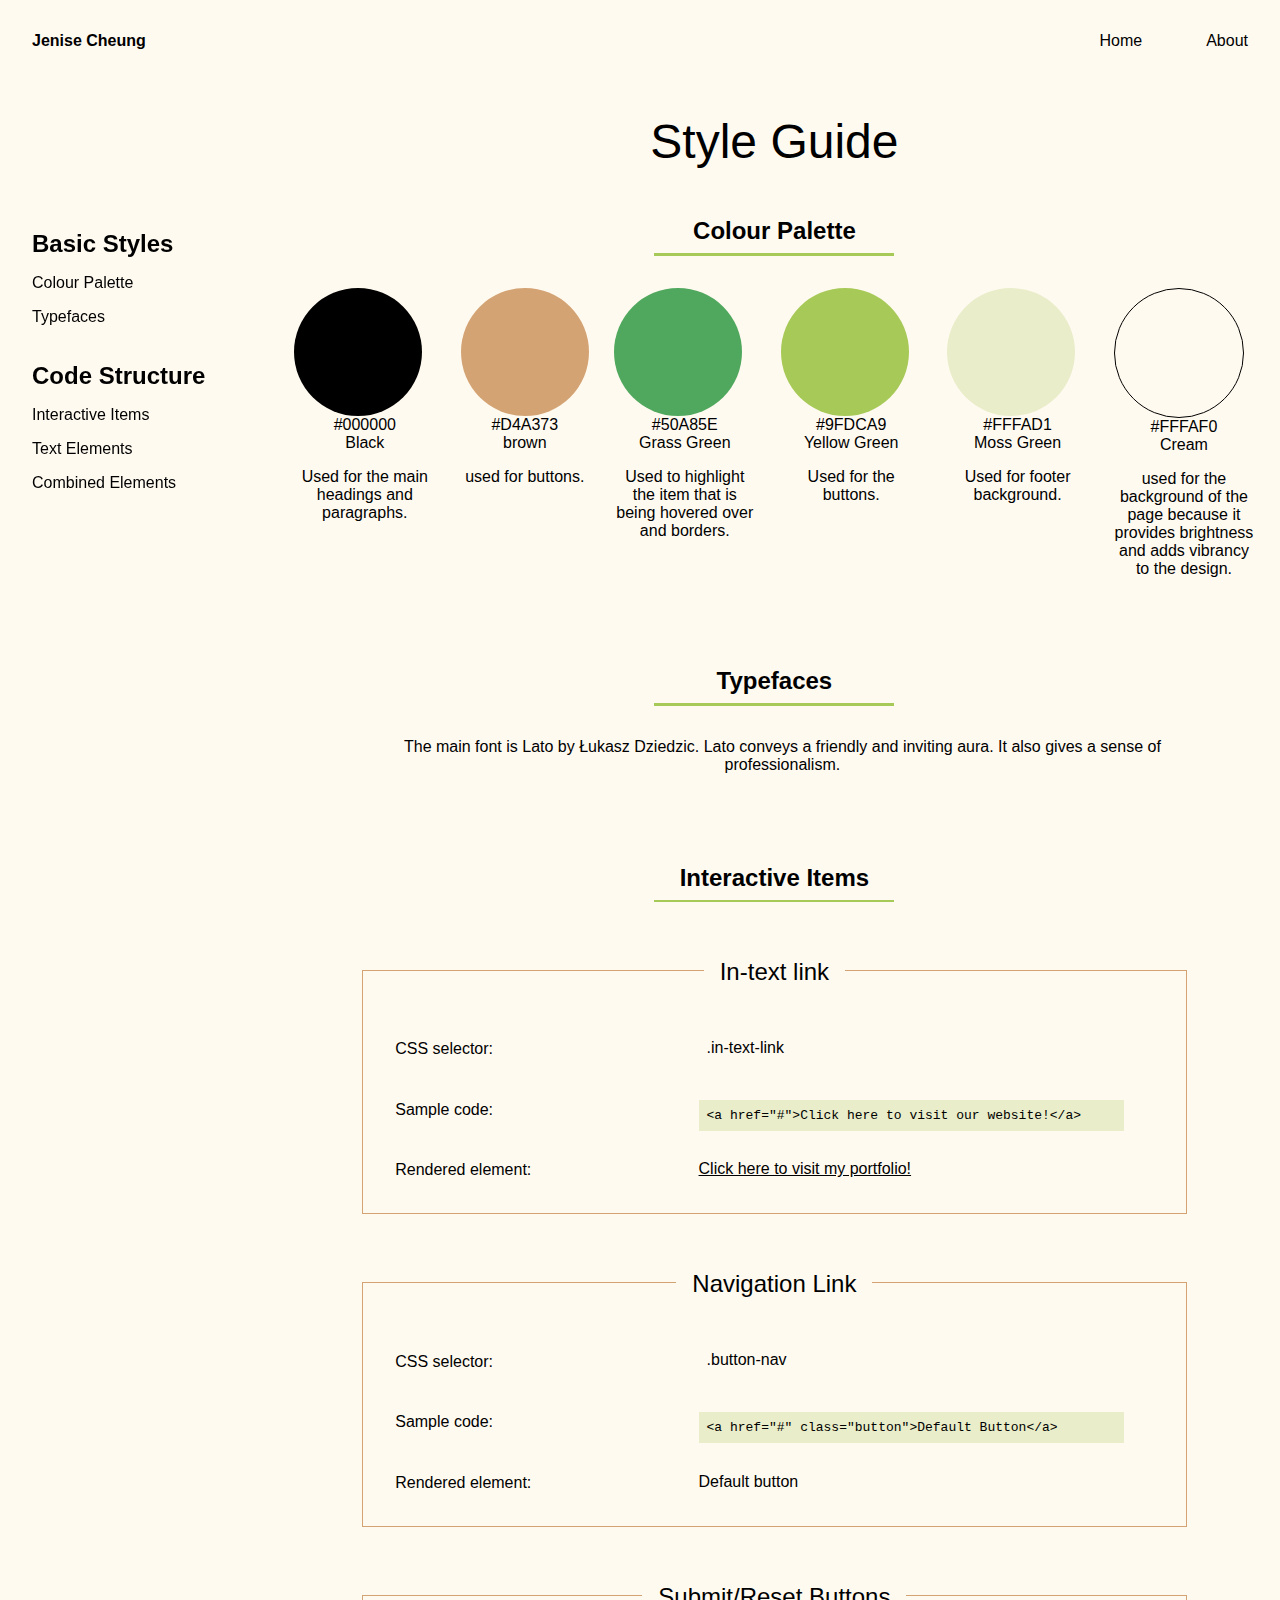
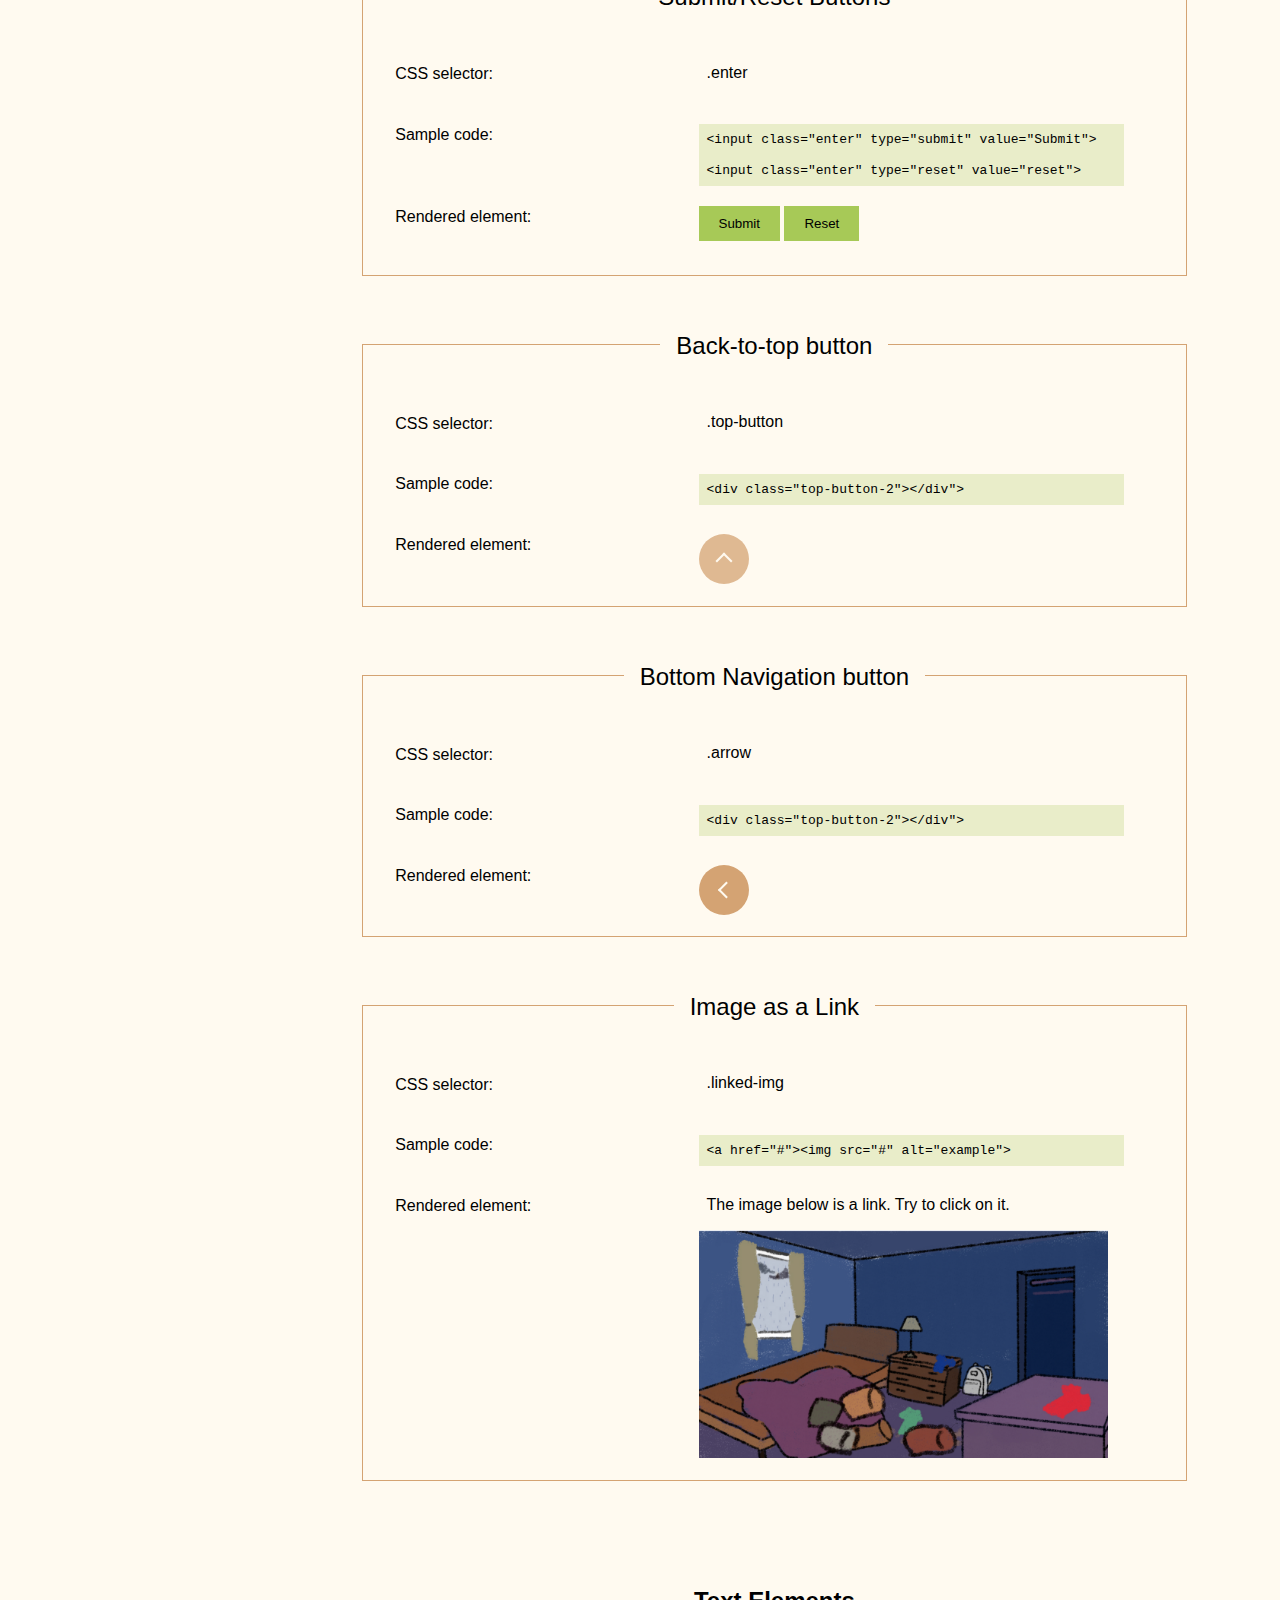
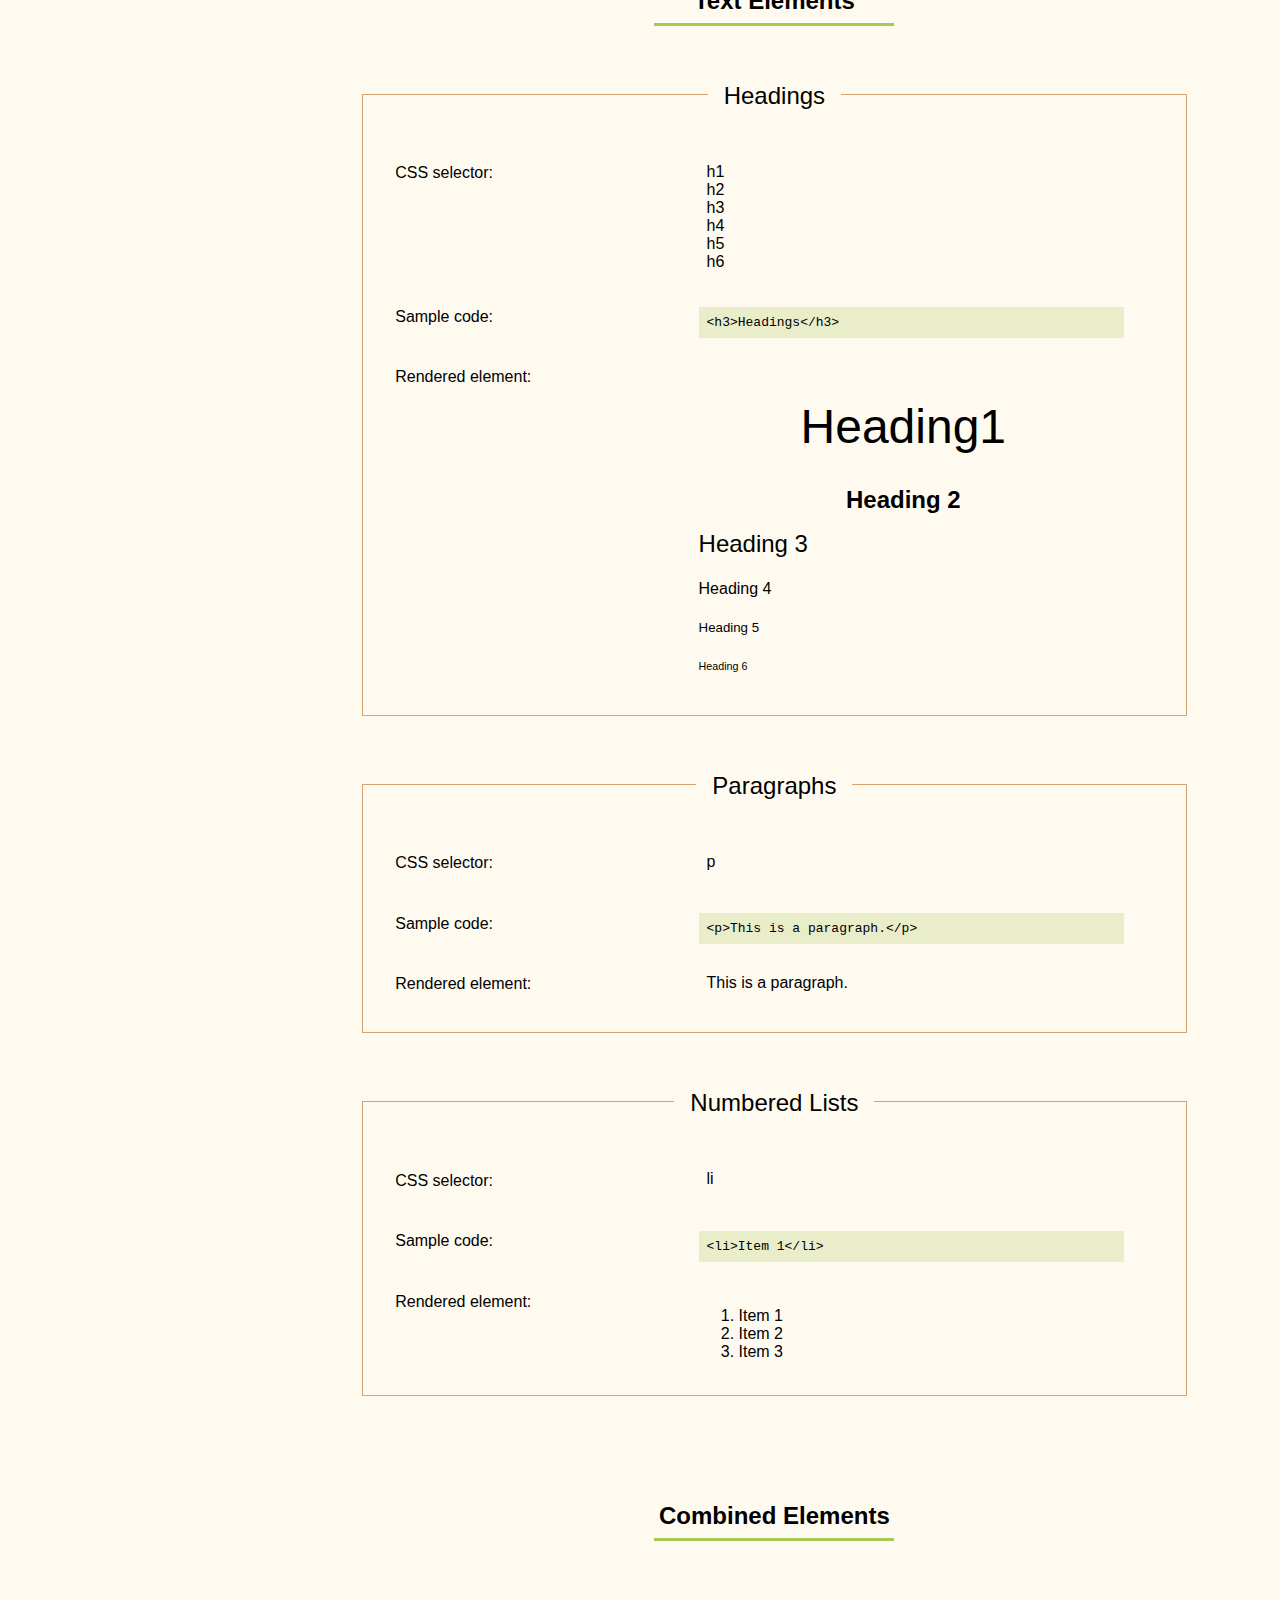
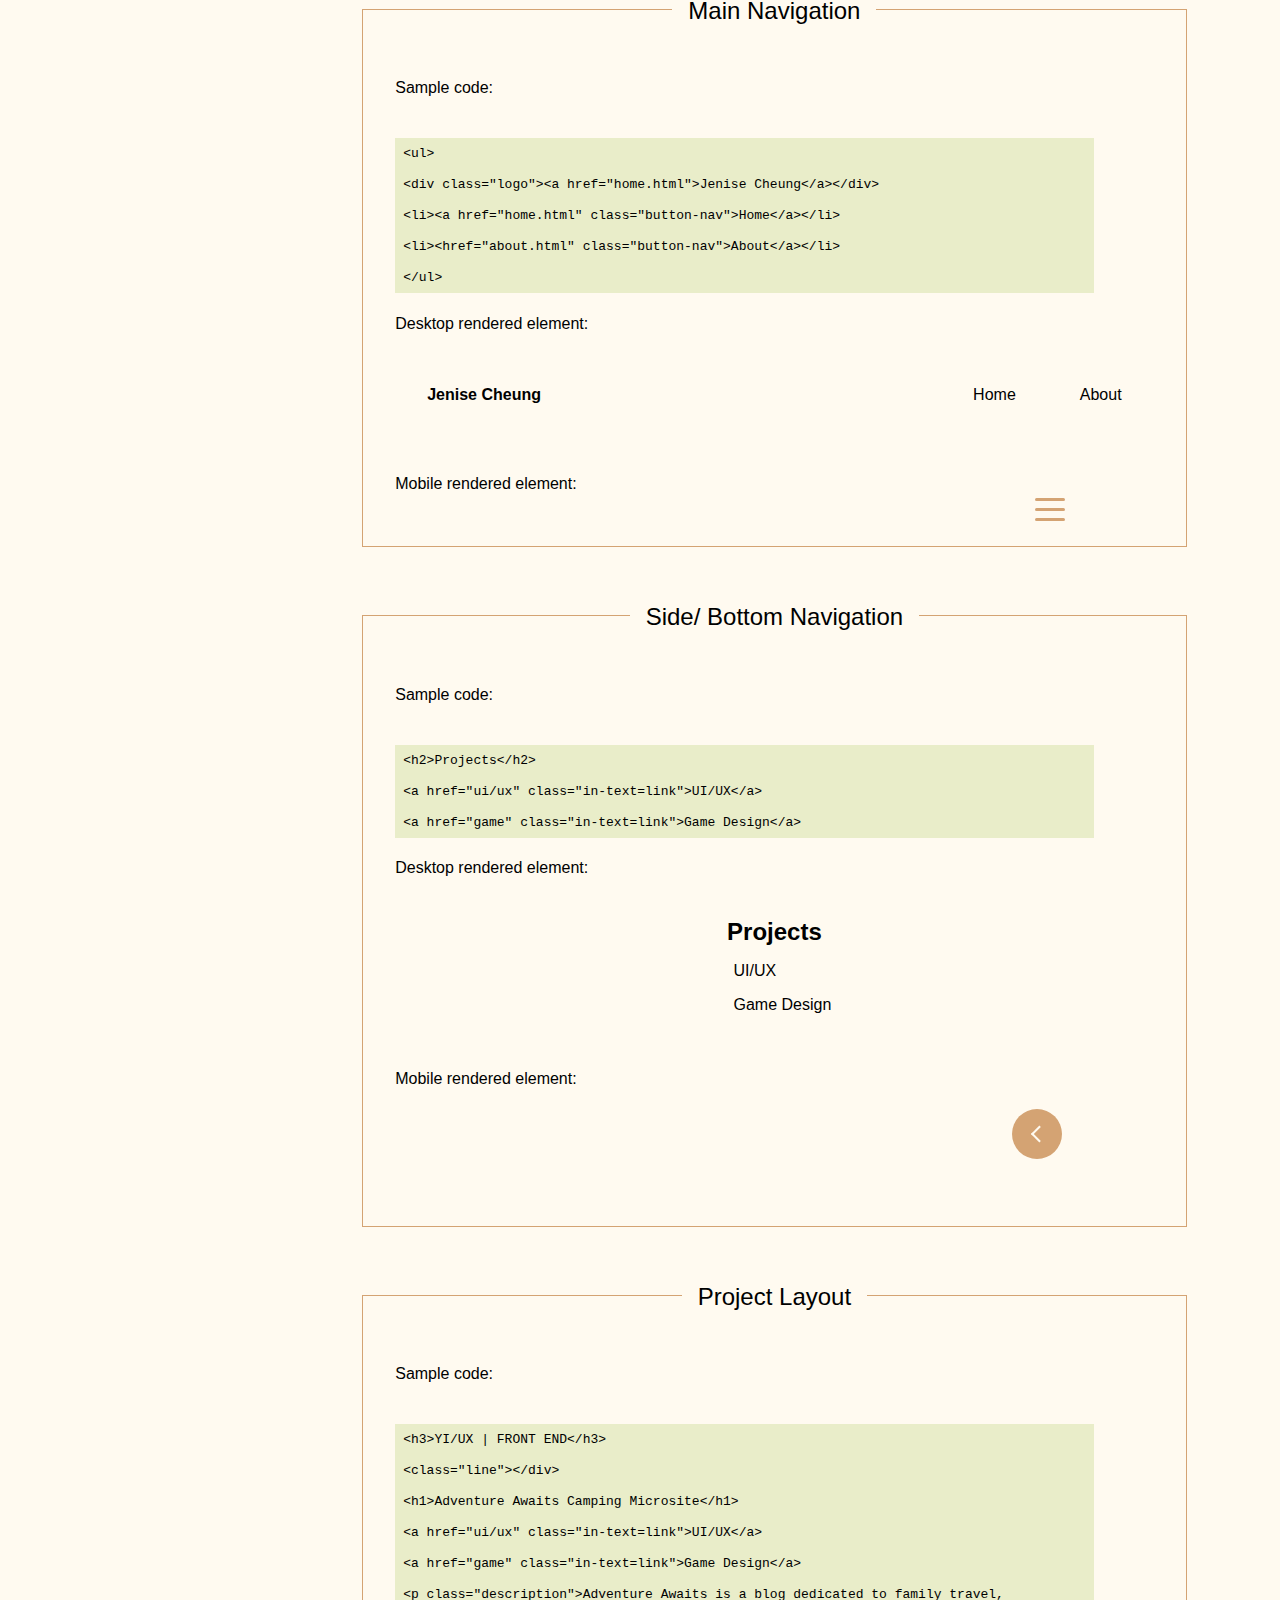
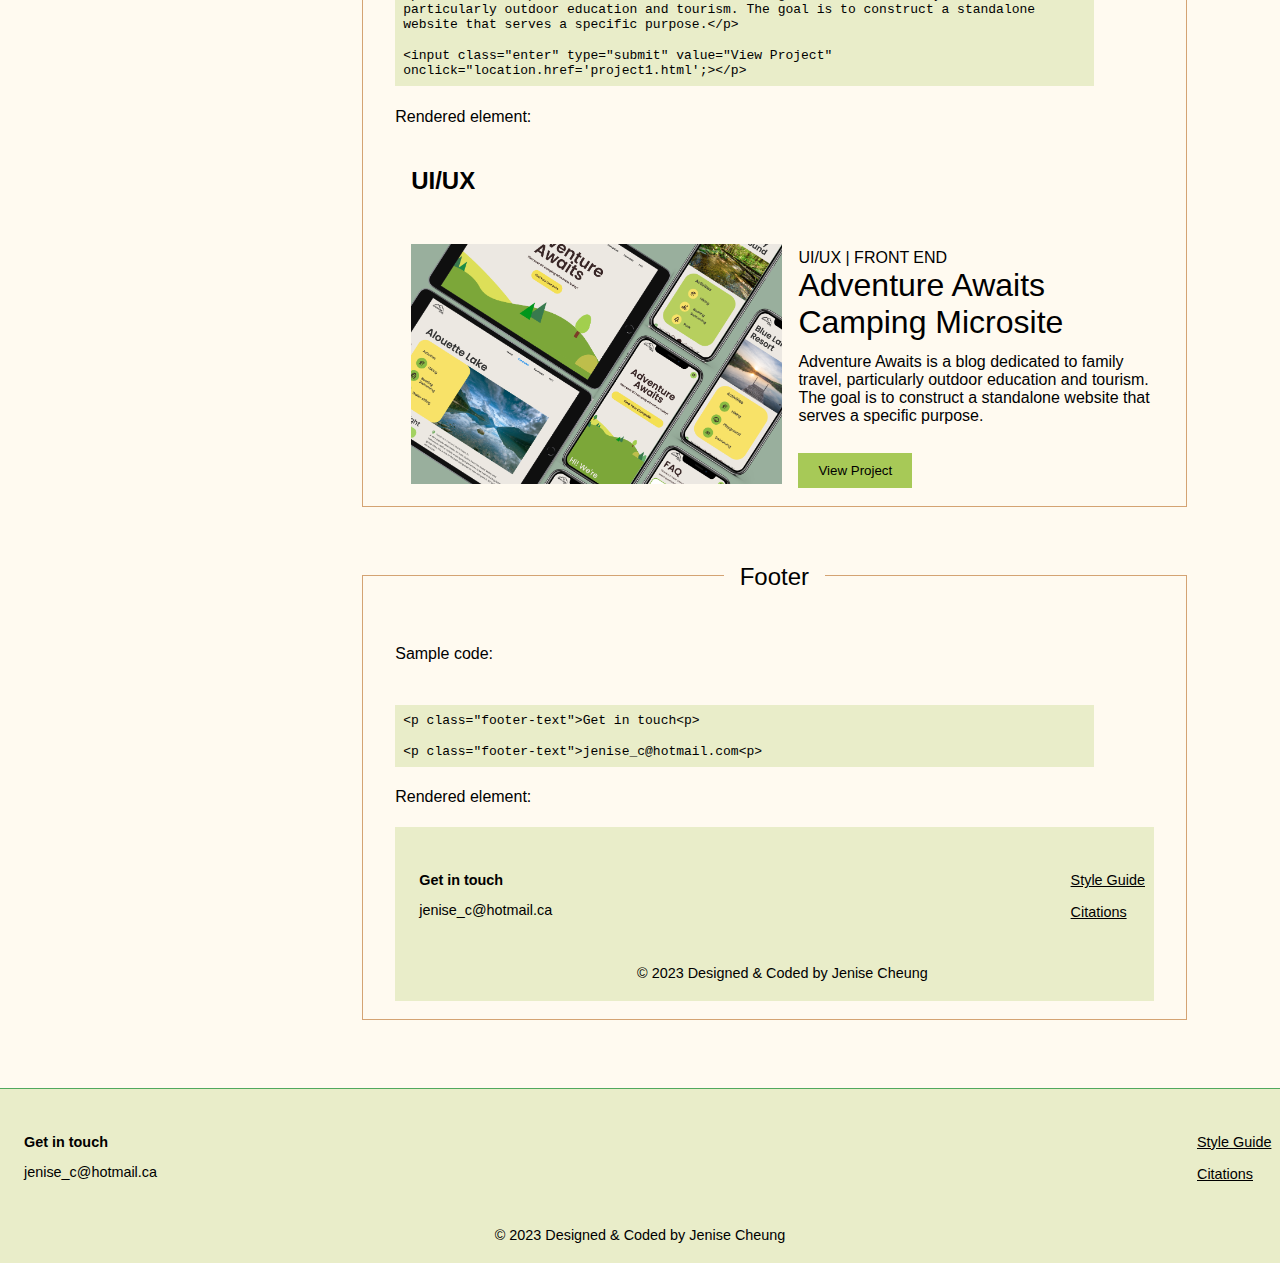
<file: index.html>
<!DOCTYPE html>
<html lang="en">

<head>
  <meta charset="utf-8">
  <meta name="viewport" content="width=device-width, initial-scale=1.0">
  <title> Style Guide</title>

  <link href="css/main.css" rel="stylesheet">
  <link href="css/index.css" rel="stylesheet">
  <script src="https://code.jquery.com/jquery-3.6.0.min.js"></script>

</head>

<body>
  
  <header>
    <div class="topbanner">
      <div class="logo"><a href="home.html">Jenise Cheung</a></div>
        <nav>
          <ul>
              <li><a href="home.html" class="button-nav">Home</a></li>
              <li><a href="about.html" class="button-nav">About</a></li>
          </ul>
        </nav>
    </div>
  </header>

  <!--Top Navigation-->
  <div class="menu-wrap">
    <input type="checkbox" class="toggler" id="toggle">
    <div class="menu">
      <div>
        <div>
          <ul>
            <li><a href="home.html" class="button-nav">Home</a></li>
            <li><a href="about.html" class="button-nav">About</a></li>
          </ul>
        </div>
      </div>
    </div>
  </div>
  
  <section class="hamburger">
    <nav class="navbar">
      <div class="container-fluid">
        <button class="navbar-toggler first-button animated-icon1" type="button" data-mdb-toggle="collapse"
          data-mdb-target="#toggle" aria-controls="navbarToggleExternalContent9"
          aria-expanded="false" aria-label="Toggle navigation">
          <span></span><span></span><span></span>
        </button>
      </div>
    </nav>
    <div class="collapse" id="navbarToggleExternalContent9">
    </div>
  </section>
  <!--End of Top Navigation-->

  <!--Back to top navigation-->
  <div class="top-button"></div>

  <!--End of back to top navigation-->

  <section class="index">
    <div class="index-box">
      <!--Bottom Navigation-->
      <div class="index-left">
        <h2>Basic Styles</h2>
        <a href="#colours" class="in-text-link">Colour Palette</a>
        <a href="#fonts" class="in-text-link">Typefaces</a>
      
        <h2>Code Structure</h2>
        <a href="#items" class="in-text-link">Interactive Items</a>
        <a href="#texts" class="in-text-link">Text Elements</a>
        <a href="#elements" class="in-text-link">Combined Elements</a>
      </div>

  

      <div class="mobile-bottom-nav">
        <input type="checkbox">

        <section class="arrow">
          <nav class="navbar">
              <button class="navbar-toggler first-button animated-icon2" type="button"></button>
          </nav>
        </section>
 
     
        <div class="bottom-menu">
          <div class="mobile-bottom-nav__item">
            <a href="#colours" class="mobile-bottom-nav__item-content">Colour Palette</a>		
          </div>

          <div class="mobile-bottom-nav__item">
            <a href="#fonts" class="mobile-bottom-nav__item-content">Typeface</a>		
          </div>

          <div class="mobile-bottom-nav__item">
            <a href="#items" class="mobile-bottom-nav__item-content">Interactive Items</a>		
          </div>
        
          <div class="mobile-bottom-nav__item">
            <a href="#texts" class="mobile-bottom-nav__item-content">Text Elements</a>
          </div>
        
          <div class="mobile-bottom-nav__item">
            <a href="#elements" class="mobile-bottom-nav__item-content">Combined Elements</a>
          </div>

          <div class="mobile-bottom-nav__item">
          </div>
          <div class="mobile-bottom-nav__item">
          </div>
          <div class="mobile-bottom-nav__item">
          </div>

          <div class="mobile-bottom-nav__item">
          </div>
        </div>
      </div>

      <!--Bottom Navigation-->

      <div class="citations-right">
        <h1 class="title">Style Guide</h1>
        <div class="right-side">
          <h2 id="colours">Colour Palette</h2>
          <div class="border"></div>
          <div class = "image-container">
            <div class="column">
              <div class="colour-box" id="black"></div>
              <p>#000000 <br> Black</p>
              <p class="note">Used for the main headings and paragraphs.</p>
            </div>

            <div class="column">
              <div class="colour-box" id="brown"></div>
              <p>#D4A373 <br> brown</p>
              <p class="note">used for buttons.</p>
            </div>

            <div class="column">
              <div class="colour-box" id="grass"></div>
              <p>#50A85E <br> Grass Green </p>
              <p class="note">Used to highlight the item that is being hovered over and borders.</p>
            </div>

            <div class="column">
              <div class="colour-box" id="yellow_green"></div>
              <p>#9FDCA9 <br> Yellow Green </p>
              <p class="note">Used for the buttons.</p>
            </div>

            <div class="column">
              <div class="colour-box" id="moss"></div>
              <p>#FFFAD1 <br> Moss Green</p>
              <p class="note">Used for footer background.</p>
            </div>

            <div class="column">
              <div class="colour-box" id="cream"></div>
              <p>#FFFAF0 <br> Cream</p>
              <p class="note">used for the background of the page because it provides brightness and adds vibrancy to the design.</p>
            </div>
          </div>

          <br>
          <br>
          <br>

          <h2 id="fonts">Typefaces</h2>
          <div class="border"></div>
          <div class="font">
            <p>The main font is Lato by Łukasz Dziedzic. Lato conveys a friendly and inviting aura. It also gives a sense of professionalism.</p>
          </div>
          
          <br>
          <br>
          <br>

          <h2 id="items">Interactive Items</h2>
          <div class="border"></div>
          <section class="element">
            <h3>In-text link</h3>
            <div class="index-content">
              <div class="index-group">
                <h4>CSS selector:</h4>
              </div>
              <div class="index-description">
                <p>.in-text-link</p>
              </div>

              <div class="index-group">
                <h4>Sample code:</h4>
              </div>
              <div class="index-description">
                <code>&lt;a href="#"&gt;Click here to visit our website!&lt;/a&gt;</code>
              </div>

              <div class="index-group">
                <h4 class="rendered">Rendered element:</h4>
              </div>
              <div class="index-description">
                <a href="home.html" class ="in-text-link">Click here to visit my portfolio!</a>
              </div>
              <br>
            </div>
          </section>

          <section class="element">
            <h3>Navigation Link</h3>
            <div class="index-content">
              <div class="index-group">
                <h4>CSS selector:</h4>
              </div>
              <div class="index-description">
                <p>.button-nav</p>
              </div>

              <div class="index-group">
                <h4>Sample code:</h4>
              </div>

              <div class="index-description">
                <code>&lt;a href="#" class="button"&gt;Default Button&lt;/a&gt;</code>
              </div>
              <div class="index-group">
                <h4 class="rendered">Rendered element:</h4>
              </div>
              <div class="index-description">
                <div class="nav-example">
                  <a href="#" class="button-nav">Default button</a>
                </div>
              </div>
              <br>
            </div>
          </section>

          <section class="element">
            <h3>Submit/Reset Buttons</h3>
            <div class="index-content">
              <div class="index-group">
                <h4>CSS selector:</h4>
              </div>

              <div class="index-description">
                <p>.enter</p>
              </div>

              <div class="index-group">
                <h4>Sample code:</h4>
              </div>

              <div class="index-description">
                <code>&lt;input class="enter" type="submit" value="Submit"&gt;</code>
                <code>&lt;input class="enter" type="reset" value="reset"&gt;</code>
              </div>

              <div class="index-group">
                <h4 class="rendered">Rendered element:</h4>
              </div>

              <div class="index-description">
                <input class = "enter" type="submit" value="Submit">
                <input class = "enter" type="submit" value="Reset">
              </div>
              <br>
            </div>
          </section>

          <section class="element">
            <h3>Back-to-top button</h3>
            <div class="index-content">
              <div class="index-group">
                <h4>CSS selector:</h4>
              </div>

              <div class="index-description">
                <p>.top-button</p>
              </div>

              <div class="index-group">
                <h4>Sample code:</h4>
              </div>

              <div class="index-description">
                <code>&lt;div class="top-button-2"&gt;&lt;/div"&gt;</code>
              </div>

              <div class="index-group">
                <h4 class="rendered">Rendered element:</h4>
              </div>

              <div class="index-description">
                <div class="top-button-2"></div>
              </div>
              <br>
            </div>
          </section>

          <section class="element">
            <h3>Bottom Navigation button</h3>
            <div class="index-content">
              <div class="index-group">
                <h4>CSS selector:</h4>
              </div>

              <div class="index-description">
                <p>.arrow</p>
              </div>

              <div class="index-group">
                <h4>Sample code:</h4>
              </div>

              <div class="index-description">
                <code>&lt;div class="top-button-2"&gt;&lt;/div"&gt;</code>
              </div>

              <div class="index-group">
                <h4 class="rendered">Rendered element:</h4>
              </div>

              <div class="index-description">
                <section class="arrow-3">
                  <nav class="navbar">
                      <button class="navbar-toggler first-button animated-icon2" type="button"></button>
                  </nav>
                </section>
              </div>
              <br>
            </div>
          </section>

          <section class="element">
            <h3>Image as a Link</h3>
            <div class="index-content">
              <div class="index-group">
                <h4>CSS selector:</h4>
              </div>

              <div class="index-description">
                <p>.linked-img</p>
              </div>

              <div class="index-group">
                <h4>Sample code:</h4>
              </div>

              <div class="index-description">
                <code>&lt;a href="#"&gt;&lt;img src="#" alt="example"&gt;</code>
              </div>

              <div class="index-group">
                <h4>Rendered element:</h4>
              </div>

              <div class="index-description">
                <p>The image below is a link. Try to click on it.</p>
                <a href="home.html">
                  <div class = "overlay-container">
                    <img src="images/room.jpg"  alt="Gloomy room" class="linked-img">
                  </div>
                </a>
              </div>
              <br>
            </div>
          </section>

          <br>
          <br>
          <br>

          <section id="text_elements">
            <h2 id="texts">Text Elements </h2>
            <div class="border"></div>
    
            <section class="element">
              <h3>Headings</h3>
              <div class="index-content">
                <div class="index-group">
                  <h4>CSS selector:</h4>
                </div>
  
                <div class="index-description">
                  <p>h1<br>h2<br>h3<br>h4<br>h5<br>h6</p>
                </div>

                <div class="index-group">
                  <h4>Sample code:</h4>
                </div>

                <div class="index-description">
                  <code>&lt;h3&gt;Headings&lt;/h3&gt;</code>
                </div>

                <div class="index-group">
                  <h4>Rendered element:</h4>
                </div>

                <div class="index-description">
                  <h1>Heading1</h1>
                  <h2>Heading 2</h2>
                  <h3 class="normal">Heading 3</h3>
                  <h4>Heading 4</h4>
                  <h5>Heading 5</h5>
                  <h6>Heading 6</h6>
                </div>
                <br>
              </div>
            </section>

            <section class="element">
              <h3>Paragraphs</h3>

              <div class="index-content">
                <div class="index-group">
                  <h4>CSS selector:</h4>
                </div>
  
                <div class="index-description">
                  <p>p</p>
                </div>

                <div class="index-group">
                  <h4>Sample code:</h4>
                </div>

                <div class="index-description">
                  <code>&lt;p&gt;This is a paragraph.&lt;/p&gt;</code>
                </div>

                <div class="index-group">
                  <h4>Rendered element:</h4>
                </div>

                <div class="index-description">
                  <p>This is a paragraph.</p>
                </div>
                <br>
              </div>
            </section>

            <section class="element">
              <h3>Numbered Lists</h3>
              
              <div class="index-content">
                <div class="index-group">
                  <h4>CSS selector:</h4>
                </div>

                <div class="index-description">
                  <p>li</p>
                </div>

                <div class="index-group">
                  <h4>Sample code:</h4>
                </div>

                <div class="index-description">
                  <code>&lt;li&gt;Item 1&lt;/li&gt;</code>
                </div>

                <div class="index-group">
                  <h4>Rendered element:</h4>
                </div>

                <div class="index-description">
                  <ol>
                    <li>Item 1</li>
                    <li>Item 2</li>
                    <li>Item 3</li>
                  </ol>
                </div> 
                <br>
              </div>
            </section>
            
            <!-- COMBINED ELEMENTS SECTION // -->

            <br>
            <br>
            <br>
            <section id="combined_elements">    
              <h2 id="elements">Combined Elements</h2>
              <div class="border"></div>
      
              <section class="element">
                <h3>Main Navigation</h3>
                <div class="index-combined">
                  <div class="index-group">
                    <h4>Sample code:</h4>
                  </div>

                  <div class="index-description">
                    <code>&lt;ul&gt;</code>
                    <code>&lt;div class="logo"&gt;&lt;a href="home.html"&gt;Jenise Cheung&lt;/a&gt;&lt;/div&gt;</code>
                    <code>&lt;li&gt;&lt;a href="home.html" class="button-nav"&gt;Home&lt;/a&gt;&lt;/li&gt;</code>
                    <code>&lt;li&gt;&lt;href="about.html" class="button-nav"&gt;About&lt;/a&gt;&lt;/li&gt;</code>
                    <code>&lt;/ul&gt;</code>
                  </div>

                  <h4>Desktop rendered element:</h4>
                  <div class="topbanner2">
                    <div class="logo"><a href="home.html">Jenise Cheung</a></div>
                      <ul>
                          <li><a href="home.html" class="button-nav">Home</a></li>
                          <li><a href="about.html" class="button-nav">About</a></li>
                      </ul>
                  </div>
                  <br>
                  <h4>Mobile rendered element:</h4>
                      <!--Top Navigation-->
                    <div class="menu-wrap-2">
                      <input type="checkbox" class="toggler" id="toggle-2">
                      <div class="menu">
                        <div>
                          <div>
                            <ul>
                              <li><a href="home.html" class="in-text-link">Home</a></li>
                              <li><a href="about.html" class="in-text-link">About</a></li>
                            </ul>
                          </div>
                        </div>
                      </div>
                    </div>
                    
                    <section class="hamburger-2">
                      <nav class="navbar">
                        <div class="container-fluid">
                          <button class="navbar-toggler first-button animated-icon1-2" type="button" data-mdb-toggle="collapse"
                            data-mdb-target="#toggle-2" aria-controls="navbarToggleExternalContent9"
                            aria-expanded="false" aria-label="Toggle navigation">
                            <span></span><span></span><span></span>
                          </button>
                        </div>
                      </nav>
                      <div class="collapse" id="navbarToggleExternalContent9-2">
                      </div>
                    </section>
                    <!--End of Top Navigation-->
                </div>
                
              </section>

              <section class="element">
                <h3>Side/ Bottom Navigation</h3>
                <div class="index-combined">
                  <div class="index-group">
                    <h4>Sample code:</h4>
                  </div>

                  <div class="index-description">
                    <code>&lt;h2&gt;Projects&lt;/h2&gt;</code>
                    <code>&lt;a href="ui/ux" class="in-text=link"&gt;UI/UX&lt;/a&gt;</code>
                    <code>&lt;a href="game" class="in-text=link"&gt;Game Design&lt;/a&gt;</code>
                  </div>

                  <h4>Desktop rendered element:</h4>
                  <div class="index-left-2">
                    <h2>Projects</h2>
                    <a href="" class ="in-text-link">UI/UX</a>
                    <a href="" class ="in-text-link">Game Design</a>
                  </div>
                  <br>
                  <h4>Mobile rendered element:</h4>
                  <div class="mobile-bottom-nav-2">
                    <input type="checkbox">
                    
                    <section class="arrow-2">
                      <nav class="navbar">
                          <button class="navbar-toggler first-button animated-icon2" type="button"></button>
                      </nav>
                    </section>
             
                    <div class="bottom-menu-2">
                      <div class="mobile-bottom-nav-2__item">
                        <a href="#uiux" class="mobile-bottom-nav-2__item-content">UI/UX</a>   
                      </div>
            
                      <div class="mobile-bottom-nav-2__item">
                        <a href="#game" class="mobile-bottom-nav-2__item-content">Game Design</a>   
                      </div>

                      <div class="mobile-bottom-nav-2__item">
                      </div>
     
                      
                    </div>
                  </div>
                </div>
                
              </section>

              <section class="element">
                <h3>Project Layout</h3>
                <div class="index-combined">
                  <div class="index-group">
                    <h4>Sample code:</h4>
                  </div>

                  <div class="index-description">
                    <code>&lt;h3&gt;YI/UX | FRONT END&lt;/h3&gt;</code>
                    <code>&lt;class="line"&gt;&lt;/div&gt;</code>
                    <code>&lt;h1&gt;Adventure Awaits Camping Microsite&lt;/h1&gt;</code>
                    <code>&lt;a href="ui/ux" class="in-text=link"&gt;UI/UX&lt;/a&gt;</code>
                    <code>&lt;a href="game" class="in-text=link"&gt;Game Design&lt;/a&gt;</code>
                    <code>&lt;p class="description"&gt;Adventure Awaits is a blog dedicated to family travel, particularly outdoor education and tourism. The goal is to construct a standalone website that serves a specific purpose.&lt;/p&gt;</code>
                    <code>&lt;input class="enter" type="submit" value="View Project" onclick="location.href='project1.html';&gt;&lt;/p&gt;</code>
                  </div>

                  <h4>Rendered element:</h4>
                  <h2 class="left" id="uiux">UI/UX</h2>
                  <div class="line"></div>
                  <div class = "content">
                    <div class="project-img">
                      <a href="project1.html">
                        <div class = "overlay-container">
                          <img src="images/site.png"  alt="Site" class="linked-img">
                        </div>
                      </a>
                    </div>
                    <div class="text">
                      <h3>UI/UX | FRONT END</h3>
                      <h1>Adventure Awaits Camping Microsite</h1>
                      <p class="description">Adventure Awaits is a blog dedicated to family travel, particularly outdoor education and tourism. The goal is to construct a standalone website that serves a specific purpose.</p>
                      <input class="enter" type="submit" value="View Project" onclick="location.href='project1.html';">
                    </div>
                  </div>
                  <br>
                </div>
              </section>

              <section class="element">
                <h3>Footer</h3>
                <div class="index-combined">
                  <div class="index-group">
                    <h4>Sample code:</h4>
                  </div>

                  <div class="index-description">
                    <code>&lt;p class="footer-text"&gt;Get in touch&lt;p&gt;</code>
                    <code>&lt;p class="footer-text"&gt;jenise_c@hotmail.com&lt;p&gt;</code>
                  </div>
                  <h4>Rendered element:</h4>
                  <footer class="site-footer">
                    <div class="row">
                      <div class="align">
                        <div class="contact">
                            <p class="footer-text">Get in touch</p>
                            <p class="footer-email">jenise_c@hotmail.ca</p>
                        </div>
                        <div class="style">
                          <a href="index.html">Style Guide</a>
                          <br>
                          <a href="citations.html">Citations</a>
                        </div>
                      </div>
                      <br>
                      <br>
                      <p class="copyright">© 2023 Designed & Coded by Jenise Cheung</p>
                    </div>      
                  </footer>
                  <br>
                </div>
              </section>
              
            </section>
            <!-- // COMBINED ELEMENTS SECTION -->
          </section>
          <br>
          <br>      
        </div>

      </div>
    </div>
  </section>

  <div class="line"></div>
  <footer class="site-footer">
    <div class="row">
      <div class="align">
        <div class="contact">
            <p class="footer-text">Get in touch</p>
            <p class="footer-email">jenise_c@hotmail.ca</p>
        </div>
        <div class="style">
          <a href="index.html">Style Guide</a>
          <br>
          <a href="citations.html">Citations</a>
        </div>
      </div>
      <br>
      <br>
      <p class="copyright">© 2023 Designed & Coded by Jenise Cheung</p>
    </div>
  </footer>
  <script src="js/main.js"></script>

</body>
</file>
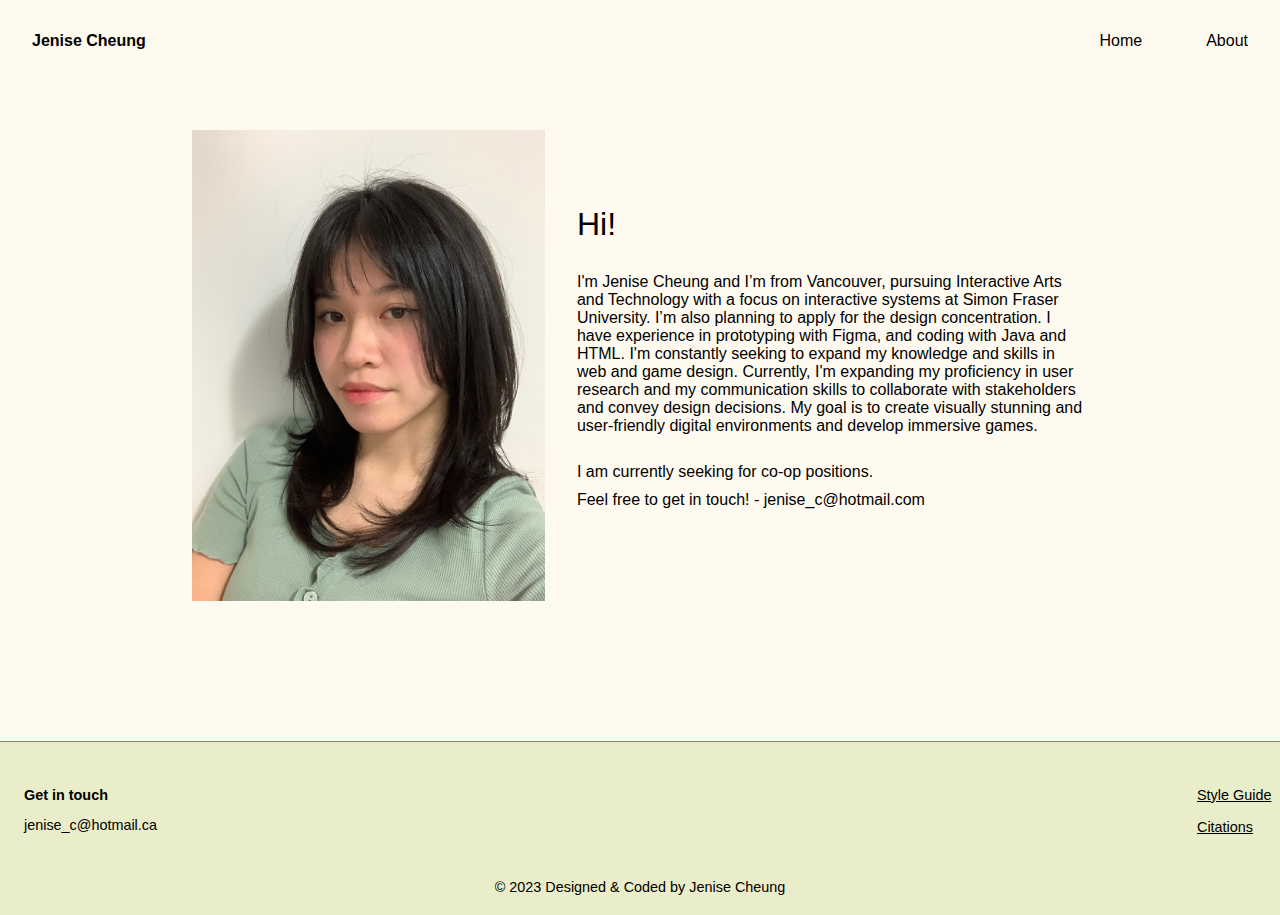
<file: about.html>
<!DOCTYPE html>
<html lang="en">

<head>

  <meta charset="utf-8">
  <meta name="viewport" content="width=device-width, initial-scale=1.0">
  <title>Jenise Cheung - About</title>

  <link href="css/main.css" rel="stylesheet">
  <script src="https://code.jquery.com/jquery-3.6.0.min.js"></script>

</head>

<body>
  <header>
    <div class="topbanner">
      <div class="logo"><a href="home.html">Jenise Cheung</a></div>
        <ul>
            <li><a href="home.html" class="button-nav">Home</a></li>
            <li><a href="about.html" class="button-nav">About</a></li>
        </ul>
    </div>
  </header>

    <!--Top Navigation-->
    <div class="menu-wrap">
      <input type="checkbox" class="toggler" id="toggle">
      <div class="menu">
        <div>
          <div>
            <ul>
              <li><a href="home.html" class="button-nav">Home</a></li>
              <li><a href="about.html" class="button-nav">About</a></li>
            </ul>
          </div>
        </div>
      </div>
    </div>
    
    <section class="hamburger">
      <nav class="navbar">
        <div class="container-fluid">
          <button class="navbar-toggler first-button animated-icon1" type="button" data-mdb-toggle="collapse"
            data-mdb-target="#toggle" aria-controls="navbarToggleExternalContent9"
            aria-expanded="false" aria-label="Toggle navigation">
            <span></span><span></span><span></span>
          </button>
        </div>
      </nav>
      <div class="collapse" id="navbarToggleExternalContent9">
      </div>
    </section>
    <!--End of Top Navigation-->
  
    <!--Back to top navigation-->
    <div class="top-button"></div>
    <!--End of back to top navigation-->

  <section class="index">
      <div class ="about-content">
        <div class="me-img">
          <img src="images/me.jpg"  alt="Portrait of Jenise Cheung" class="me">
        </div>
        <div class="right2">
          <div class="text">
            <h1>Hi!</h1>
            <br> <br> <br>
            <p>I'm Jenise Cheung and I’m from Vancouver, pursuing Interactive Arts and Technology with a focus on interactive systems at Simon Fraser University. I’m also planning to apply for the design concentration. I have experience in prototyping with Figma, and coding with Java and HTML. I'm constantly seeking to expand my knowledge and skills in web and game design. Currently, I'm expanding my proficiency in user research and my communication skills to collaborate with stakeholders and convey design decisions. My goal is to create visually stunning and user-friendly digital environments and develop immersive games.</p>
            <br>
            <br>
            <p>I am currently seeking for co-op positions.</p>
            <br>
            <p>Feel free to get in touch! - jenise_c@hotmail.com</p>
          </div>
        </div>
      </div>
    <br>
    <br>
    <br>
  </section>

  <br>
  <br>
  <br>

  <div class="line"></div>
  <footer class="site-footer">
    <div class="row">
      <div class="align">
        <div class="contact">
            <p class="footer-text">Get in touch</p>
            <p class="footer-email">jenise_c@hotmail.ca</p>
        </div>
        <div class="style">
          <a href="index.html">Style Guide</a>
          <br>
          <a href="citations.html">Citations</a>
        </div>
      </div>
      <br>
      <br>
      <p class="copyright">© 2023 Designed & Coded by Jenise Cheung</p>
    </div>
  </footer>

  <script src="js/main.js"></script>
</body>
</file>
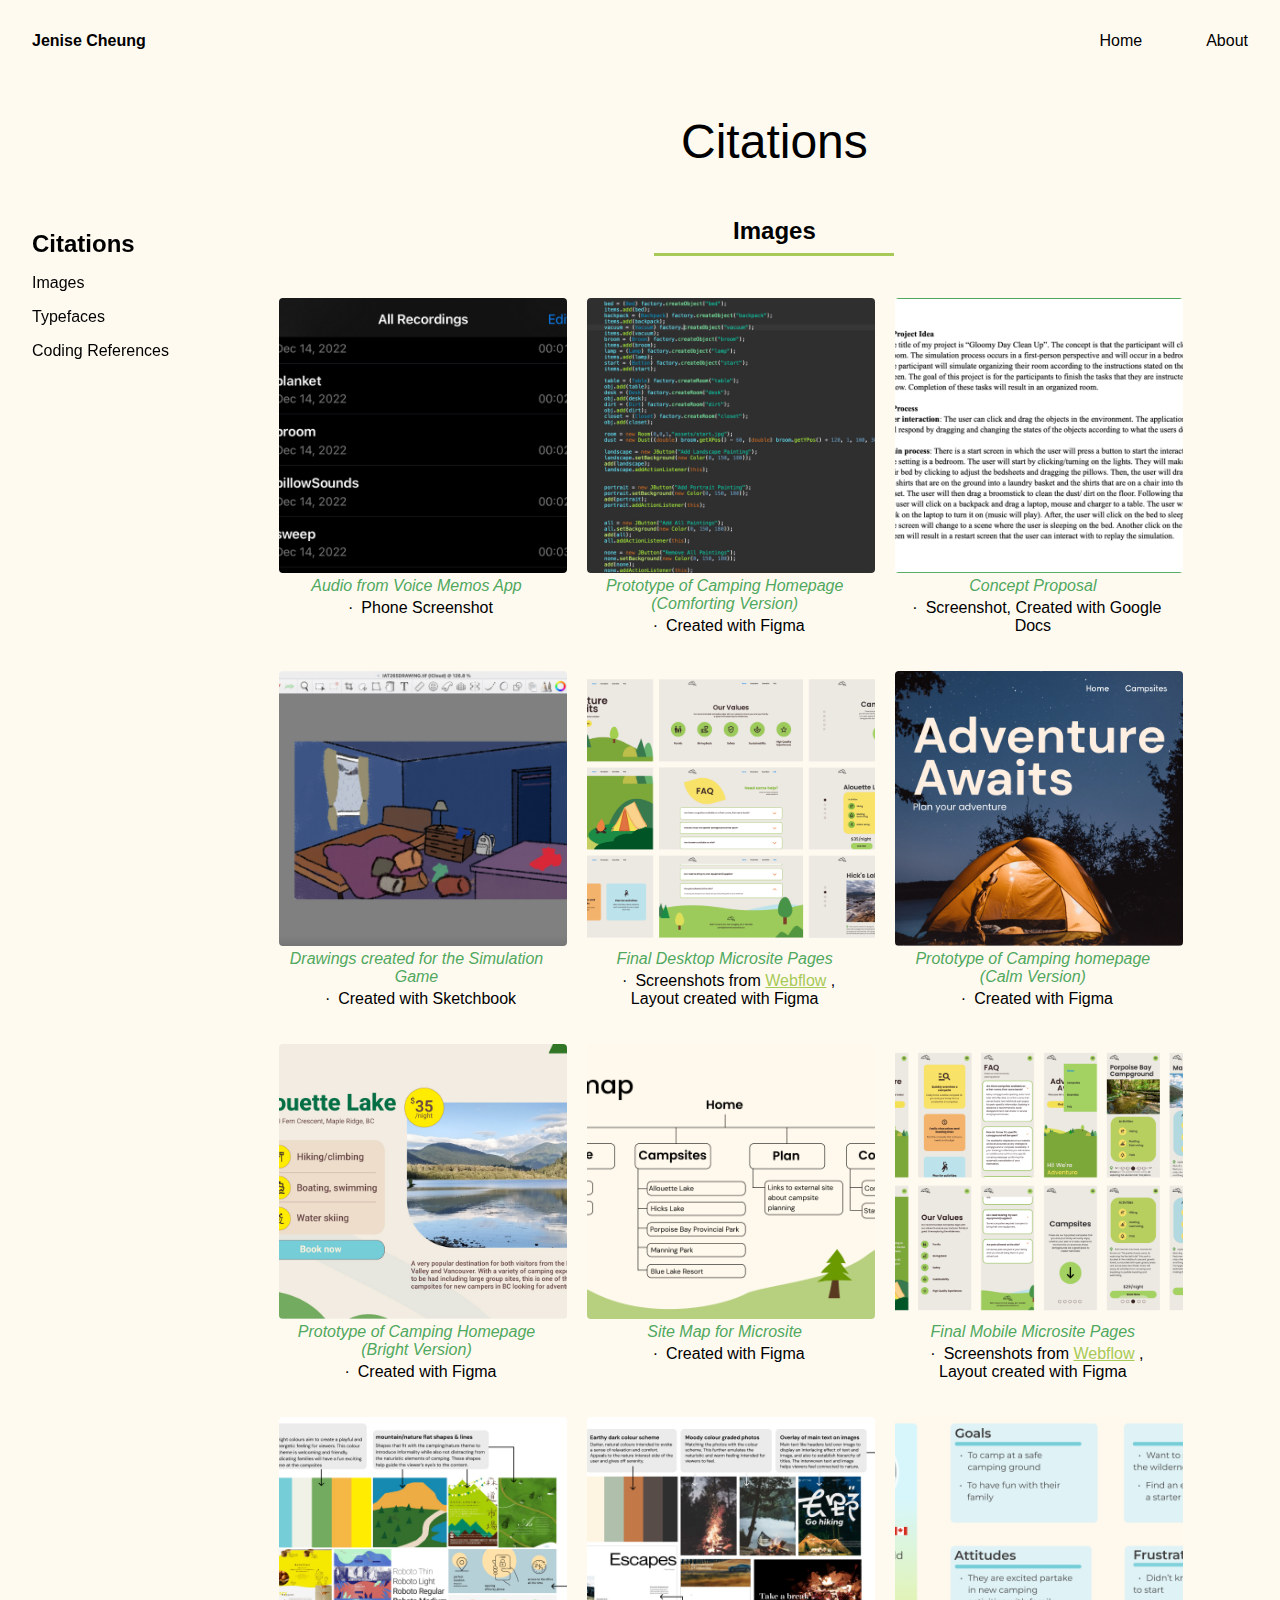
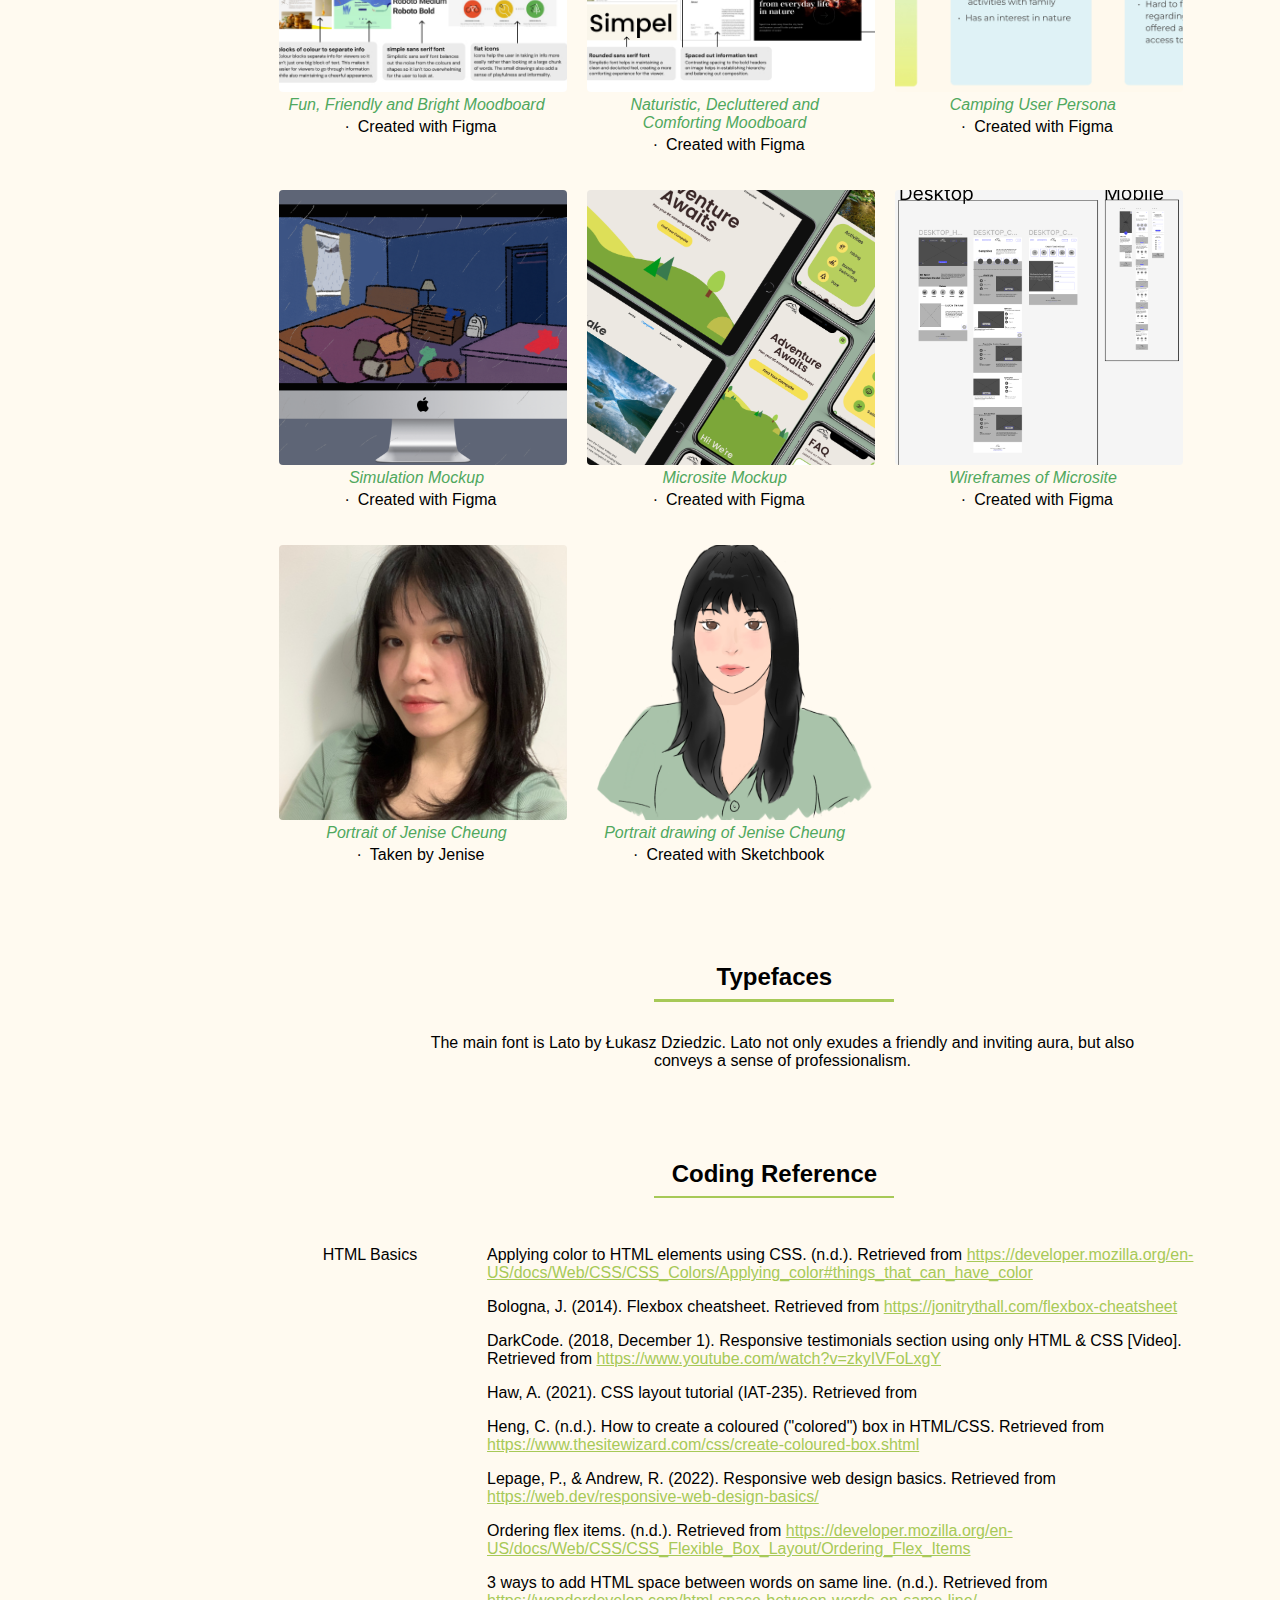
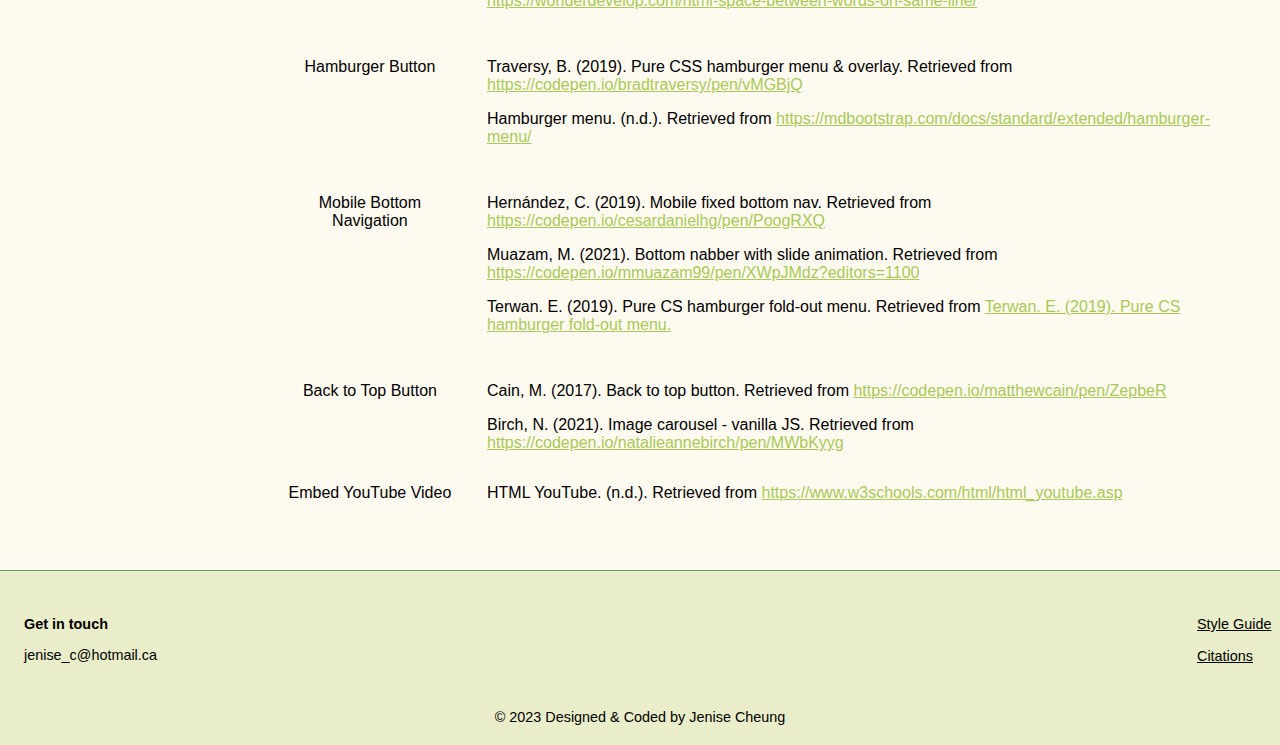
<file: citations.html>
<!DOCTYPE html>
<html lang="en">

<head>
  <meta charset="utf-8">
  <meta name="viewport" content="width=device-width, initial-scale=1.0">
  <title>Jenise Cheung - Citations</title>

  <link href="css/main.css" rel="stylesheet">
  <script src="https://code.jquery.com/jquery-3.6.0.min.js"></script>

</head>

<body>
  
  <header>
    <div class="topbanner">
      <div class="logo"><a href="home.html">Jenise Cheung</a></div>
        <nav>
          <ul>
              <li><a href="home.html" class="button-nav">Home</a></li>
              <li><a href="about.html" class="button-nav">About</a></li>
          </ul>
        </nav>
    </div>
  </header>

  <!--Top Navigation-->
  <div class="menu-wrap">
    <input type="checkbox" class="toggler" id="toggle">
    <div class="menu">
      <div>
        <div>
          <ul>
            <li><a href="home.html" class="button-nav">Home</a></li>
            <li><a href="about.html" class="button-nav">About</a></li>
          </ul>
        </div>
      </div>
    </div>
  </div>
  
  <section class="hamburger">
    <nav class="navbar">
      <div class="container-fluid">
        <button class="navbar-toggler first-button animated-icon1" type="button" data-mdb-toggle="collapse"
          data-mdb-target="#toggle" aria-controls="navbarToggleExternalContent9"
          aria-expanded="false" aria-label="Toggle navigation">
          <span></span><span></span><span></span>
        </button>
      </div>
    </nav>
    <div class="collapse" id="navbarToggleExternalContent9">
    </div>
  </section>
  <!--End of Top Navigation-->

  <!--Back to top navigation-->
  <div class="top-button"></div>

  <!--End of back to top navigation-->

  <section class="index">
    <div class="index-box">
      <!--Bottom Navigation-->
      <div class="index-left">
        <h2>Citations</h2>
        <a href="#images"  class ="in-text-link">Images</a>
        <a href="#fonts"  class ="in-text-link">Typefaces</a>
        <a href="#code"  class ="in-text-link">Coding References</a>
      </div>

      <div class="mobile-bottom-nav">
        <input type="checkbox">

        <section class="arrow">
          <nav class="navbar">
              <button class="navbar-toggler first-button animated-icon2" type="button"></button>
          </nav>
        </section>
 
     
        <div class="bottom-menu">
          <div class="mobile-bottom-nav__item">
            <a href="#images" class="mobile-bottom-nav__item-content">Images</a>		
          </div>

          <div class="mobile-bottom-nav__item">
            <a href="#fonts" class="mobile-bottom-nav__item-content">Typefaces</a>		
          </div>

          <div class="mobile-bottom-nav__item">
            <a href="#code" class="mobile-bottom-nav__item-content">Coding References</a>		
          </div>
        
          <div class="mobile-bottom-nav__item">
          </div>
          <div class="mobile-bottom-nav__item">
          </div>
          <div class="mobile-bottom-nav__item">
          </div>

          <div class="mobile-bottom-nav__item">
          </div>
        </div>
      </div>

      <!--Bottom Navigation-->
      <div class="citations-right">
        <h1 class="title">Citations</h1>
        <div class="right-side">
          <h2 id="images">Images</h2>
          <div class="border"></div>
          <div class = "image-layout">
            <div class="image-box">
              <img src="images/audio.jpg" alt="Screenshot of Voice Memos">
              <p>Audio from Voice Memos App</p>
              <p class="second-pt">&ensp;·&ensp;Phone Screenshot</p>
            </div>

          

            <div class="image-box">
              <img src="images/code.jpg" alt="Prototype of Camping Homepage">
              <p>Prototype of Camping Homepage (Comforting Version)</p>
              <p class="second-pt">&ensp;·&ensp;Created with Figma</p>
            </div>

            <div class="image-box">
              <img src="images/process.jpg" alt="Concept Proposal">
              <p>Concept Proposal</p>
              <p class="second-pt">&ensp;·&ensp;Screenshot, Created with Google Docs </p>
            </div>

            <div class="image-box">
              <img src="images/drawings.jpg" alt="Simulation drawings">
              <p>Drawings created for the Simulation Game</p>
              <p class="second-pt">&ensp;·&ensp;Created with Sketchbook</p>
            </div>

            <div class="image-box">
              <img src="images/full_site.png" alt="Final Desktop Microsite Pages">
              <p>Final Desktop Microsite Pages</p>
              <p class="second-pt">&ensp;·&ensp;Screenshots from <a
                href="https://iat235p4.webflow.io">Webflow</a>
                , Layout created with Figma
              </p>
            </div>

            <div class="image-box">
              <img src="images/camping.jpg" alt="Prototype of Camping homepage (Calm Version)">
              <p>Prototype of Camping homepage (Calm Version)</p>
              <p class="second-pt">&ensp;·&ensp;Created with Figma</p>
            </div>

            <div class="image-box">
              <img src="images/lake.jpg" alt="Prototype of Camping homepage (Bright Version)">
              <p>Prototype of Camping Homepage (Bright Version)</p>
              <p class="second-pt">&ensp;·&ensp;Created with Figma</p>
            </div>

            <div class="image-box">
              <img src="images/map.jpg" alt="Site Map for Microsite">
              <p>Site Map for Microsite</p>
              <p class="second-pt">&ensp;·&ensp;Created with Figma</p>
            </div>

            <div class="image-box">
              <img src="images/mobile.png" alt="Final Mobile Microsite Pages">
              <p>Final Mobile Microsite Pages</p>
              <p class="second-pt">&ensp;·&ensp;Screenshots from <a
                href="https://preview.webflow.com/preview/iat235p4?utm_medium=preview_link&utm_source=designer&utm_content=iat235p4&preview=c861bb571f2389e2c72ddad08f799bc7&pageId=62f0b2b460a7992a514e9b89&workflow=preview">Webflow</a>
                , Layout created with Figma
              </p>
            </div>

            <div class="image-box">
              <img src="images/moodboard_1.jpg" alt="Fun, Friendly and Bright Moodboard">
              <p>Fun, Friendly and Bright Moodboard</p>
              <p class="second-pt">&ensp;·&ensp;Created with Figma</p>
            </div>

            <div class="image-box">
              <img src="images/moodboard_2.jpg" alt="Naturistic, Decluttered and Comforting Moodboard">
              <p>Naturistic, Decluttered and Comforting Moodboard</p>
              <p class="second-pt">&ensp;·&ensp;Created with Figma</p>
            </div>

            <div class="image-box">
              <img src="images/persona.jpg" alt="Camping User Persona">
              <p>Camping User Persona</p>
              <p class="second-pt">&ensp;·&ensp;Created with Figma</p>
            </div>

            <div class="image-box">
              <img src="images/room.png" alt="Citation Image">
              <p>Simulation Mockup</p>
              <p class="second-pt">&ensp;·&ensp;Created with Figma</p>
            </div>

            <div class="image-box">
              <img src="images/site.png" alt="Microsite Mockup">
              <p>Microsite Mockup</p>
              <p class="second-pt">&ensp;·&ensp;Created with Figma</p>
            </div>

            <div class="image-box">
              <img src="images/wireframes.jpg" alt="Wireframes of Microsite">
              <p>Wireframes of Microsite</p>
              <p class="second-pt">&ensp;·&ensp;Created with Figma</p>
            </div>

            <div class="image-box">
              <img src="images/me.jpg" alt="Portrait of Jenise Cheung">
              <p>Portrait of Jenise Cheung</p>
              <p class="second-pt">&ensp;·&ensp;Taken by Jenise</p>
            </div>

            <div class="image-box">
              <img src="images/portrait.png" alt="Portrait drawing of Jenise Cheung">
              <p>Portrait drawing of Jenise Cheung</p>
              <p class="second-pt">&ensp;·&ensp;Created with Sketchbook</p>
            </div>

    
          </div>

          <br>
          <br>
          <br>

          <h2 id="fonts">Typefaces</h2>
          <div class="border"></div>
          <div class="font">
            <p>The main font is Lato by Łukasz Dziedzic. Lato not only exudes a friendly and inviting aura, but also conveys a sense of professionalism.</p>
          </div>
          
          <br>
          <br>
          <br>

          <h2 id="code">Coding Reference</h2>
          <div class="border"></div>
            <div class="project-explanation">

              <div class="project-content">
                <div class="group">
                  <h2>HTML Basics</h2>
                </div>
                
                <div class="coding">
                  <p>Applying color to HTML elements using CSS. (n.d.). Retrieved from <a
                    href="https://developer.mozilla.org/en-US/docs/Web/CSS/CSS_Colors/Applying_color#things_that_can_have_color">https://developer.mozilla.org/en-US/docs/Web/CSS/CSS_Colors/Applying_color#things_that_can_have_color</a>
                </p>
                
                  <p>Bologna, J. (2014). Flexbox cheatsheet. Retrieved from <a
                    href="https://jonitrythall.com/flexbox-cheatsheet">https://jonitrythall.com/flexbox-cheatsheet</a>
                </p>

                <p>DarkCode. (2018, December 1). Responsive testimonials section using only HTML & CSS [Video]. Retrieved from
                  <a href="https://www.youtube.com/watch?v=zkyIVFoLxgY">https://www.youtube.com/watch?v=zkyIVFoLxgY</a>
                </p>

                <p>Haw, A. (2021). CSS layout tutorial (IAT-235). Retrieved from
                  <a href="https://codepen.io/andrewhaw/pen/vYmgpoo/0db77dedc33eea088b549e4153a45796?editors=1100"></a>
                </p>


                <p>Heng, C. (n.d.). How to create a coloured ("colored") box in HTML/CSS. Retrieved from <a
                  href="https://www.thesitewizard.com/css/create-coloured-box.shtml">https://www.thesitewizard.com/css/create-coloured-box.shtml</a>
                </p>

                <p>Lepage, P., & Andrew, R. (2022). Responsive web design basics. Retrieved from <a
                href="https://web.dev/responsive-web-design-basics/">https://web.dev/responsive-web-design-basics/</a>
                </p>

                <p>Ordering flex items. (n.d.). Retrieved from <a
                  href="https://developer.mozilla.org/en-US/docs/Web/CSS/CSS_Flexible_Box_Layout/Ordering_Flex_Items">https://developer.mozilla.org/en-US/docs/Web/CSS/CSS_Flexible_Box_Layout/Ordering_Flex_Items</a>
                </p>

                <p>3 ways to add HTML space between words on same line. (n.d.). Retrieved from <a
                  href="https://wonderdevelop.com/html-space-between-words-on-same-line/">https://wonderdevelop.com/html-space-between-words-on-same-line/</a>
                </p>

    


                  
                
                </div>
              </div>

              <div class="project-content">

                <div class="group">
                  <h2>Hamburger Button</h2>
                </div>
                <div class="coding">
                  <p>Traversy, B. (2019). Pure CSS hamburger menu & overlay. Retrieved from <a
                    href="https://codepen.io/bradtraversy/pen/vMGBjQ">https://codepen.io/bradtraversy/pen/vMGBjQ</a>
                  </p>

                  <p>Hamburger menu. (n.d.).  Retrieved from <a
                    href="https://mdbootstrap.com/docs/standard/extended/hamburger-menu/
                    ">https://mdbootstrap.com/docs/standard/extended/hamburger-menu/
                  </a>
                  </p>
                </div>
              </div>

              <div class="project-content">
                <div class="group">
                  <h2>Mobile Bottom Navigation</h2>
                </div>
                <div class="coding">
                  <p>Hernández, C. (2019). Mobile fixed bottom nav. Retrieved from <a
                    href="https://codepen.io/cesardanielhg/pen/PoogRXQ">https://codepen.io/cesardanielhg/pen/PoogRXQ</a>
                  </p>

                  <p>Muazam, M. (2021). Bottom nabber with slide animation. Retrieved from <a
                    href="https://codepen.io/mmuazam99/pen/XWpJMdz?editors=1100">https://codepen.io/mmuazam99/pen/XWpJMdz?editors=1100
                  </a>

                  <p>Terwan. E. (2019). Pure CS hamburger fold-out menu. Retrieved from <a
                    href="https://codepen.io/mmuazam99/pen/XWpJMdz?editors=1100">Terwan. E. (2019). Pure CS hamburger fold-out menu.
                  </a>
                  </p>
                </div>
              </div>

              <div class="project-content">
                <div class="group">
                  <h2>Back to Top Button</h2>
                </div>
                <div class="coding">
                  <p>Cain, M. (2017). Back to top button. Retrieved from <a
                    href="https://codepen.io/cesardanielhg/pen/PoogRXQ">https://codepen.io/matthewcain/pen/ZepbeR</a>
                  </p>

                  <p>Birch, N. (2021). Image carousel - vanilla JS. Retrieved from <a
                    href="https://codepen.io/natalieannebirch/pen/MWbKyyg">https://codepen.io/natalieannebirch/pen/MWbKyyg
                  </a>
                </div>

                <div class="group">
                  <h2>Embed YouTube Video</h2>
                </div>
                <div class="coding">
                  <p>HTML YouTube. (n.d.). Retrieved from <a
                    href="https://www.w3schools.com/html/html_youtube.asp">https://www.w3schools.com/html/html_youtube.asp</a>
                  </p>
                </div>
              </div>

            </div>

          <br>
          <br>      
        </div>

      </div>
    </div>
  </section>

  <div class="line"></div>
  <footer class="site-footer">
    <div class="row">
      <div class="align">
        <div class="contact">
            <p class="footer-text">Get in touch</p>
            <p class="footer-email">jenise_c@hotmail.ca</p>
        </div>
        <div class="style">
          <a href="index.html">Style Guide</a>
          <br>
          <a href="citations.html">Citations</a>
        </div>
      </div>
      <br>
      <br>
      <p class="copyright">© 2023 Designed & Coded by Jenise Cheung</p>
    </div>
  </footer>
  <script src="js/main.js"></script>

</body>
</file>
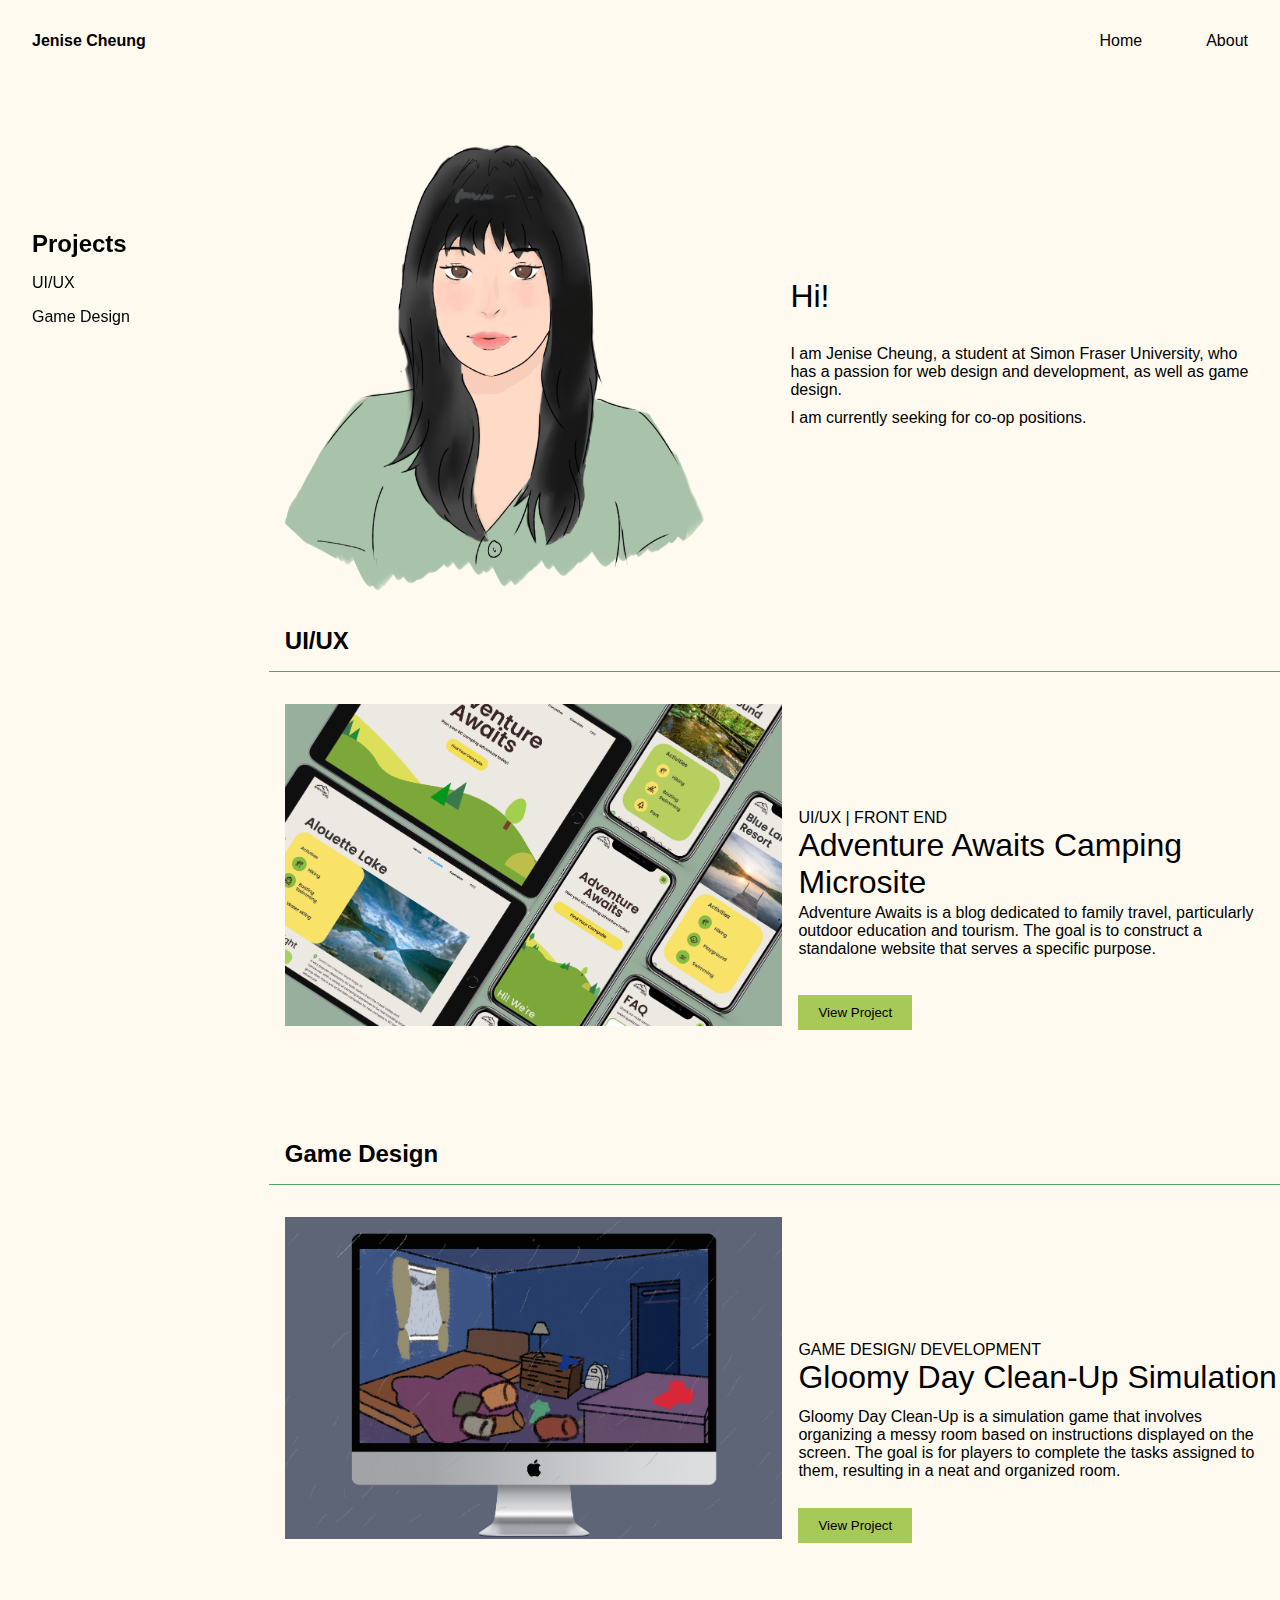
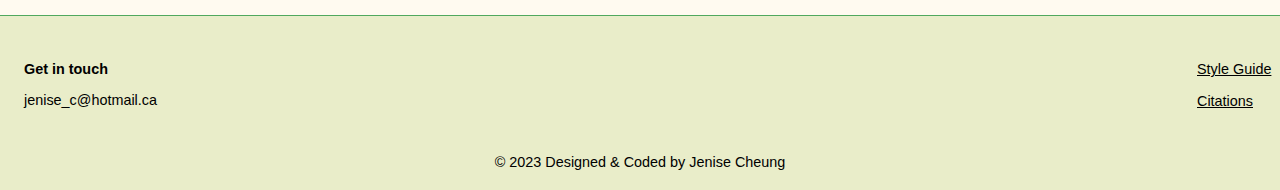
<file: home.html>
<!DOCTYPE html>
<html lang="en">

<head>

  <meta charset="utf-8">
  <meta name="viewport" content="width=device-width, initial-scale=1.0">
  <title>Jenise Cheung - Style Guide</title>

  <link href="css/main.css" rel="stylesheet">
  <script src="https://code.jquery.com/jquery-3.6.0.min.js"></script>

</head>

<body>
  <header>
    <div class="topbanner">
      <div class="logo"><a href="home.html">Jenise Cheung</a></div>
        <ul>
            <li><a href="home.html" class="button-nav">Home</a></li>
            <li><a href="about.html" class="button-nav">About</a></li>
        </ul>
    </div>
  </header>

  <div class="menu-wrap">
    <input type="checkbox" class="toggler" id="toggle">
    <div class="menu">
      <div>
        <div>
          <ul>
            <li><a href="home.html" class="button-nav">Home</a></li>
            <li><a href="about.html" class="button-nav">About</a></li>
          </ul>
        </div>
      </div>
    </div>
  </div>
  
  <section class="hamburger">
    <nav class="navbar">
      <div class="container-fluid">
        <button class="navbar-toggler first-button animated-icon1" type="button" data-mdb-toggle="collapse"
          data-mdb-target="#toggle" aria-controls="navbarToggleExternalContent9"
          aria-expanded="false" aria-label="Toggle navigation">
          <span></span><span></span><span></span>
        </button>
      </div>
    </nav>
    <div class="collapse" id="navbarToggleExternalContent9">
    </div>
  </section>

  <!--Back to top navigation-->
  <div class="top-button"></div>
  <!--End of back to top navigation-->

  <div class="vertical-line"></div>
  <section class="index">
    <div class="index-box">
      <!--Bottom Navigation-->
      <div class="index-left">
        <h2>Projects</h2>
        <a href="#uiux" class ="in-text-link">UI/UX</a>
        <a href="#game" class ="in-text-link">Game Design</a>
      </div>

      <div class="mobile-bottom-nav">
        <input type="checkbox">

        <section class="arrow">
          <nav class="navbar">
              <button class="navbar-toggler first-button animated-icon2" type="button"></button>
          </nav>
        </section>
 
        <div class="bottom-menu">
          <div class="mobile-bottom-nav__item">
            <a href="#uiux" class="mobile-bottom-nav__item-content">UI/UX</a>		
          </div>

          <div class="mobile-bottom-nav__item">
            <a href="#game" class="mobile-bottom-nav__item-content">Game Design</a>		
          </div>

          <div class="mobile-bottom-nav__item">
          </div>
        </div>
      </div>
      <!--End ofBottom Navigation-->

      <div class="citations-right">
        <div class="right-side">
          <div class = "introduction">
            <div class="project-img">
              <img src="images/portrait.png"  alt="Portraint Drawing of Jenise Cheung" class="me">
            </div>

            <div class="right">
              <div class="text">
                <h1>Hi!</h1>
                <br> <br> <br>
                <p>I am Jenise Cheung, a student at Simon Fraser University, who has a passion for web design and development, as well as game design.</p>
                <br>
                <p>I am currently seeking for co-op positions.</p>
              </div>
            </div>
          </div>
          
          <h2 class="left" id="uiux">UI/UX</h2>
          <div class="line"></div>
          <div class = "content">
            <div class="project-img">
              <a href="microsite.html">
                <div class = "overlay-container">
                  <img src="images/site.png"  alt="Microsite Prototype Example" class="linked-img">
                </div>
              </a>
            </div>
            <div class="text">
              <h3>UI/UX | FRONT END</h3>
              <h1>Adventure Awaits Camping Microsite</h1>
              <p class="description">Adventure Awaits is a blog dedicated to family travel, particularly outdoor education and tourism. The goal is to construct a standalone website that serves a specific purpose.</p>
              <input class="enter" type="submit" value="View Project" onclick="location.href='microsite.html';">
            </div>
          </div>

          <br>
          <br>
          <br>
          <br>
          <br>

          <h2 class="left" id="game">Game Design</h2>
          <div class="line"></div>
          <div class = "content">
            <div class="project-img">
              <a href="simulation.html">
                <div class = "overlay-container">
                  <img src="images/room.png"  alt="Room Simulation Prototype Example" class="linked-img">
                </div>
              </a>
            </div>
            <div class="text">
              <h3>GAME DESIGN/ DEVELOPMENT</h3>
              <h1>Gloomy Day Clean-Up Simulation</h1>
              <p class="description">Gloomy Day Clean-Up is a simulation game that involves organizing a messy room based on instructions displayed on the screen. The goal is for players to complete the tasks assigned to them, resulting in a neat and organized room.</p>
              <input class="enter" type="submit" value="View Project" onclick="location.href='simulation.html';">
            </div>
          </div>
          <br>
          <br>
          <br>
          <br>
        </div>

      </div>
    </div>
  </section>


  <div class="line"></div>
  <footer class="site-footer">
    <div class="row">
      <div class="align">
        <div class="contact">
            <p class="footer-text">Get in touch</p>
            <p class="footer-email">jenise_c@hotmail.ca</p>
        </div>
        <div class="style">
          <a href="index.html">Style Guide</a>
          <br>
          <a href="citations.html">Citations</a>
        </div>
      </div>
      <br>
      <br>
      <p class="copyright">© 2023 Designed & Coded by Jenise Cheung</p>
    </div>
  </footer>

  <script src="js/main.js"></script>

</body>
</file>
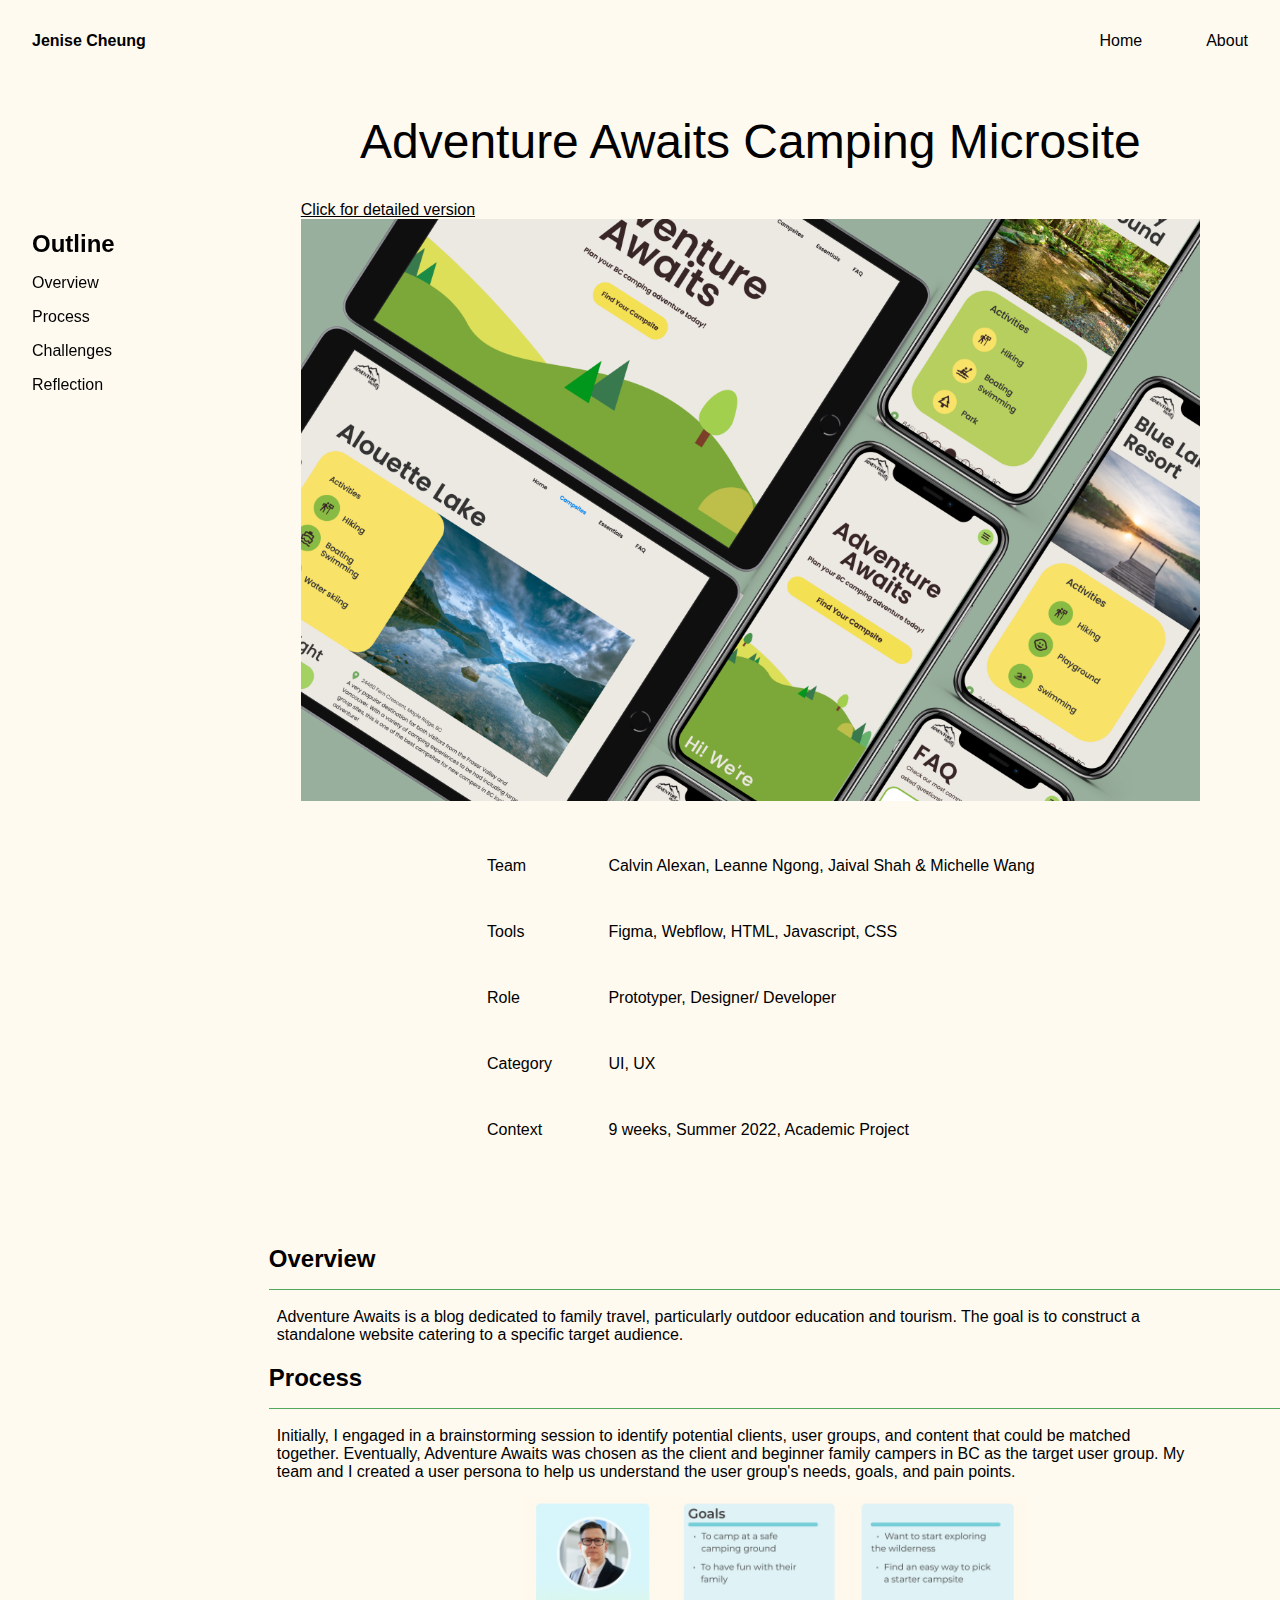
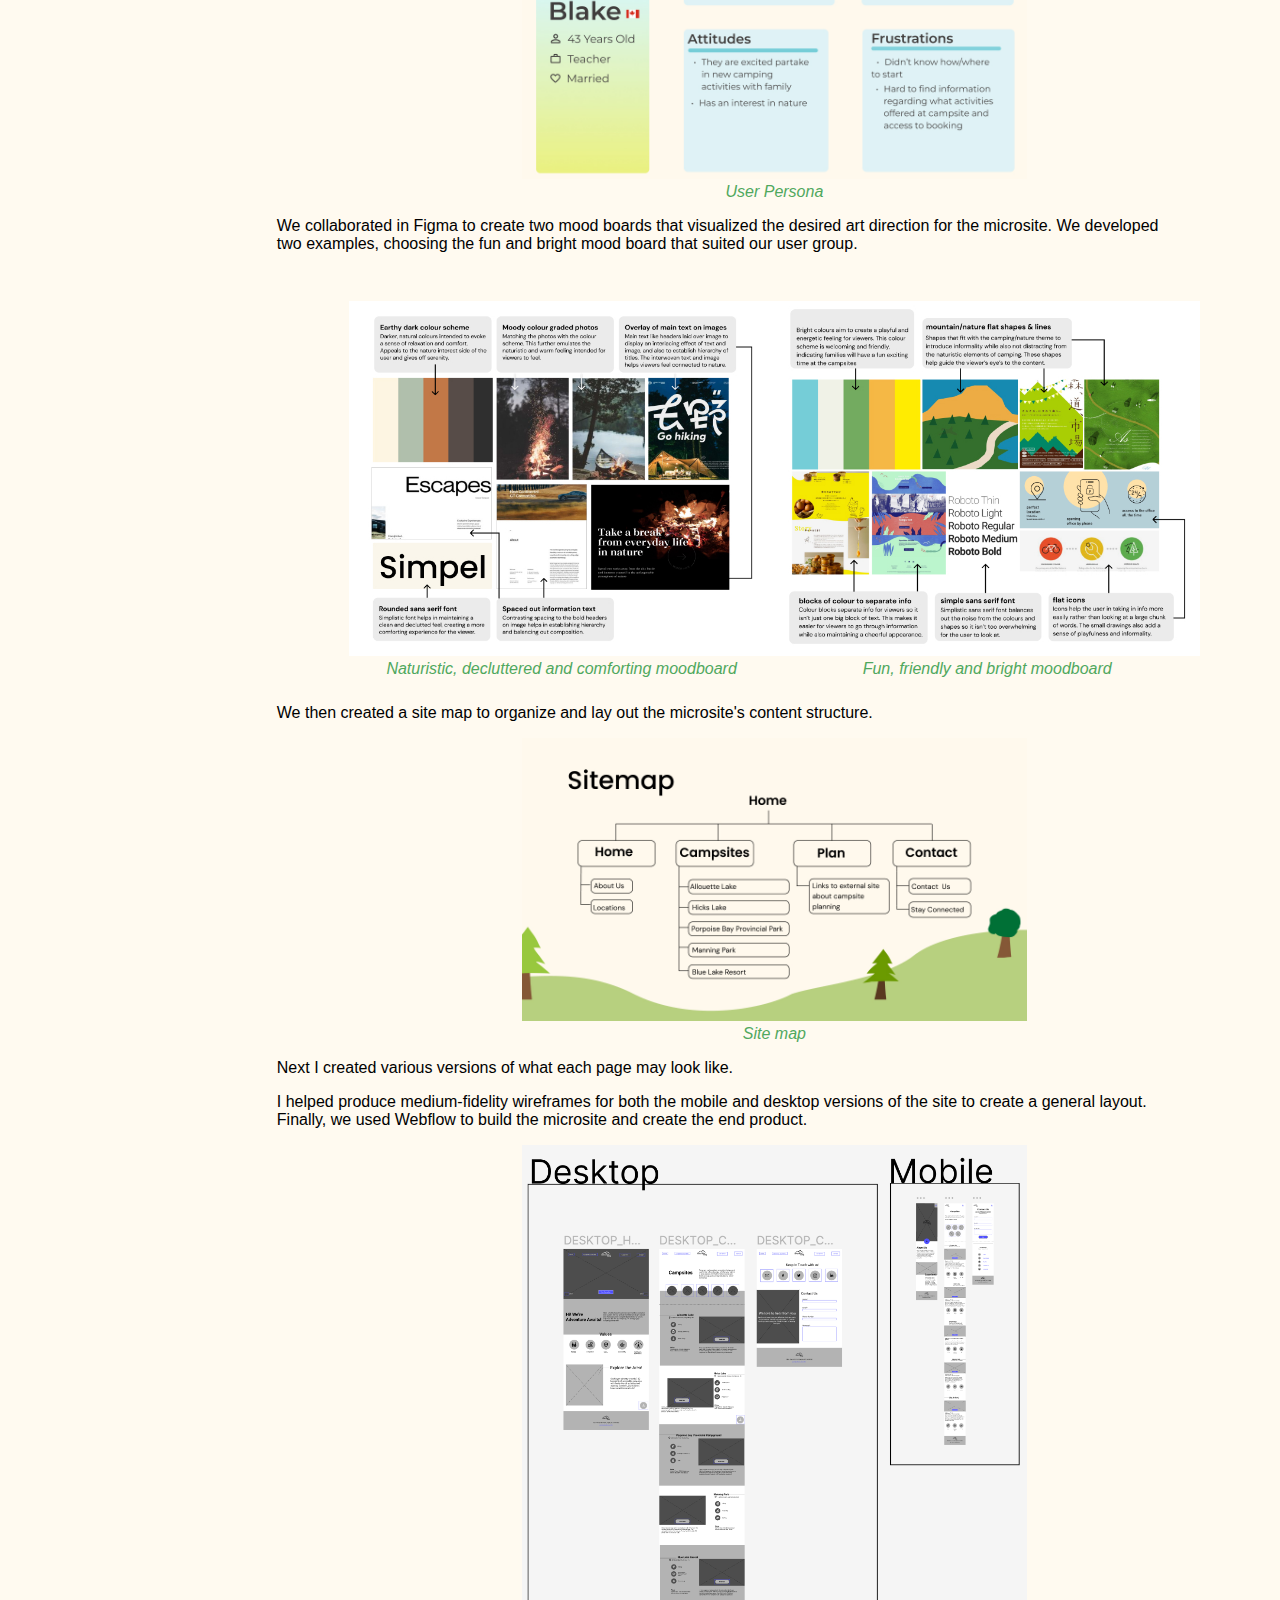
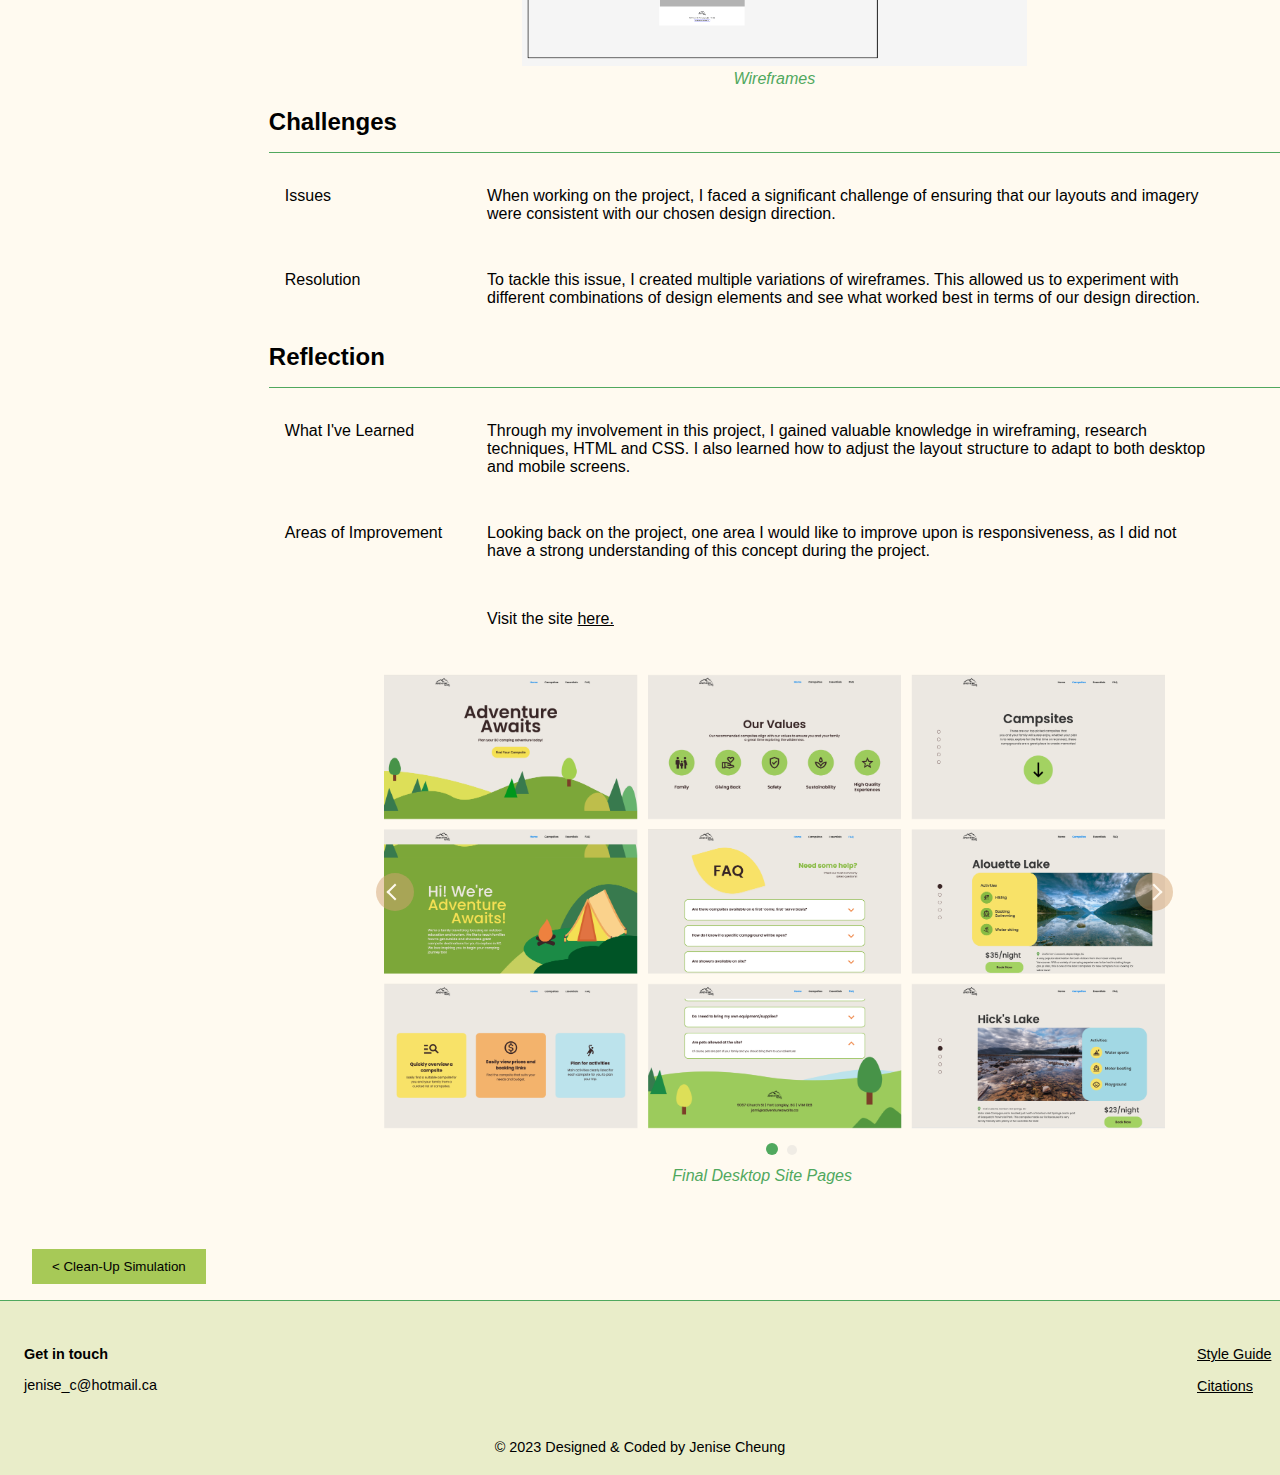
<file: microsite.html>
<!DOCTYPE html>
<html lang="en">

<head>

  <meta charset="utf-8">
  <meta name="viewport" content="width=device-width, initial-scale=1.0">
  <title>Jenise Cheung - Microsite</title>

  <link href="css/main.css" rel="stylesheet">
  <script src="https://code.jquery.com/jquery-3.6.0.min.js"></script>

</head>

<body>
  <header>
    <div class="topbanner">
      <div class="logo"><a href="home.html">Jenise Cheung</a></div>
        <ul>
            <li><a href="home.html" class="button-nav">Home</a></li>
            <li><a href="about.html" class="button-nav">About</a></li>
        </ul>
    </div>
  </header>

    <!--Top Navigation-->
    <div class="menu-wrap">
      <input type="checkbox" class="toggler" id="toggle">
      <div class="menu">
        <div>
          <div>
            <ul>
              <li><a href="home.html" class="button-nav">Home</a></li>
              <li><a href="about.html" class="button-nav">About</a></li>
            </ul>
          </div>
        </div>
      </div>
    </div>
    
    <section class="hamburger">
      <nav class="navbar">
        <div class="container-fluid">
          <button class="navbar-toggler first-button animated-icon1" type="button" data-mdb-toggle="collapse"
            data-mdb-target="#toggle" aria-controls="navbarToggleExternalContent9"
            aria-expanded="false" aria-label="Toggle navigation">
            <span></span><span></span><span></span>
          </button>
        </div>
      </nav>
      <div class="collapse" id="navbarToggleExternalContent9">
      </div>
    </section>
    <!--End of Top Navigation-->

    <!--Back to top navigation-->
    <div class="top-button"></div>
    <!--End of back to top navigation-->  

  <section class="index">
    <div class="index-box">
      <div class="index-left">
        <h2>Outline</h2>
        <a href="#overview" class ="in-text-link">Overview</a>
        <a href="#process" class ="in-text-link">Process</a>
        <a href="#challenges" class ="in-text-link">Challenges</a>
        <a href="#reflection" class ="in-text-link">Reflection</a>
      </div>

      <div class="mobile-bottom-nav">
        <input type="checkbox">

        <section class="arrow">
          <nav class="navbar">
              <button class="navbar-toggler first-button animated-icon2" type="button"></button>
          </nav>
        </section>
 
        <div class="bottom-menu">
          <div class="mobile-bottom-nav__item">
            <a href="#overview" class="mobile-bottom-nav__item-content">Overview</a>		
          </div>

          <div class="mobile-bottom-nav__item">
            <a href="#process" class="mobile-bottom-nav__item-content">Process</a>		
          </div>

          <div class="mobile-bottom-nav__item">
            <a href="#challenges" class="mobile-bottom-nav__item-content">Challenges</a>		
          </div>

          <div class="mobile-bottom-nav__item">
            <a href="#reflection" class="mobile-bottom-nav__item-content">Reflection</a>		
          </div>

          <div class="mobile-bottom-nav__item">
          </div>
        </div>
      </div>
      <!--End ofBottom Navigation-->

      <div class="citations-right">
          <div class="starting-intro">
            <h1>Adventure Awaits Camping Microsite</h1>
            <a href="microsite_ext.html" class ="in-text-link version">Click for detailed version</a>
            <img src="images/site.png"  alt="microsite" class="image-intro">
          </div>

          <br>
          <br>
          <div class="intro_section">
            <div class="project-content">
              <div class="group">
                <h2>Team</h2>
              </div>
              <div class="project-description">
                <p>Calvin Alexan, Leanne Ngong, Jaival Shah & Michelle Wang</p>
              </div>
            </div>

            <div class="project-content">
              <div class="group">
                <h2>Tools</h2>
              </div>
              <div class="project-description">
                <p>Figma, Webflow, HTML, Javascript, CSS</p>
              </div>
            </div>

            <div class="project-content">
              <div class="group">
                <h2>Role</h2>
              </div>
              <div class="project-description">
                <p>Prototyper, Designer/ Developer</p>
              </div>
            </div>
            
            <div class="project-content">
              <div class="group">
                <h2>Category</h2>
              </div>
              <div class="project-description">
                <p>UI, UX</p>
              </div>
            </div>

            <div class="project-content">
              <div class="group">
                <h2>Context</h2>
              </div>
              <div class="project-description">
                <p>9 weeks, Summer 2022, Academic Project</p>
              </div>
            </div>
          </div>

          <br>
          <br>
          <br>

          <div class="project-explanation">
            <h2 id="overview">Overview</h2>
            <div class="line"></div>
            <br>
            <p>
              Adventure Awaits is a blog dedicated to family travel, particularly outdoor education and tourism. The goal is to construct a standalone website catering to a specific target audience.
            </p>

            <h2 id="process">Process</h2>
            <div class="line"></div>
            <br>
            <p>
              Initially, I engaged in a brainstorming session to identify potential clients, user groups, and content that could be matched together. Eventually, Adventure Awaits was chosen as the client and beginner family campers in BC as the target user group. My team and I created a user persona to help us understand the user group's needs, goals, and pain points.
            </p>
            <!--Add Image-->
            <img src="images/persona.jpg"  alt="user persona" class="process-img">
            <div class="grid">
              <p>User Persona</p>
              <p></p>
            </div>

            <p>
              We collaborated in Figma to create two mood boards that visualized the desired art direction for the microsite. We developed two examples, choosing the fun and bright mood board that suited our user group.
            </p>
            <!--Add Image-->
            <div class="grid2">
            <img src="images/moodboard_2.jpg"  alt="naturistic moodboard" class="process-img">
            <img src="images/moodboard_1.jpg"  alt="fun moodboard" class="process-img">
            </div>

            <div class="grid2">
              <p>Naturistic, decluttered and comforting moodboard</p>
              <p>Fun, friendly and bright moodboard</p>
            </div>
            <p>
              We then created a site map to organize and lay out the microsite's content structure.
            </p>
            <!--Add Image-->
            <img src="images/map.jpg"  alt="map" class="process-img">
            <div class="grid">
              <p>Site map</p>
              <p></p>
            </div>

            <p>
              Next I created various versions of what each page may look like.
            </p>
            <!--Add Image-->
            <p>
              I helped produce medium-fidelity wireframes for both the mobile and desktop versions of the site to create a general layout. Finally, we used Webflow to build the microsite and create the end product.
            </p>
            <!--Add Image-->
            <img src="images/wireframes.jpg"  alt="map" class="process-img">
            <div class="grid">
              <p>Wireframes</p>
              <p></p>
            </div>

            <h2 id="challenges">Challenges</h2>
            <div class="line"></div>
            <br>
            <div class="project-content">
              <div class="group">
                <h2>Issues</h2>
              </div>
              <div class="project-description">
                <p>When working on the project, I faced a significant challenge of ensuring that our layouts and imagery were consistent with our chosen design direction. </p>
              </div>
            </div>
            
            <div class="project-content">
              <div class="group">
                <h2>Resolution</h2>
              </div>
              <div class="project-description">
                <p>To tackle this issue, I created multiple variations of wireframes. This allowed us to experiment with different combinations of design elements and see what worked best in terms of our design direction.</p>
              </div>
            </div>

            <h2 id="reflection">Reflection</h2>
            <div class="line"></div>
            <br>
            <div class="project-content">
              <div class="group">
                <h2>What I've Learned</h2>
              </div>
              <div class="project-description">
                <p>Through my involvement in this project, I gained valuable knowledge in wireframing, research techniques, HTML and CSS. I also learned how to adjust the layout structure to adapt to both desktop and mobile screens.
                </p>
              </div>
            </div>
            
            <div class="project-content">
              <div class="group">
                <h2>Areas of Improvement</h2>
              </div>
              <div class="project-description">
                <p>Looking back on the project, one area I would like to improve upon is responsiveness, as I did not have a strong understanding of this concept during the project.</p>
                <br>
                <p>Visit the site&nbsp;<a href="https://iat235p4.webflow.io">here.</a></p>
              </div>
            </div>
          </div>

          <div class="carousel-container">
            <div class="carousel-imgs">
            <img src="images/full_site.png" class="carousel-img visible" alt="Final Desktop Site Pages">
            <img src="images/mobile.png" class="carousel-img  hidden" alt="Final Microsite Site Pages">
            </div>
            <a class="prev click"></a>
            <a class="go click"></a>
            <div class="slide-numbers">
                <span class="dot live"></span>
                <span class="dot"></span>
            </div>
            
          </div>
          <div class="carousel-captions">
            <p class="carousel-caption visible">Final Desktop Site Pages</p>
            <p class="carousel-caption hidden">Final Mobile Site Pages</p>
          </div>
          

      
      </div>
    </div>
  </section>

  <div class="next">
    <input  class = "enter" type="submit" value="< Clean-Up Simulation" onclick="location.href='simulation.html';">
  </div>


  <div class="line"></div>
  <footer class="site-footer">
    <div class="row">
      <div class="align">
        <div class="contact">
            <p class="footer-text">Get in touch</p>
            <p class="footer-email">jenise_c@hotmail.ca</p>
        </div>
        <div class="style">
          <a href="index.html">Style Guide</a>
          <br>
          <a href="citations.html">Citations</a>
        </div>
      </div>
      <br>
      <br>
      <p class="copyright">© 2023 Designed & Coded by Jenise Cheung</p>
    </div>
  </footer>

  <script src="js/main.js"></script>
</body>
</file>
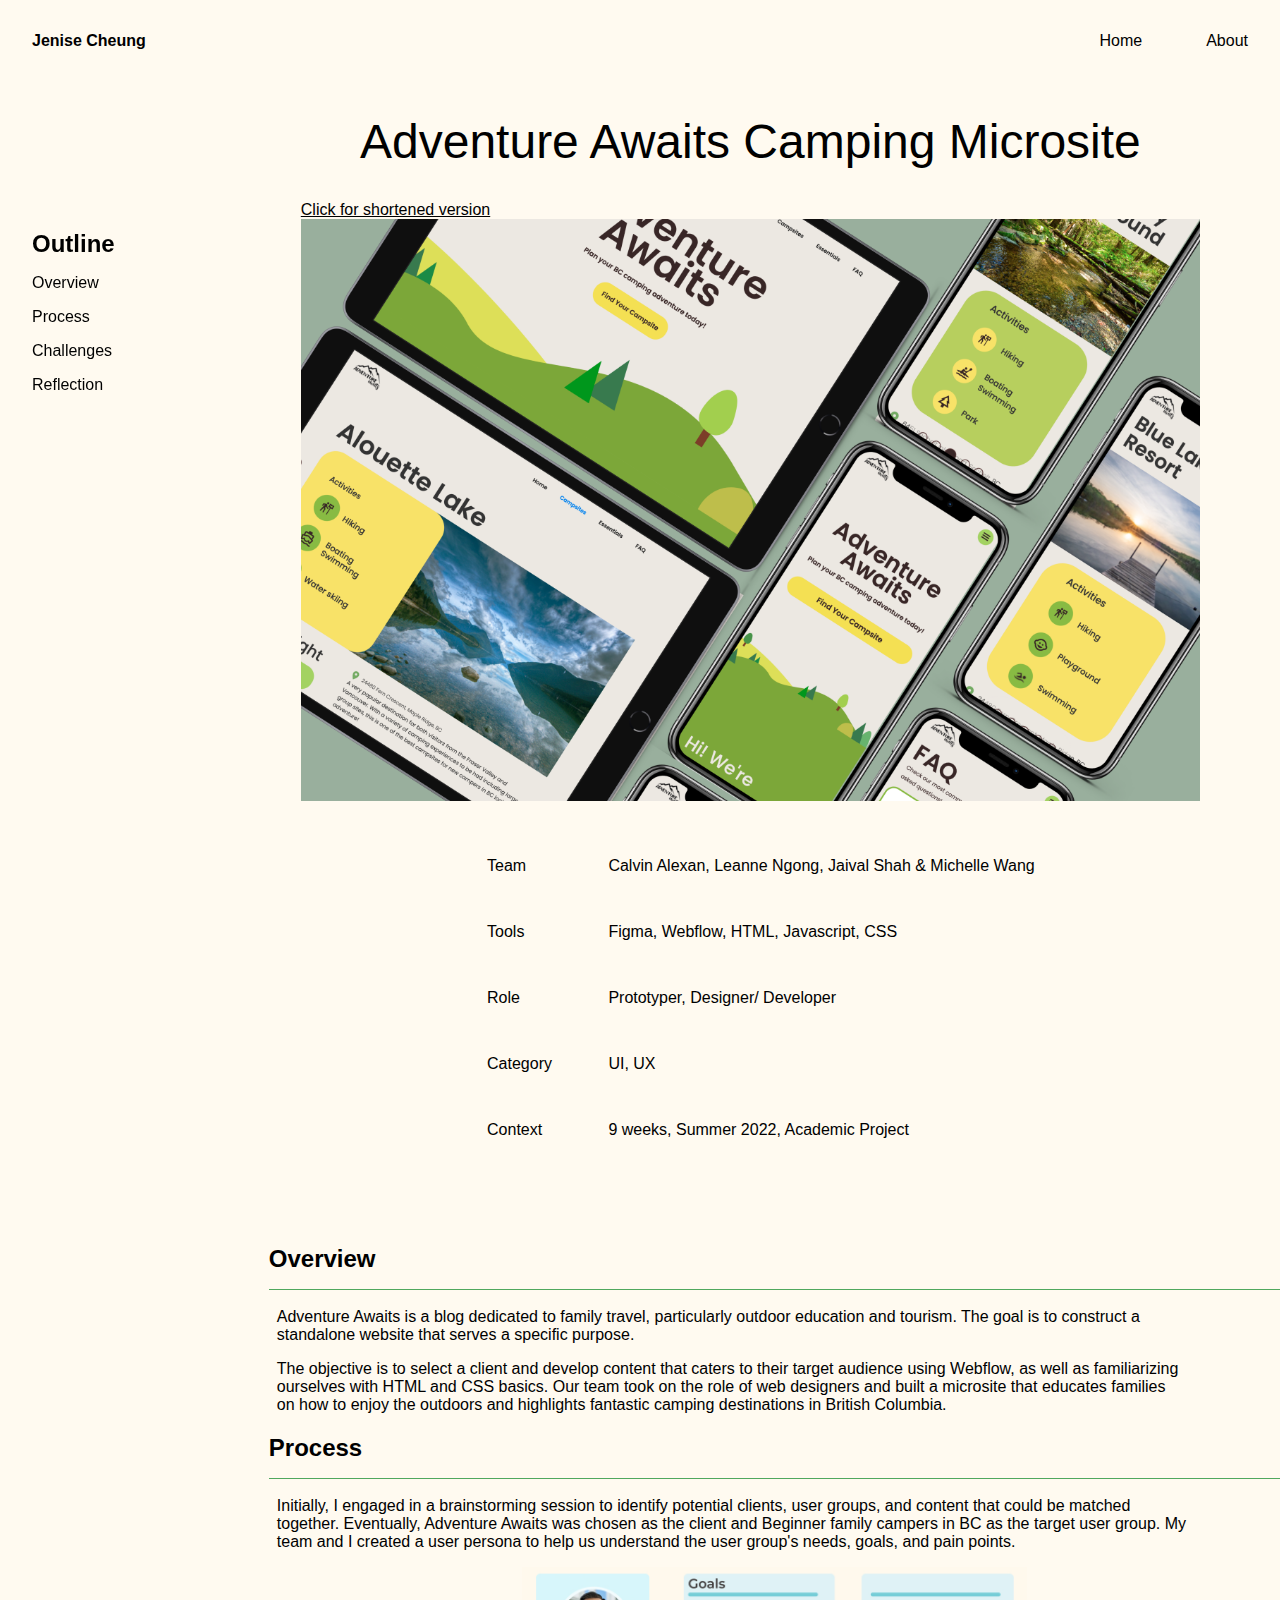
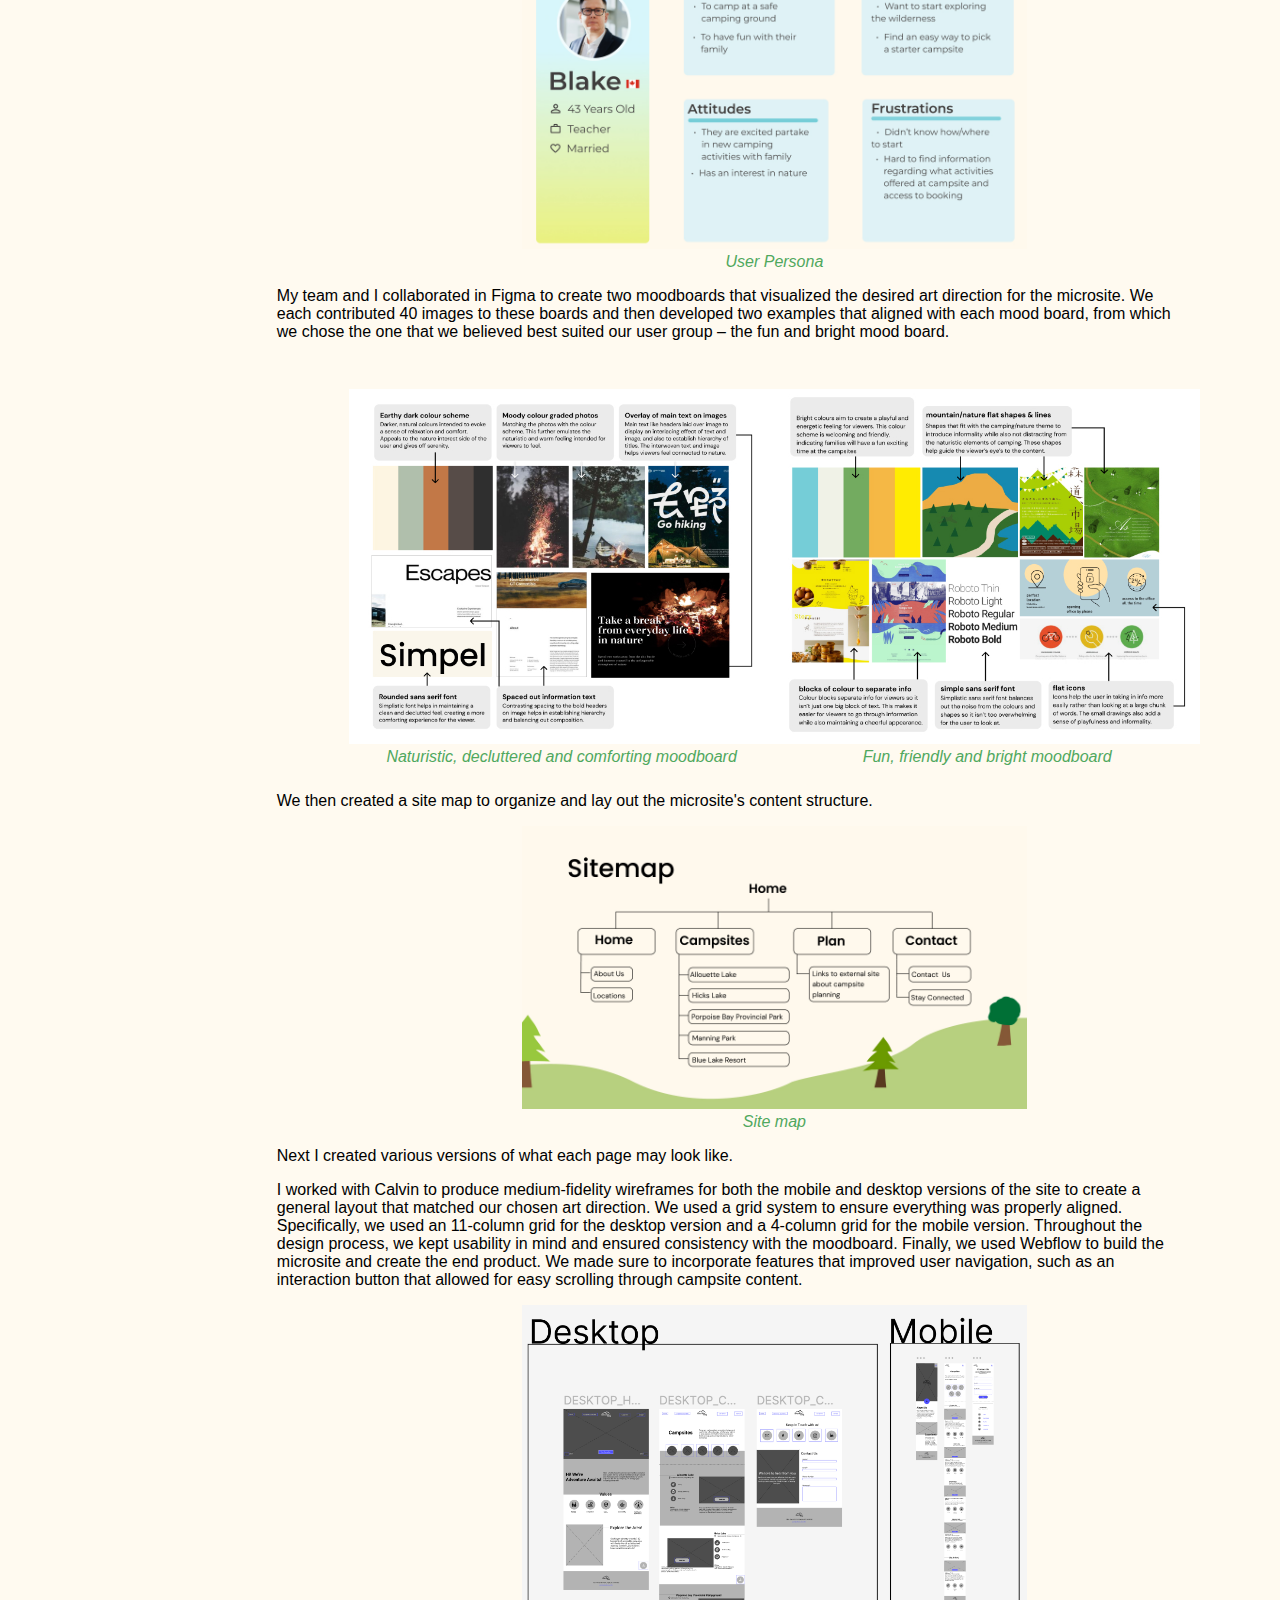
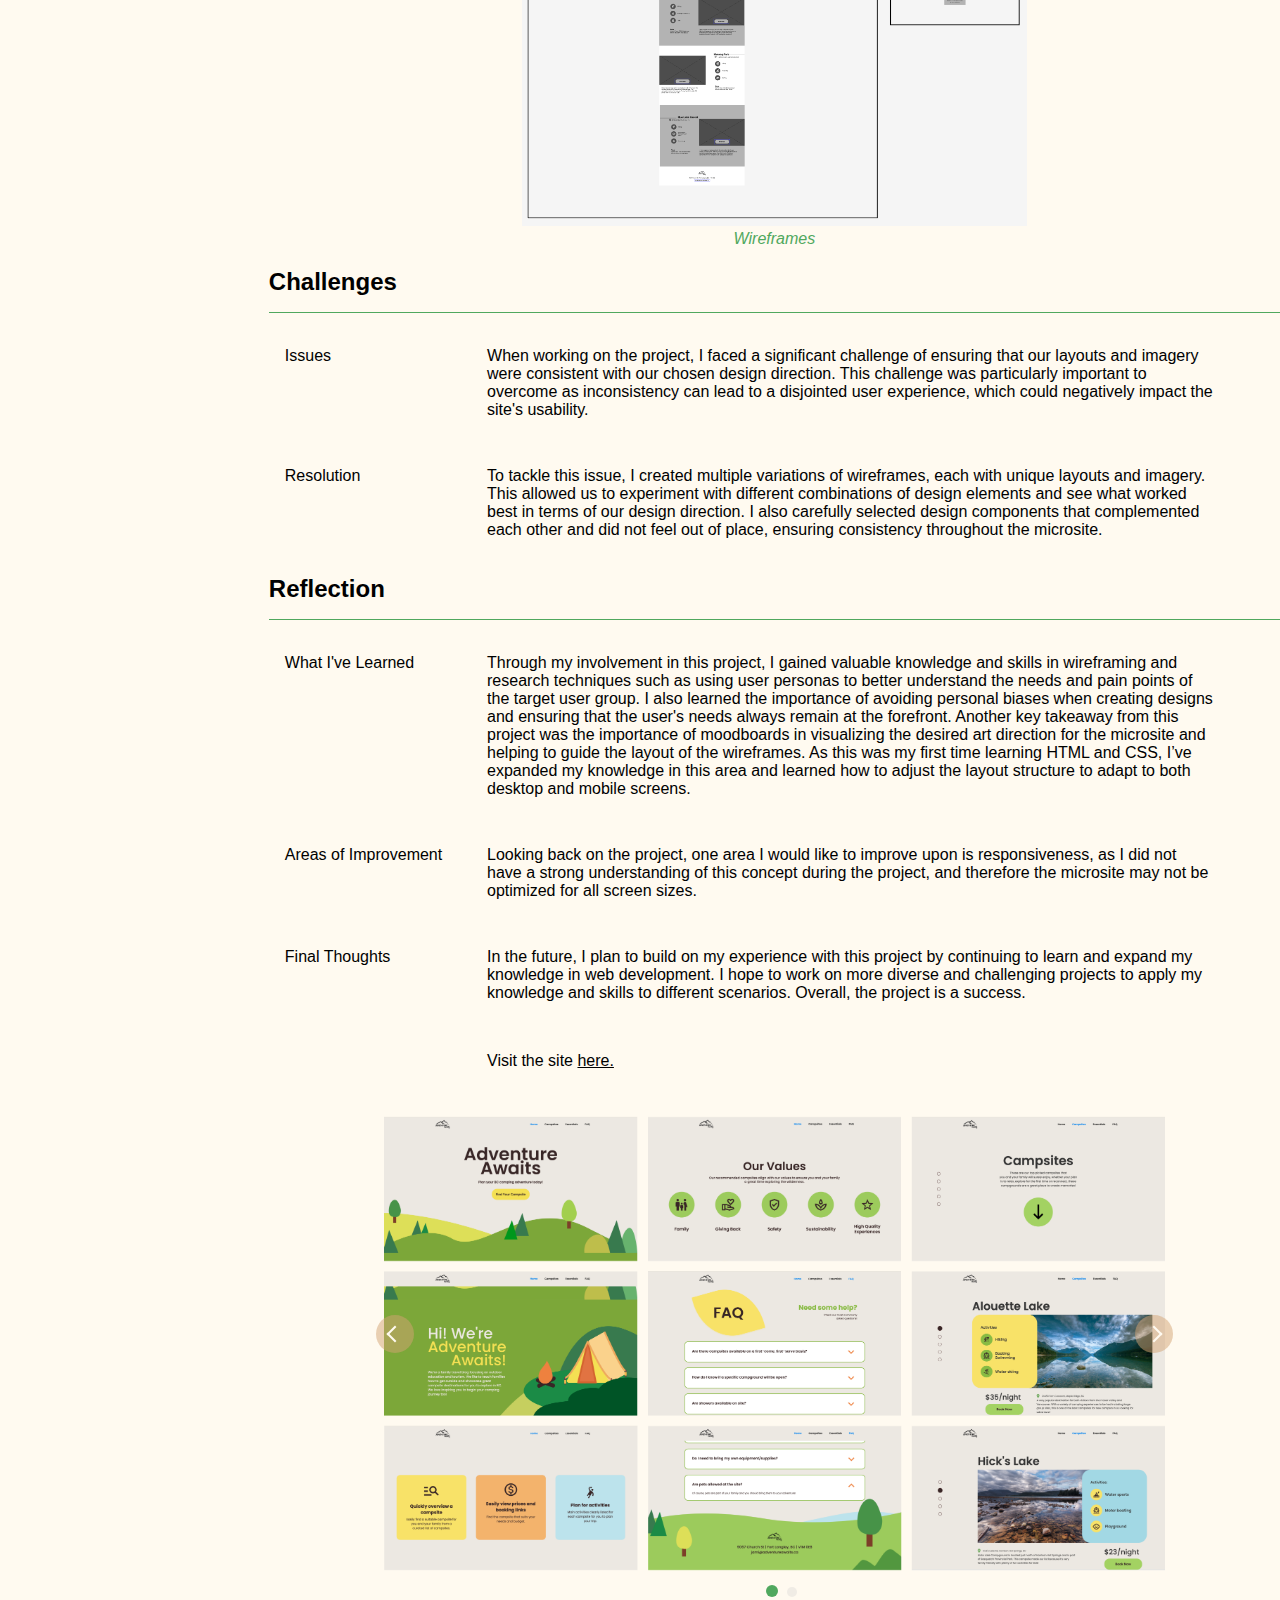
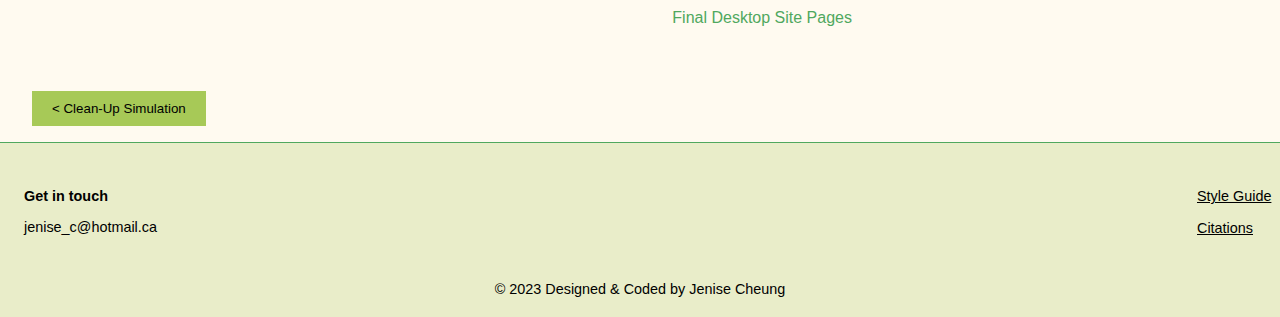
<file: microsite_ext.html>
<!DOCTYPE html>
<html lang="en">

<head>

  <meta charset="utf-8">
  <meta name="viewport" content="width=device-width, initial-scale=1.0">
  <title>Jenise Cheung - Microsite</title>

  <link href="css/main.css" rel="stylesheet">
  <script src="https://code.jquery.com/jquery-3.6.0.min.js"></script>

</head>

<body>
  <header>
    <div class="topbanner">
      <div class="logo"><a href="home.html">Jenise Cheung</a></div>
        <ul>
            <li><a href="home.html" class="button-nav">Home</a></li>
            <li><a href="about.html" class="button-nav">About</a></li>
        </ul>
    </div>
  </header>

   <!--Top Navigation-->
   <div class="menu-wrap">
    <input type="checkbox" class="toggler" id="toggle">
    <div class="menu">
      <div>
        <div>
          <ul>
            <li><a href="home.html" class="button-nav">Home</a></li>
            <li><a href="about.html" class="button-nav">About</a></li>
          </ul>
        </div>
      </div>
    </div>
  </div>
  
  <section class="hamburger">
    <nav class="navbar">
      <div class="container-fluid">
        <button class="navbar-toggler first-button animated-icon1" type="button" data-mdb-toggle="collapse"
          data-mdb-target="#toggle" aria-controls="navbarToggleExternalContent9"
          aria-expanded="false" aria-label="Toggle navigation">
          <span></span><span></span><span></span>
        </button>
      </div>
    </nav>
    <div class="collapse" id="navbarToggleExternalContent9">
    </div>
  </section>
  <!--End of Top Navigation-->

  <!--Back to top navigation-->
  <div class="top-button"></div>
  <!--End of back to top navigation-->  

  <section class="index">
    <div class="index-box">
      <div class="index-left">
        <h2>Outline</h2>
        <a href="#overview" class ="in-text-link">Overview</a>
        <a href="#process" class ="in-text-link">Process</a>
        <a href="#challenges" class ="in-text-link">Challenges</a>
        <a href="#reflection" class ="in-text-link">Reflection</a>
      </div>

      <div class="mobile-bottom-nav">
        <input type="checkbox">

        <section class="arrow">
          <nav class="navbar">
              <button class="navbar-toggler first-button animated-icon2" type="button"></button>
          </nav>
        </section>
 
        <div class="bottom-menu">
          <div class="mobile-bottom-nav__item">
            <a href="#overview" class="mobile-bottom-nav__item-content">Overview</a>		
          </div>

          <div class="mobile-bottom-nav__item">
            <a href="#process" class="mobile-bottom-nav__item-content">Process</a>		
          </div>

          <div class="mobile-bottom-nav__item">
            <a href="#challenges" class="mobile-bottom-nav__item-content">Challenges</a>		
          </div>

          <div class="mobile-bottom-nav__item">
            <a href="#reflection" class="mobile-bottom-nav__item-content">Reflection</a>		
          </div>

          <div class="mobile-bottom-nav__item">
          </div>
        </div>
      </div>
      <!--End ofBottom Navigation-->

      <div class="citations-right">
        <div class="starting-intro">
          <h1>Adventure Awaits Camping Microsite</h1>
          <a href="microsite.html" class ="in-text-link version">Click for shortened version</a>
          <img src="images/site.png"  alt="microsite" class="image-intro">
        </div>

        <br>
        <br>
        <div class="intro_section">
          <div class="project-content">
            <div class="group">
              <h2>Team</h2>
            </div>
            <div class="project-description">
              <p>Calvin Alexan, Leanne Ngong, Jaival Shah & Michelle Wang</p>
            </div>
          </div>

          <div class="project-content">
            <div class="group">
              <h2>Tools</h2>
            </div>
            <div class="project-description">
              <p>Figma, Webflow, HTML, Javascript, CSS</p>
            </div>
          </div>

          <div class="project-content">
            <div class="group">
              <h2>Role</h2>
            </div>
            <div class="project-description">
              <p>Prototyper, Designer/ Developer</p>
            </div>
          </div>
          
          <div class="project-content">
            <div class="group">
              <h2>Category</h2>
            </div>
            <div class="project-description">
              <p>UI, UX</p>
            </div>
          </div>

          <div class="project-content">
            <div class="group">
              <h2>Context</h2>
            </div>
            <div class="project-description">
              <p>9 weeks, Summer 2022, Academic Project</p>
            </div>
          </div>
        </div>

        <br>
        <br>
        <br>

        <div class="project-explanation">
          <h2 id="overview">Overview</h2>
          <div class="line"></div>
          <br>
          <p>
            Adventure Awaits is a blog dedicated to family travel, particularly outdoor education and tourism. The goal is to construct a standalone website that serves a specific purpose. 
          </p>
          <p>
            The objective is to select a client and develop content that caters to their target audience using Webflow, as well as familiarizing ourselves with HTML and CSS basics. Our team took on the role of web designers and built a microsite that educates families on how to enjoy the outdoors and highlights fantastic camping destinations in British Columbia.
          </p>

          <h2 id="process">Process</h2>
          <div class="line"></div>
          <br>
          <p>
            Initially, I engaged in a brainstorming session to identify potential clients, user groups, and content that could be matched together. Eventually, Adventure Awaits was chosen as the client and Beginner family campers in BC as the target user group. My team and I created a user persona to help us understand the user group's needs, goals, and pain points.
          </p>
          <!--Add Image-->
          <img src="images/persona.jpg"  alt="user persona" class="process-img">
          <div class="grid">
            <p>User Persona</p>
            <p></p>
          </div>

          <p>
            My team and I collaborated in Figma to create two moodboards that visualized the desired art direction for the microsite. We each contributed 40 images to these boards and then developed two examples that aligned with each mood board, from which we chose the one that we believed best suited our user group – the fun and bright mood board.
          </p>
          <!--Add Image-->
          <div class="grid2">
          <img src="images/moodboard_2.jpg"  alt="naturistic moodboard" class="process-img">
          <img src="images/moodboard_1.jpg"  alt="fun moodboard" class="process-img">
          </div>

          <div class="grid2">
            <p>Naturistic, decluttered and comforting moodboard</p>
            <p>Fun, friendly and bright moodboard</p>
          </div>
          <p>
            We then created a site map to organize and lay out the microsite's content structure.
          </p>
          <!--Add Image-->
          <img src="images/map.jpg"  alt="map" class="process-img">
          <div class="grid">
            <p>Site map</p>
            <p></p>
          </div>

          <p>
            Next I created various versions of what each page may look like.
          </p>
          <!--Add Image-->
          <p>
            I worked with Calvin to produce medium-fidelity wireframes for both the mobile and desktop versions of the site to create a general layout that matched our chosen art direction. We used a grid system to ensure everything was properly aligned. Specifically, we used an 11-column grid  for the desktop version and a 4-column grid for the mobile version. Throughout the design process, we kept usability in mind and ensured consistency with the moodboard. Finally, we used Webflow to build the microsite and create the end product. We made sure to incorporate features that improved user navigation, such as an interaction button that allowed for easy scrolling through campsite content.
          </p>
          <!--Add Image-->
          <img src="images/wireframes.jpg"  alt="map" class="process-img">
          <div class="grid">
            <p>Wireframes</p>
            <p></p>
          </div>

          <h2 id="challenges">Challenges</h2>
          <div class="line"></div>
          <br>
          <div class="project-content">
            <div class="group">
              <h2>Issues</h2>
            </div>
            <div class="project-description">
              <p>When working on the project, I faced a significant challenge of ensuring that our layouts and imagery were consistent with our chosen design direction. This challenge was particularly important to overcome as inconsistency can lead to a disjointed user experience, which could negatively impact the site's usability.</p>
            </div>
          </div>
          
          <div class="project-content">
            <div class="group">
              <h2>Resolution</h2>
            </div>
            <div class="project-description">
              <p>To tackle this issue, I created multiple variations of wireframes, each with unique layouts and imagery. This allowed us to experiment with different combinations of design elements and see what worked best in terms of our design direction. I also carefully selected design components that complemented each other and did not feel out of place, ensuring consistency throughout the microsite.</p>
            </div>
          </div>

          <h2 id="reflection">Reflection</h2>
          <div class="line"></div>
          <br>
          <div class="project-content">
            <div class="group">
              <h2>What I've Learned</h2>
            </div>
            <div class="project-description">
              <p>Through my involvement in this project, I gained valuable knowledge and skills in wireframing and research techniques such as using user personas to better understand the needs and pain points of the target user group. I also learned the importance of avoiding personal biases when creating designs and ensuring that the user's needs always remain at the forefront.
                Another key takeaway from this project was the importance of moodboards in visualizing the desired art direction for the microsite and helping to guide the layout of the wireframes. As this was my first time learning HTML and CSS, I’ve expanded my knowledge in this area and learned how to adjust the layout structure to adapt to both desktop and mobile screens.
              </p>
            </div>
          </div>
          
          <div class="project-content">
            <div class="group">
              <h2>Areas of Improvement</h2>
            </div>
            <div class="project-description">
              <p>Looking back on the project, one area I would like to improve upon is responsiveness, as I did not have a strong understanding of this concept during the project, and therefore the microsite may not be optimized for all screen sizes.</p>
            </div>
          </div>

          <div class="project-content">
            <div class="group">
              <h2>Final Thoughts</h2>
            </div>
            <div class="project-description">
              <p>In the future, I plan to build on my experience with this project by continuing to learn and expand my knowledge in web development. I hope to work on more diverse and challenging projects to apply my knowledge and skills to different scenarios. Overall, the project is a success.</p>
              <br>
              <p>Visit the site&nbsp;<a href="https://iat235p4.webflow.io">here.</a></p>
            </div>
          </div>

          <div class="carousel-container">
            <div class="carousel-imgs">
            <img src="images/full_site.png" class="carousel-img visible" alt="Final Desktop Site Pages">
            <img src="images/mobile.png" class="carousel-img  hidden"  alt="Final Mobile Site Pages">
            </div>
            <a class="prev click"></a>
            <a class="go click"></a>
            <div class="slide-numbers">
                <span class="dot live"></span>
                <span class="dot"></span>
            </div>
            
          </div>
          <div class="carousel-captions">
            <p class="carousel-caption visible">Final Desktop Site Pages</p>
            <p class="carousel-caption hidden">Final Mobile Site Pages</p>
          </div>


        </div>
      </div>
    </div>
  </section>


  <div class="next">
    <input  class = "enter" type="submit" value="< Clean-Up Simulation" onclick="location.href='simulation_ext.html';">
  </div>


  <div class="line"></div>
  <footer class="site-footer">
    <div class="row">
      <div class="align">
        <div class="contact">
            <p class="footer-text">Get in touch</p>
            <p class="footer-email">jenise_c@hotmail.ca</p>
        </div>
        <div class="style">
          <a href="index.html">Style Guide</a>
          <br>
          <a href="citations.html">Citations</a>
        </div>
      </div>
      <br>
      <br>
      <p class="copyright">© 2023 Designed & Coded by Jenise Cheung</p>
    </div>
  </footer>
  <script src="js/main.js"></script>
</body>
</file>
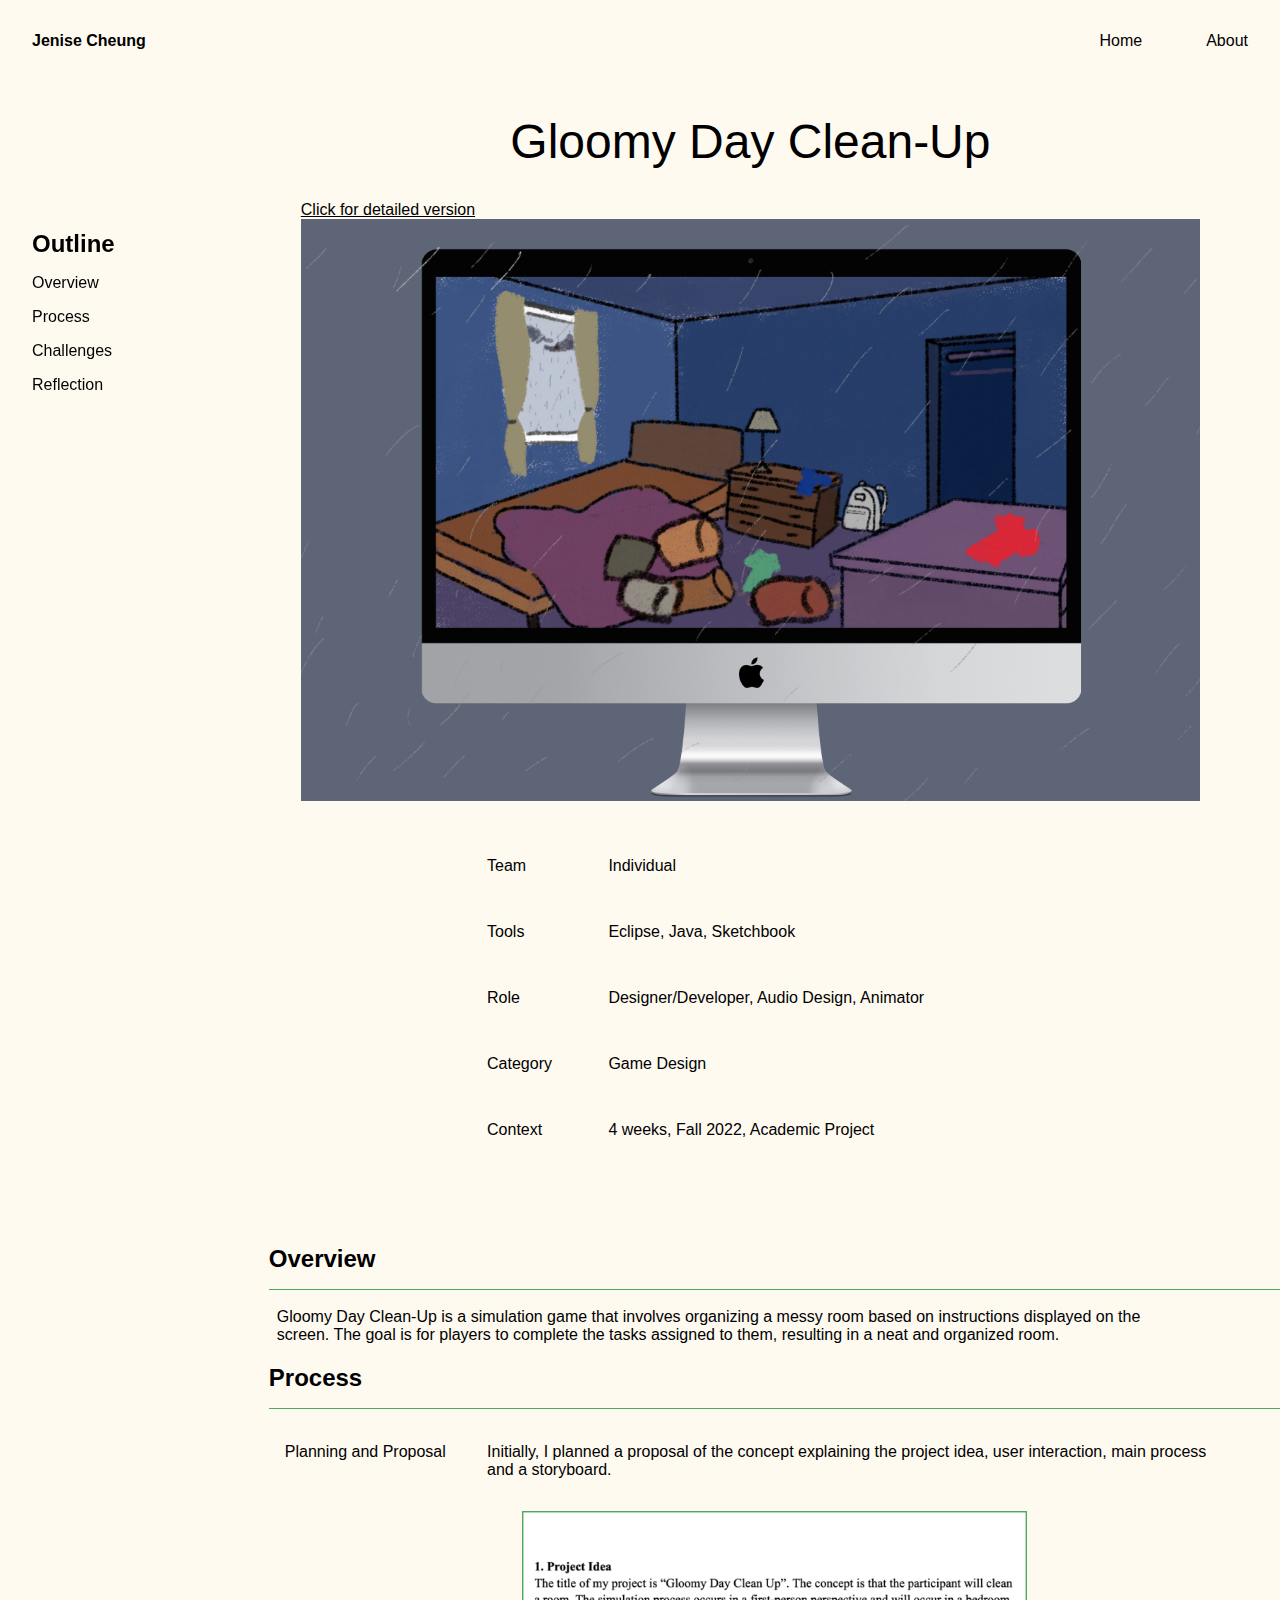
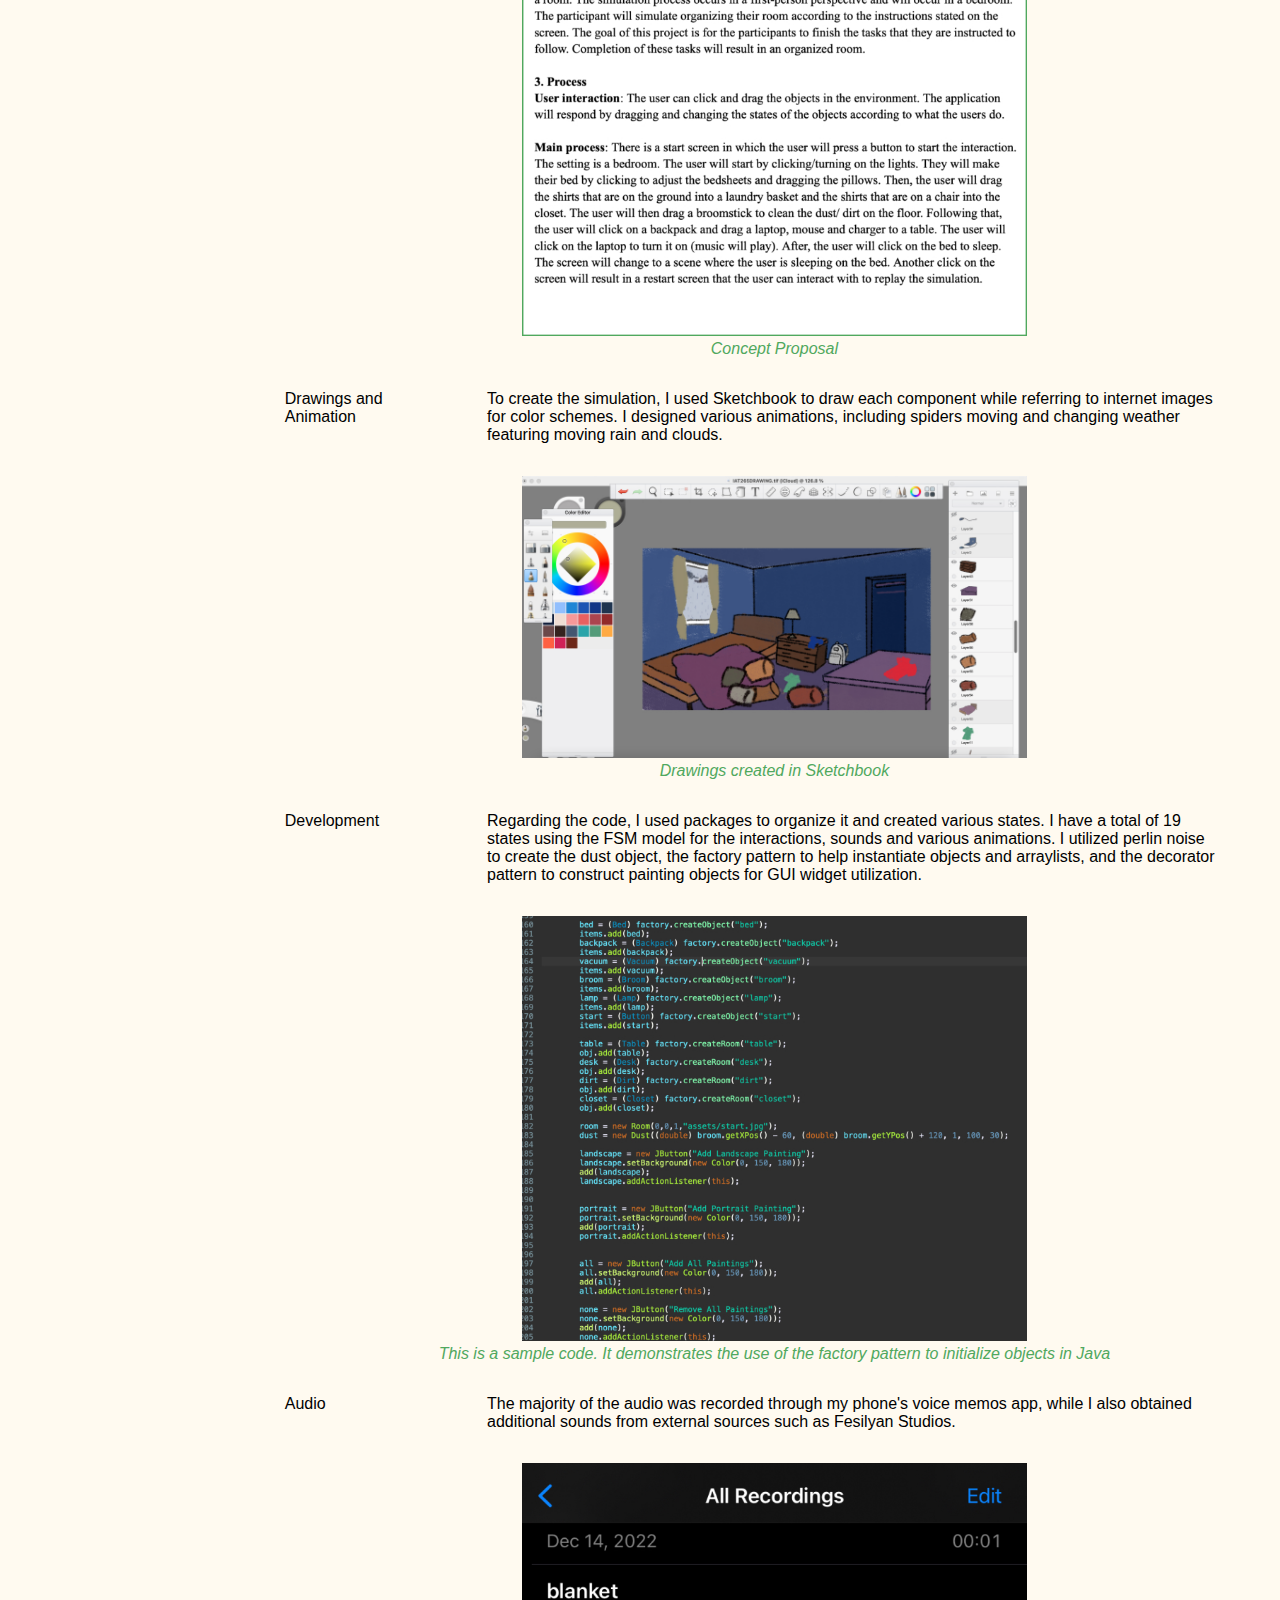
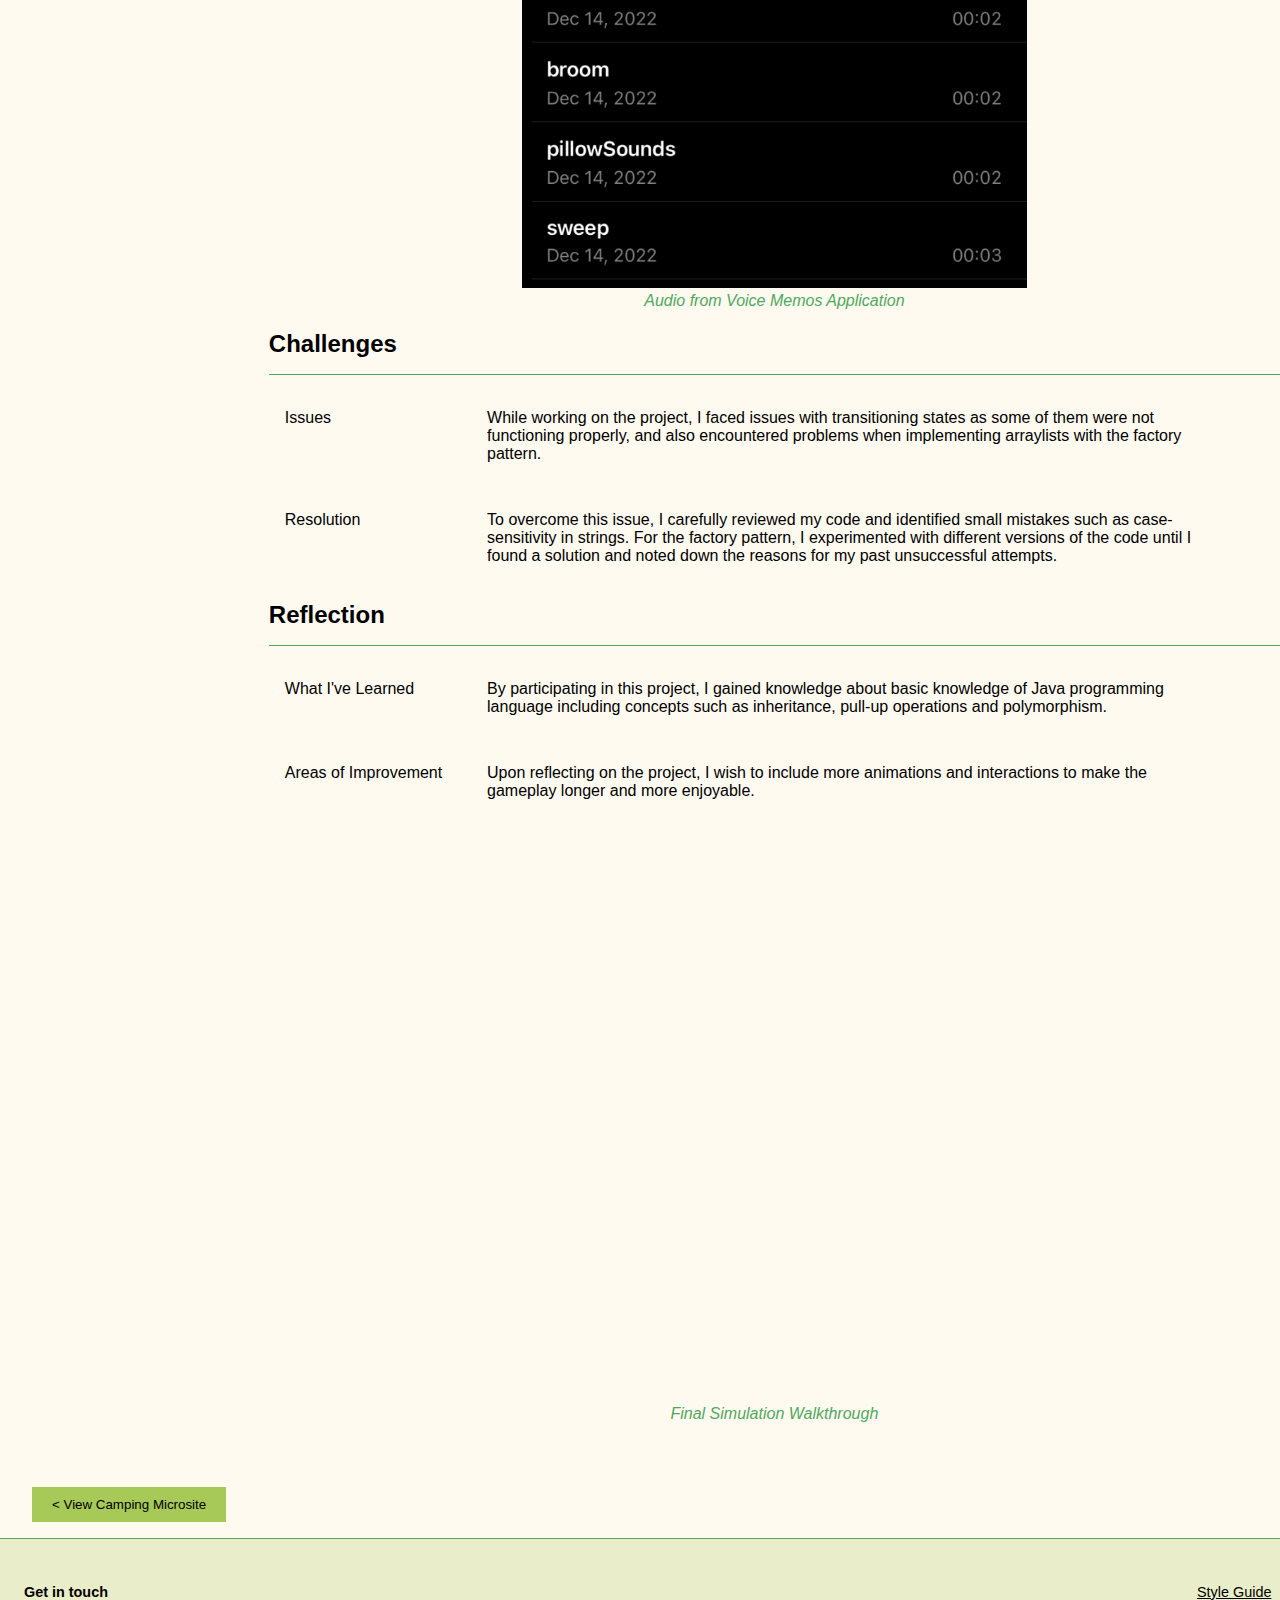
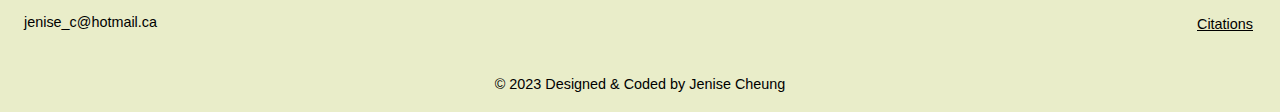
<file: simulation.html>
<!DOCTYPE html>
<html lang="en">

<head>

  <meta charset="utf-8">
  <meta name="viewport" content="width=device-width, initial-scale=1.0">
  <title>Jenise Cheung - Simulation</title>

  <link href="css/main.css" rel="stylesheet">
  <script src="https://code.jquery.com/jquery-3.6.0.min.js"></script>

</head>

<body>
  <header>
    <div class="topbanner">
      <div class="logo"><a href="home.html">Jenise Cheung</a></div>
        <ul>
            <li><a href="home.html" class="button-nav">Home</a></li>
            <li><a href="about.html" class="button-nav">About</a></li>
        </ul>
    </div>
  </header>

  <!--Top Navigation-->
  <div class="menu-wrap">
    <input type="checkbox" class="toggler" id="toggle">
    <div class="menu">
      <div>
        <div>
          <ul>
            <li><a href="home.html" class="button-nav">Home</a></li>
            <li><a href="about.html" class="button-nav">About</a></li>
          </ul>
        </div>
      </div>
    </div>
  </div>
  
  <section class="hamburger">
    <nav class="navbar">
      <div class="container-fluid">
        <button class="navbar-toggler first-button animated-icon1" type="button" data-mdb-toggle="collapse"
          data-mdb-target="#toggle" aria-controls="navbarToggleExternalContent9"
          aria-expanded="false" aria-label="Toggle navigation">
          <span></span><span></span><span></span>
        </button>
      </div>
    </nav>
    <div class="collapse" id="navbarToggleExternalContent9">
    </div>
  </section>
  <!--End of Top Navigation-->

  <!--Back to top navigation-->
  <div class="top-button"></div>
  <!--End of back to top navigation-->


  <section class="index">
    <div class="index-box">
      <div class="index-left">
        <h2>Outline</h2>
        <a href="#overview" class ="in-text-link">Overview</a>
        <a href="#process" class ="in-text-link">Process</a>
        <a href="#challenges" class ="in-text-link">Challenges</a>
        <a href="#reflection" class ="in-text-link">Reflection</a>
      </div>

      <div class="mobile-bottom-nav">
        <input type="checkbox">

        <section class="arrow">
          <nav class="navbar">
              <button class="navbar-toggler first-button animated-icon2" type="button"></button>
          </nav>
        </section>
 
        <div class="bottom-menu">
          <div class="mobile-bottom-nav__item">
            <a href="#overview" class="mobile-bottom-nav__item-content">Overview</a>		
          </div>

          <div class="mobile-bottom-nav__item">
            <a href="#process" class="mobile-bottom-nav__item-content">Process</a>		
          </div>

          <div class="mobile-bottom-nav__item">
            <a href="#challenges" class="mobile-bottom-nav__item-content">Challenges</a>		
          </div>

          <div class="mobile-bottom-nav__item">
            <a href="#reflection" class="mobile-bottom-nav__item-content">Reflection</a>		
          </div>

          <div class="mobile-bottom-nav__item">
          </div>
        </div>
      </div>
      <!--End ofBottom Navigation-->
      

      <div class="citations-right">
          <div class="starting-intro">
            <h1>Gloomy Day Clean-Up</h1>
            <a href="simulation_ext.html" class ="in-text-link version">Click for detailed version</a>
            <img src="images/room.png"  alt="gloomy day clean-up" class="image-intro">
          </div>

          <br>
          <br>
          <div class="intro_section">
            <div class="project-content">
              <div class="group">
                <h2>Team</h2>
              </div>
              <div class="project-description">
                <p>Individual</p>
              </div>
            </div>

            <div class="project-content">
              <div class="group">
                <h2>Tools</h2>
              </div>
              <div class="project-description">
                <p>Eclipse, Java, Sketchbook</p>
              </div>
            </div>

            <div class="project-content">
              <div class="group">
                <h2>Role</h2>
              </div>
              <div class="project-description">
                <p>Designer/Developer, Audio Design, Animator</p>
              </div>
            </div>
            
            <div class="project-content">
              <div class="group">
                <h2>Category</h2>
              </div>
              <div class="project-description">
                <p>Game Design</p>
              </div>
            </div>

            <div class="project-content">
              <div class="group">
                <h2>Context</h2>
              </div>
              <div class="project-description">
                <p>4 weeks, Fall 2022, Academic Project</p>
              </div>
            </div>
          </div>
          <br>
          <br>
          <br>

          <div class="project-explanation">
            <h2 id="overview">Overview</h2>
            <div class="line"></div>
            <br>
            <p>
              Gloomy Day Clean-Up is a simulation game that involves organizing a messy room based on instructions displayed on the screen. The goal is for players to complete the tasks assigned to them, resulting in a neat and organized room.
            </p>

            <h2 id="process">Process</h2>
            <div class="line"></div>
            <br>

            <div class="project-content">
              <div class="group">
                <h2>Planning and Proposal</h2>
              </div>
              <div class="project-description">
                <p>Initially, I planned a proposal of the concept explaining the project idea, user interaction, main process and a storyboard.</p>
              </div>
            </div>

            <!--Add Image-->
            <img src="images/process.jpg"  alt="map" class="process-img">
            <div class="grid">
              <p>Concept Proposal</p>
            </div>

            <div class="project-content">
              <div class="group">
                <h2>Drawings and Animation</h2>
              </div>
              <div class="project-description">
                <p>To create the simulation, I used Sketchbook to draw each component while referring to internet images for color schemes. I designed various animations, including spiders moving and changing weather featuring moving rain and clouds.</p>
              </div>
            </div>
            <!--Add Image-->
            <img src="images/drawings.jpg"  alt="map" class="process-img">
            <div class="grid">
              <p>Drawings created in Sketchbook</p>
            </div>
            <div class="project-content">
              <div class="group">
                <h2>Development</h2>
              </div>
              <div class="project-description">
                <p>Regarding the code, I used packages to organize it and created various states. I have a total of 19 states using the FSM model for the interactions, sounds  and various animations. I utilized perlin noise to create the dust object, the factory pattern to help instantiate objects and arraylists, and the decorator pattern to construct painting objects for GUI widget utilization.</p>
              </div>
            </div>

            <!--Add Image-->
            <img src="images/code.jpg"  alt="map" class="process-img">
            <div class="grid">
              <p>This is a sample code. It demonstrates the use of the factory pattern to initialize objects in Java</p>
            </div>

            <div class="project-content">
              <div class="group">
                <h2>Audio</h2>
              </div>
              <div class="project-description">
                <p>The majority of the audio was recorded through my phone's voice memos app, while I also obtained additional sounds from external sources such as Fesilyan Studios.</p>
              </div>
            </div>

            <!--Add Image-->
            <img src="images/audio.jpg"  alt="map" class="process-img">
            <div class="grid">
              <p>Audio from Voice Memos Application</p>
            </div>

            <h2 id="challenges">Challenges</h2>
            <div class="line"></div>
            <br>
            <div class="project-content">
              <div class="group">
                <h2>Issues</h2>
              </div>
              <div class="project-description">
                <p>While working on the project, I faced issues with transitioning states as some of them were not functioning properly, and also encountered problems when implementing arraylists with the factory pattern.</p>
              </div>
            </div>
            
            <div class="project-content">
              <div class="group">
                <h2>Resolution</h2>
              </div>
              <div class="project-description">
                <p>To overcome this issue, I carefully reviewed my code and identified small mistakes such as case-sensitivity in strings. For the factory pattern, I experimented with different versions of the code until I found a solution and noted down the reasons for my past unsuccessful attempts.</p>
              </div>
            </div>

            <h2 id="reflection">Reflection</h2>
            <div class="line"></div>
            <br>
            <div class="project-content">
              <div class="group">
                <h2>What I've Learned</h2>
              </div>
              <div class="project-description">
                <p>By participating in this project, I gained knowledge about basic knowledge of Java programming language including concepts such as inheritance, pull-up operations and polymorphism.
                </p>
              </div>
            </div>
            
            <div class="project-content">
              <div class="group">
                <h2>Areas of Improvement</h2>
              </div>
              <div class="project-description">
                <p>Upon reflecting on the project, I wish to include more animations and interactions to make the gameplay longer and more enjoyable.</p>
              </div>
            </div>

            <div class="video">
              <iframe class="iframe" src="https://www.youtube.com/embed/2naYOde5_wM" title="YouTube video player" allow="accelerometer; autoplay; clipboard-write; encrypted-media; gyroscope; picture-in-picture; web-share" allowfullscreen></iframe>
            </div>
            <div class="grid">
              <p>Final Simulation Walkthrough</p>
            </div>

          </div>
        </div>
    </div>
  </section>

  <div class="next">
    <input  class = "enter" type="submit" value="< View Camping Microsite" onclick="location.href='microsite.html';">
  </div>


  <div class="line"></div>
  <footer class="site-footer">
    <div class="row">
      <div class="align">
        <div class="contact">
            <p class="footer-text">Get in touch</p>
            <p class="footer-email">jenise_c@hotmail.ca</p>
        </div>
        <div class="style">
          <a href="index.html">Style Guide</a>
          <br>
          <a href="citations.html">Citations</a>
        </div>
      </div>
      <br>
      <br>
      <p class="copyright">© 2023 Designed & Coded by Jenise Cheung</p>
    </div>
  </footer>

  <script src="js/main.js"></script>
</body>
</file>
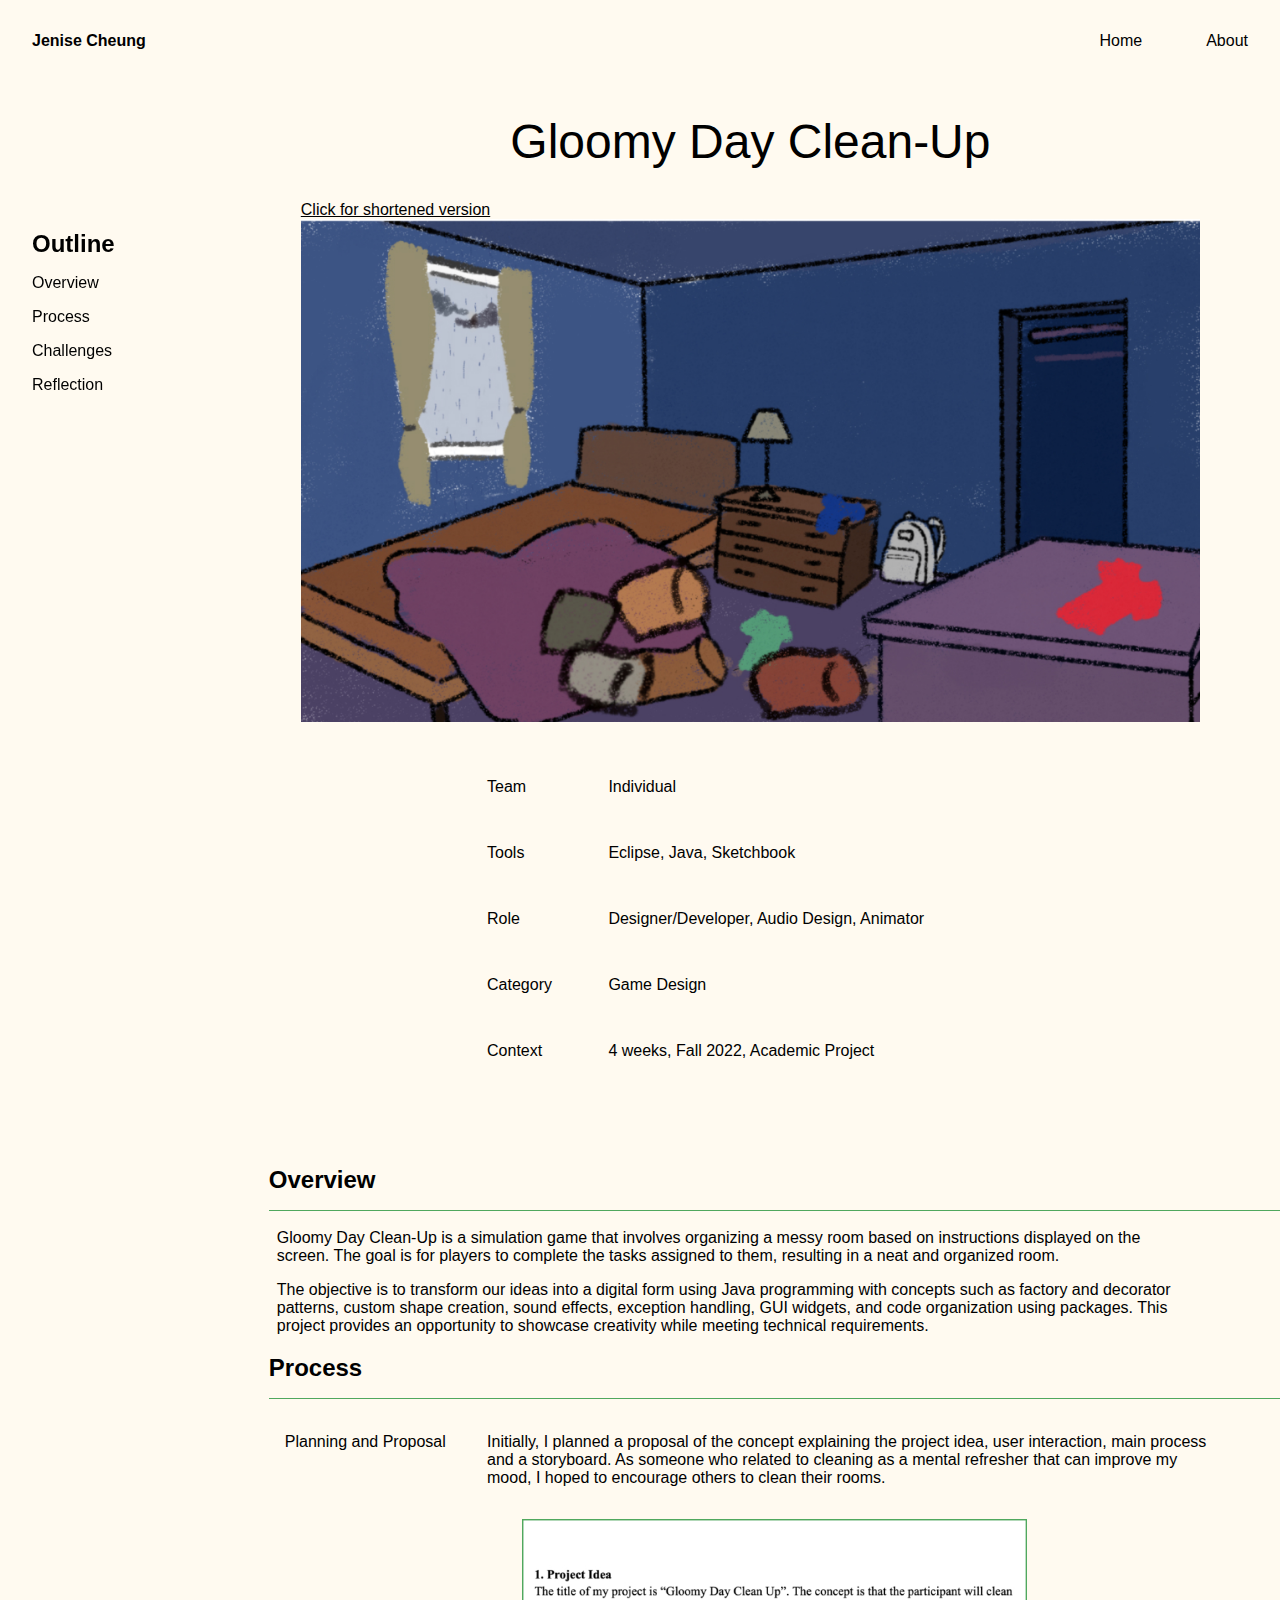
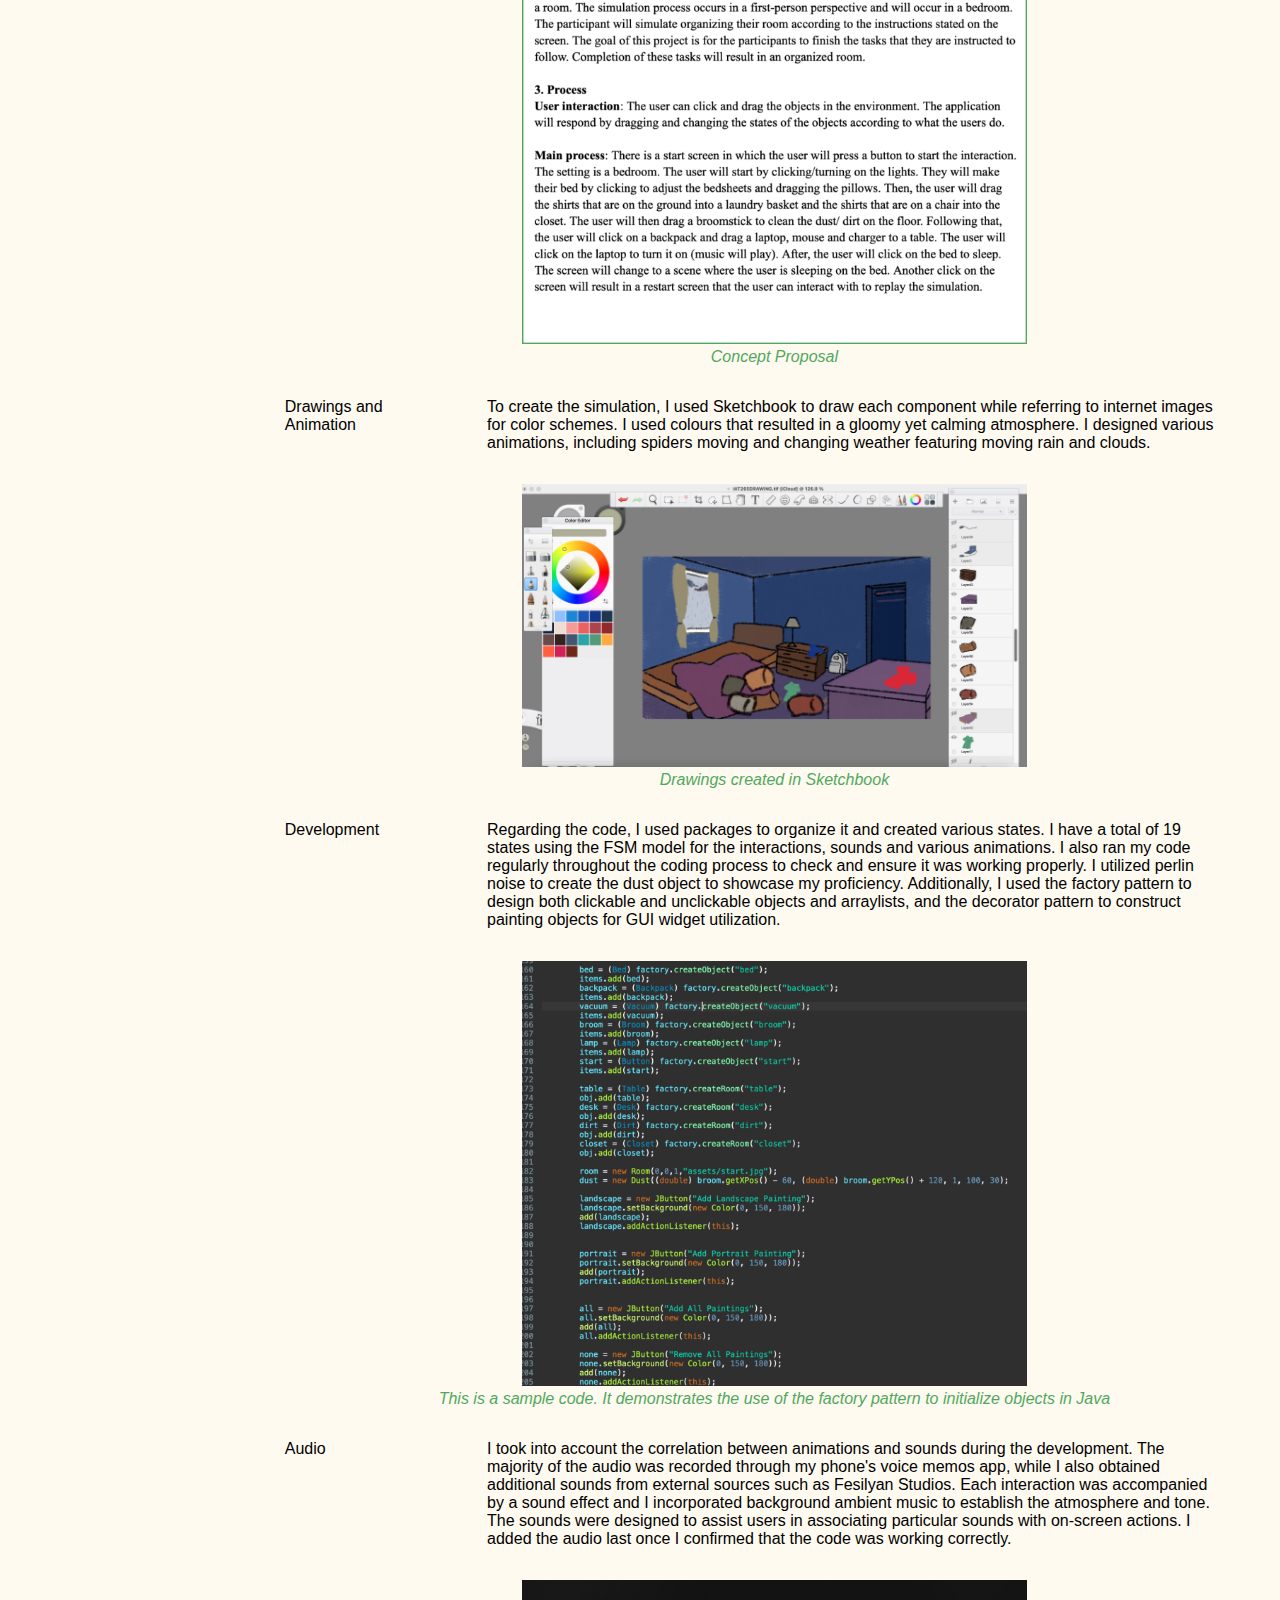
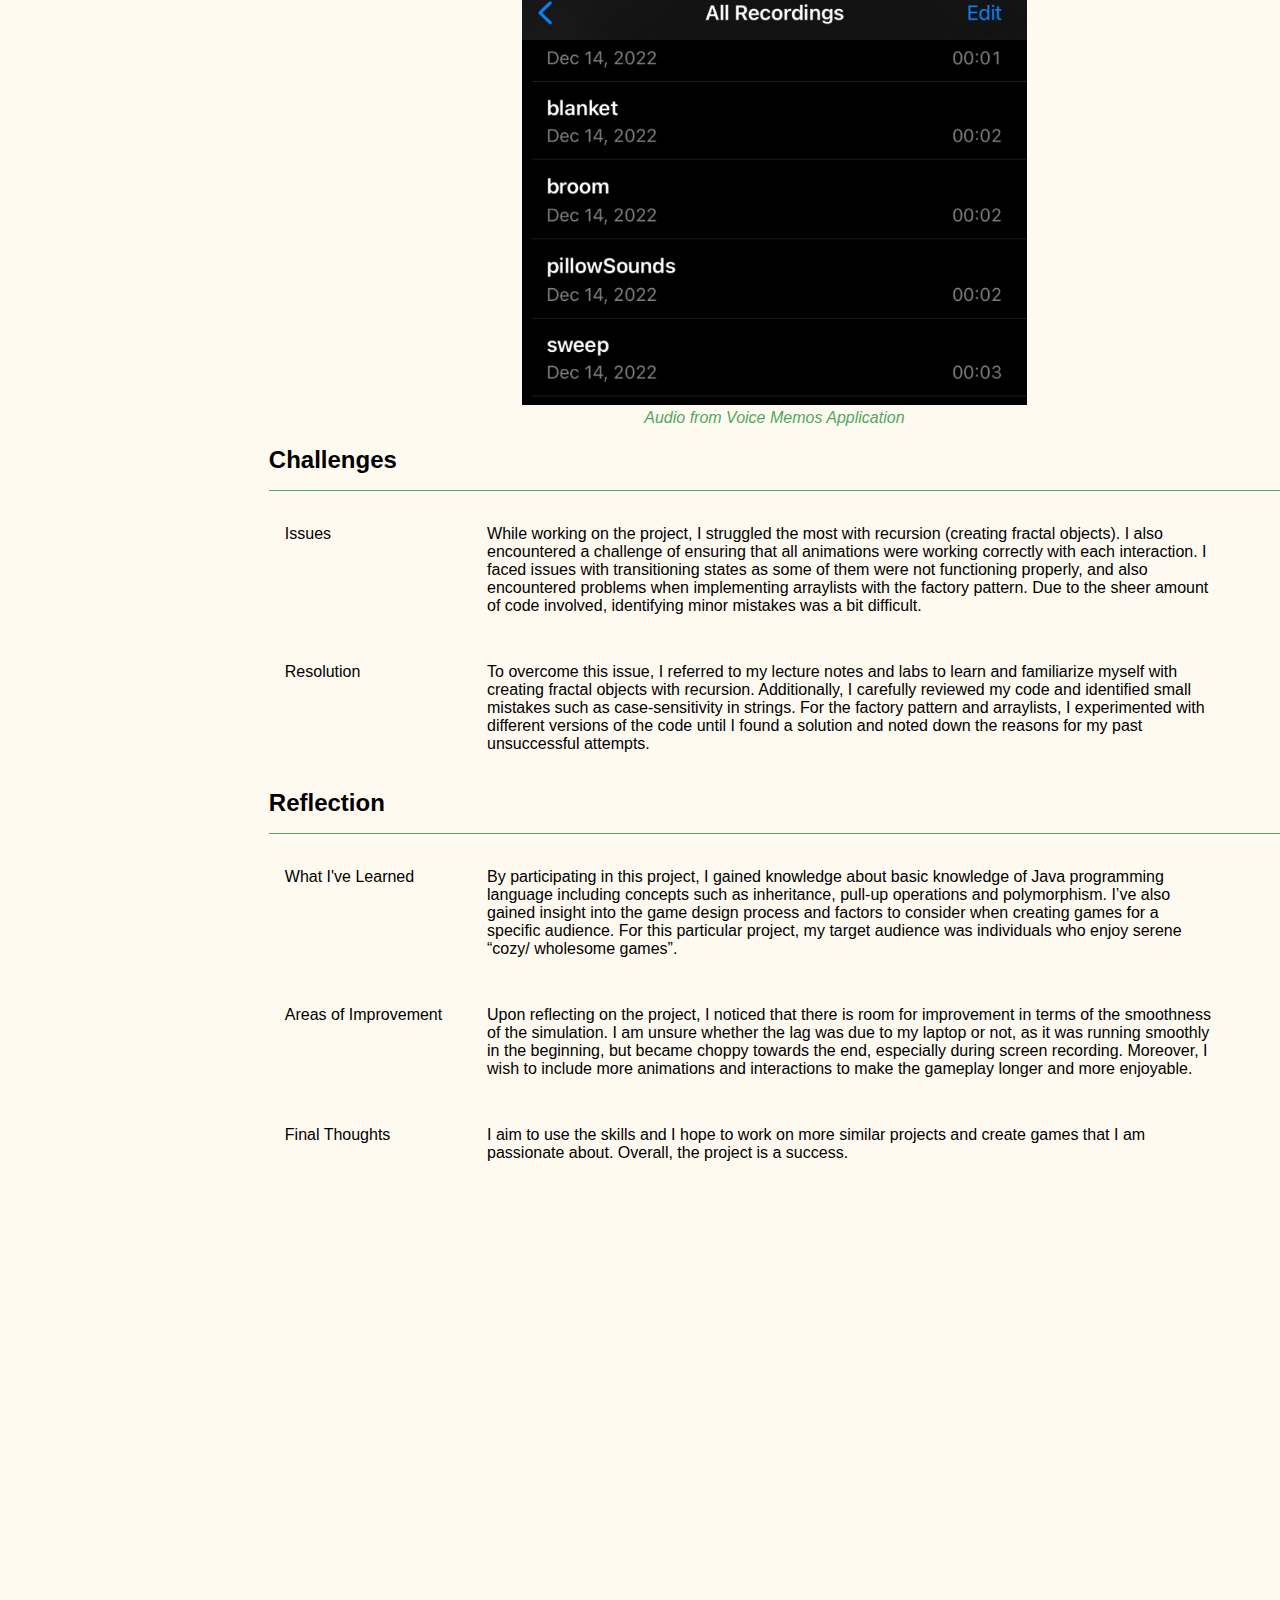
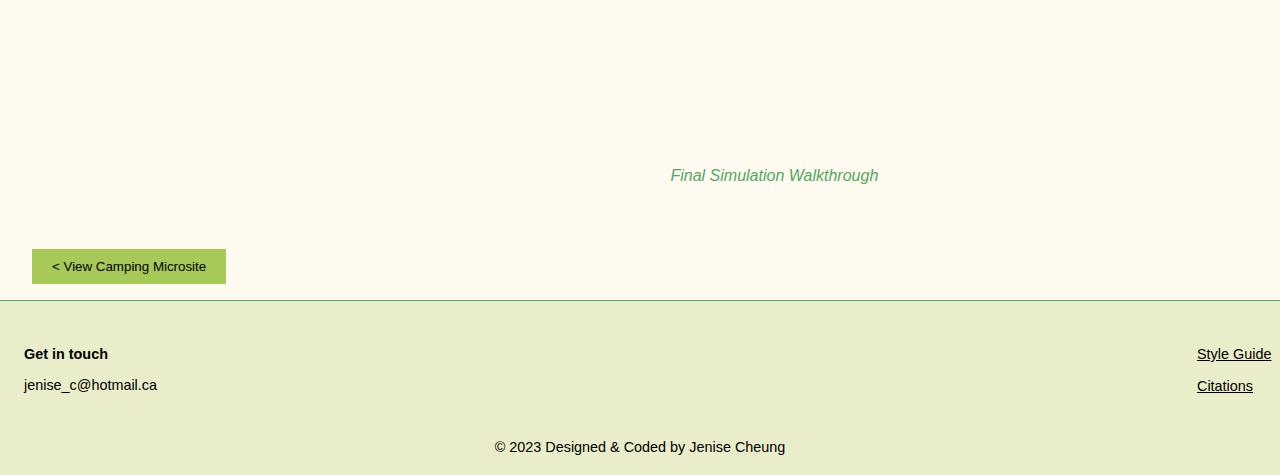
<file: simulation_ext.html>
<!DOCTYPE html>
<html lang="en">

<head>

  <meta charset="utf-8">
  <meta name="viewport" content="width=device-width, initial-scale=1.0">
  <title>Jenise Cheung - Simulation</title>

  <link href="css/main.css" rel="stylesheet">
  <script src="https://code.jquery.com/jquery-3.6.0.min.js"></script>

</head>

<body>
  <header>
    <div class="topbanner">
      <div class="logo"><a href="home.html">Jenise Cheung</a></div>
        <ul>
            <li><a href="home.html" class="button-nav">Home</a></li>
            <li><a href="about.html" class="button-nav">About</a></li>
        </ul>
    </div>
  </header>

  <!--Top Navigation-->
  <div class="menu-wrap">
    <input type="checkbox" class="toggler" id="toggle">
    <div class="menu">
      <div>
        <div>
          <ul>
            <li><a href="home.html" class="button-nav">Home</a></li>
            <li><a href="about.html" class="button-nav">About</a></li>
          </ul>
        </div>
      </div>
    </div>
  </div>
  
  <section class="hamburger">
    <nav class="navbar">
      <div class="container-fluid">
        <button class="navbar-toggler first-button animated-icon1" type="button" data-mdb-toggle="collapse"
          data-mdb-target="#toggle" aria-controls="navbarToggleExternalContent9"
          aria-expanded="false" aria-label="Toggle navigation">
          <span></span><span></span><span></span>
        </button>
      </div>
    </nav>
    <div class="collapse" id="navbarToggleExternalContent9">
    </div>
  </section>
  <!--End of Top Navigation-->

  <!--Back to top navigation-->
  <div class="top-button"></div>
  <!--End of back to top navigation-->

  <section class="index">
    <div class="index-box">
      <div class="index-left">
        <h2>Outline</h2>
        <a href="#overview" class ="in-text-link">Overview</a>
        <a href="#process" class ="in-text-link">Process</a>
        <a href="#challenges" class ="in-text-link">Challenges</a>
        <a href="#reflection" class ="in-text-link">Reflection</a>
      </div>

      <div class="mobile-bottom-nav">
        <input type="checkbox">

        <section class="arrow">
          <nav class="navbar">
              <button class="navbar-toggler first-button animated-icon2" type="button"></button>
          </nav>
        </section>
 
        <div class="bottom-menu">
          <div class="mobile-bottom-nav__item">
            <a href="#overview" class="mobile-bottom-nav__item-content">Overview</a>		
          </div>

          <div class="mobile-bottom-nav__item">
            <a href="#process" class="mobile-bottom-nav__item-content">Process</a>		
          </div>

          <div class="mobile-bottom-nav__item">
            <a href="#challenges" class="mobile-bottom-nav__item-content">Challenges</a>		
          </div>

          <div class="mobile-bottom-nav__item">
            <a href="#reflection" class="mobile-bottom-nav__item-content">Reflection</a>		
          </div>

          <div class="mobile-bottom-nav__item">
          </div>
        </div>
      </div>
      <!--End ofBottom Navigation-->

      <div class="citations-right">
        <div class="starting-intro">
          <h1>Gloomy Day Clean-Up</h1>
          <a href="simulation.html" class ="in-text-link version">Click for shortened version</a>
          <img src="images/room.jpg"  alt="gloomy day clean-up" class="image-intro">
        </div>

        <br>
        <br>
        <div class="intro_section">
          <div class="project-content">
            <div class="group">
              <h2>Team</h2>
            </div>
            <div class="project-description">
              <p>Individual</p>
            </div>
          </div>

          <div class="project-content">
            <div class="group">
              <h2>Tools</h2>
            </div>
            <div class="project-description">
              <p>Eclipse, Java, Sketchbook</p>
            </div>
          </div>

          <div class="project-content">
            <div class="group">
              <h2>Role</h2>
            </div>
            <div class="project-description">
              <p>Designer/Developer, Audio Design, Animator</p>
            </div>
          </div>
          
          <div class="project-content">
            <div class="group">
              <h2>Category</h2>
            </div>
            <div class="project-description">
              <p>Game Design</p>
            </div>
          </div>

          <div class="project-content">
            <div class="group">
              <h2>Context</h2>
            </div>
            <div class="project-description">
              <p>4 weeks, Fall 2022, Academic Project</p>
            </div>
          </div>
        </div>

        <br>
        <br>
        <br>

        <div class="project-explanation">
          <h2 id="overview">Overview</h2>
          <div class="line"></div>
          <br>
          <p>
            Gloomy Day Clean-Up is a simulation game that involves organizing a messy room based on instructions displayed on the screen. The goal is for players to complete the tasks assigned to them, resulting in a neat and organized room.
          </p>
          <p>
            The objective is to transform our ideas into a digital form using Java programming with concepts such as factory and decorator patterns, custom shape creation, sound effects, exception handling, GUI widgets, and code organization using packages. This project provides an opportunity to showcase creativity while meeting technical requirements.
          </p>

          <h2 id="process">Process</h2>
          <div class="line"></div>
          <br>

          <div class="project-content">
            <div class="group">
              <h2>Planning and Proposal</h2>
            </div>
            <div class="project-description">
              <p>Initially, I planned a proposal of the concept explaining the project idea, user interaction, main process and a storyboard. As someone who related to cleaning as a mental refresher that can improve my mood, I hoped to encourage others to clean their rooms.</p>
            </div>
          </div>

          <!--Add Image-->
          <img src="images/process.jpg"  alt="map" class="process-img">
          <div class="grid">
            <p>Concept Proposal</p>
          </div>

          <div class="project-content">
            <div class="group">
              <h2>Drawings and Animation</h2>
            </div>
            <div class="project-description">
              <p>To create the simulation, I used Sketchbook to draw each component while referring to internet images for color schemes. I used colours that resulted in a gloomy yet calming atmosphere. I designed various animations, including spiders moving and changing weather featuring moving rain and clouds.</p>
            </div>
          </div>
          <!--Add Image-->
          <img src="images/drawings.jpg"  alt="map" class="process-img">
          <div class="grid">
            <p>Drawings created in Sketchbook</p>
          </div>
          <div class="project-content">
            <div class="group">
              <h2>Development</h2>
            </div>
            <div class="project-description">
              <p>Regarding the code, I used packages to organize it and created various states. I have a total of 19 states using the FSM model for the interactions, sounds  and various animations. I also ran my code regularly throughout the coding process to check and ensure it was working properly. I utilized perlin noise to create the dust object to showcase my proficiency. Additionally, I used the factory pattern to design both clickable and unclickable objects and arraylists, and the decorator pattern to construct painting objects for GUI widget utilization.</p>
            </div>
          </div>

          <!--Add Image-->
          <img src="images/code.jpg"  alt="map" class="process-img">
          <div class="grid">
            <p>This is a sample code. It demonstrates the use of the factory pattern to initialize objects in Java</p>
          </div>

          <div class="project-content">
            <div class="group">
              <h2>Audio</h2>
            </div>
            <div class="project-description">
              <p>I took into account the correlation between animations and sounds during the development. The majority of the audio was recorded through my phone's voice memos app, while I also obtained additional sounds from external sources such as Fesilyan Studios. Each interaction was accompanied by a sound effect and I incorporated background ambient music to establish the atmosphere and tone. The sounds were designed to assist users in associating particular sounds with on-screen actions. I added the audio last once I confirmed that the code was working correctly. </p>
            </div>
          </div>

          <!--Add Image-->
          <img src="images/audio.jpg"  alt="map" class="process-img">
          <div class="grid">
            <p>Audio from Voice Memos Application</p>
          </div>

          <h2 id="challenges">Challenges</h2>
          <div class="line"></div>
          <br>
          <div class="project-content">
            <div class="group">
              <h2>Issues</h2>
            </div>
            <div class="project-description">
              <p>While working on the project, I struggled the most with recursion (creating fractal objects). I also encountered a challenge of ensuring that all animations were working correctly with each interaction. I faced issues with transitioning states as some of them were not functioning properly, and also encountered problems when implementing arraylists with the factory pattern. Due to the sheer amount of code involved, identifying minor mistakes was a bit difficult.</p>
            </div>
          </div>
          
          <div class="project-content">
            <div class="group">
              <h2>Resolution</h2>
            </div>
            <div class="project-description">
              <p>To overcome this issue, I referred to my lecture notes and labs to learn and familiarize myself with creating fractal objects with recursion. Additionally, I carefully reviewed my code and identified small mistakes such as case-sensitivity in strings. For the factory pattern and arraylists, I experimented with different versions of the code until I found a solution and noted down the reasons for my past unsuccessful attempts. </p>
            </div>
          </div>

          <h2 id="reflection">Reflection</h2>
          <div class="line"></div>
          <br>
          <div class="project-content">
            <div class="group">
              <h2>What I've Learned</h2>
            </div>
            <div class="project-description">
              <p>By participating in this project, I gained knowledge about basic knowledge of Java programming language including concepts such as inheritance, pull-up operations and polymorphism. I’ve also gained insight into the game design process and factors to consider when creating games for a specific audience. For this particular project, my target audience was individuals who enjoy serene “cozy/ wholesome games”.
              </p>
            </div>
          </div>
          
          <div class="project-content">
            <div class="group">
              <h2>Areas of Improvement</h2>
            </div>
            <div class="project-description">
              <p>Upon reflecting on the project, I noticed that there is room for improvement in terms of the smoothness of the simulation. I am unsure whether the lag was due to my laptop or not, as it was running smoothly in the beginning, but became choppy towards the end, especially during screen recording. Moreover, I wish to include more animations and interactions to make the gameplay longer and more enjoyable.</p>
            </div>
          </div>

          <div class="project-content">
            <div class="group">
              <h2>Final Thoughts</h2>
            </div>
            <div class="project-description">
              <p>I aim to use the skills and I hope to work on more similar projects and create games that I am passionate about. Overall, the project is a success.</p>
            </div>
          </div>

          <div class="video">
            <iframe class="iframe" src="https://www.youtube.com/embed/2naYOde5_wM" title="YouTube video player" allow="accelerometer; autoplay; clipboard-write; encrypted-media; gyroscope; picture-in-picture; web-share" allowfullscreen></iframe>
          </div>
          <div class="grid">
            <p>Final Simulation Walkthrough</p>
          </div>


        </div>

        
      </div>
    </div>
  </section>

  <div class="next">
    <input  class = "enter" type="submit" value="< View Camping Microsite" onclick="location.href='simulation.html';">
  </div>


  <div class="line"></div>
  <footer class="site-footer">
    <div class="row">
      <div class="align">
        <div class="contact">
            <p class="footer-text">Get in touch</p>
            <p class="footer-email">jenise_c@hotmail.ca</p>
        </div>
        <div class="style">
          <a href="index.html">Style Guide</a>
          <br>
          <a href="citations.html">Citations</a>
        </div>
      </div>
      <br>
      <br>
      <p class="copyright">© 2023 Designed & Coded by Jenise Cheung</p>
    </div>
  </footer>
  <script src="js/main.js"></script>
</body>
</file>
<file: css/main.css>
.iframe{border:none}body{font-family:"Lato",sans-serif;overflow-x:hidden;margin:0;padding:0;background-color:#FFFAF0}.element{text-align:center;margin-left:auto;margin-right:auto;margin-bottom:2rem}section{margin:0rem}h1{padding:4rem;font-size:3em;font-style:normal;font-weight:lighter;text-align:center}h2{font-size:3em}h3{margin-left:0;text-align:center;font-style:normal;font-weight:normal;font-size:1.5rem}h4{font-style:normal;font-weight:normal}h5{font-style:normal;font-weight:normal}h6{font-style:normal;font-weight:normal}p{width:100%;margin-top:0}a{color:black}a:hover{color:#50A85E}a.active,a.active:hover{color:#50A85E}ul{list-style:none}

/* Overlay --------------- */
.menu-wrap{
  display: none;
}

/* End of Overlay --------------- */
/* Nav --------------- */

nav a:hover, nav a:focus {
  text-decoration: none;
}

.arrow button{
  display: none;
}

.topbanner {
  list-style-type: none;
  margin: 0;
  overflow: hidden;
  display: flex;
  justify-content: space-between;
  background-color: #FFFAF0;
}

.topbanner .logo{
  display: flex;
  flex: 1;
  align-items: center;
  margin-left: 2em;
  text-align: center;
}

.topbanner .logo a{
  text-decoration: none;
  font-weight: bold;
}

.topbanner ul {
  display: flex;
  justify-content: space-evenly;
  list-style-type: none;
  margin: 0;
  padding: 0;
  overflow: hidden;
  background-color: #FFFAF0;
}

li a {
  display: block;
  padding: 2rem;
  text-align: center;
  text-decoration: none;
  transition-property: background-color; 
  transition-duration: 0.5s;
}

li a:hover:not(.active) {
  color: #50A85E;
}

/* Hamburger --------------- */

.hamburger{
  display:none;
}

.mobile-bottom-nav{
  display:none;
}

/* End of Hamburger --------------- */

 /*Back to top Button*/
 .top-button {
  display: inline-block;
  background-color: rgba(212, 163, 115, 0.75);
  backdrop-filter: blur(0.1rem);
  width: 50px;
  height: 50px;
  text-align: center;
  border-radius: 40px;
  position: fixed;
  bottom:calc(50% - 50px);
  left: 13rem;
  transition: background-color .3s, 
    opacity .5s, visibility .5s;
    opacity: 0;
  visibility: hidden;
  z-index: 1000;
}

.top-button::after {
  content: "";
  position: absolute;
  transform: translate(-50%, 175%) rotate(-45deg); 
  width: 10px;
  height: 10px;
  border-top: 2px solid #FFFAF0; 
  border-right: 2px solid #FFFAF0;
}

.top-button:hover {
  cursor: pointer;
  background-color: #A7C957;
}
.top-button:active {
  background-color: #A7C957;
}
.top-button.show {
  opacity: 1;
  visibility: visible;
}

/*End of Back to top Button*/

/* End of Nav --------------- */

/* Footer --------------- */
.site-footer {
  position:relative;
  background-color:#E9EDC9;
  padding: 45px 0.5rem 20px;
  font-size: 0.9rem;
  line-height: 1rem;
  z-index:1;
  overflow:auto;
}

.site-footer .copyright{
  margin-bottom: 0;
  width: 100%;
  text-align: center;
}

.site-footer .style{
  margin-left:calc(100% - 14rem);
  display:flex;
  flex-direction: column;
}

.site-footer .align{
  display:flex;
  flex-direction: row;
}

.site-footer .footer-text{
  margin-left: 1rem;
  font-style: normal;
  font-weight: bold;
}

.site-footer .footer-email{
  margin-left: 1rem;
}
/* End of Footer --------------- */

code {
  background-color: #e9edc9;
  padding: 0.5rem;
  display: block;
  width:100%;
}

/* Layout --------------- */

.index-box {
  margin-left: 1rem;
  display: flex;
  column-gap: 20px;
  flex-direction: column;
}

.index-box h2{
  font-weight:bold;
  font-size: 1.5rem;
}

.index h1 {
  padding: 0;
}

.index {
  width:100%;
}

.index .title{
  text-align: center;
  margin-bottom: 3rem;
  padding:0;
}

.index h2 {
  margin-bottom: 1rem;
}

.index p{
  overflow-wrap: break-word;
}

.index-left {
  width: 15%; 
  margin-left: 1rem;
  display: flex;
  margin-top: 8rem;
  flex-direction: column;
  position: fixed;
} 

.index-left a {
  margin-bottom: 1rem;
  overflow: hidden;
  text-decoration: none;
  color: black;
}

.citations-right { 
  margin-top: 0rem;
  margin-left: 20%;
  justify-content: center;
  /*border-left:1px solid #50A85E;*/
}

.citations-right .line{ 
  overflow-x:hidden;
}

.right-side{
  margin-left: auto;
  margin-right: auto;
  justify-content: center;
}

.citations-right h2 { 
  margin-left: auto;
  margin-right: auto;
}

.right-side h2 {
  text-align: center;
}

.right-side p {
  margin-left: auto;
  margin-right: auto;
}

.right-side .left{
  text-align: left;
  margin-left: 1rem;
}

.normal{
  margin:0;
  margin-left: -1rem;
}

.right-side h3 { 
  position: relative;
  z-index: 1;
  display: inline-block; 
  background-color: #FFFAF0;
  padding-left: 1rem;
  padding-right: 1rem;
}

.citations-right .border {
  margin-left: auto;
  margin-right: auto;
}

.citations-right p { 
  margin-left: 0.5rem;
}

.rendered{
  margin-bottom: 1rem;
}

/* End of Layout --------------- */

/*Index Page*/
.index-content{
  text-align: left;
  border:1px solid #d4a373;
  margin-top:-2.5rem;
  max-width: 75%;
  display: grid;
  grid-template-columns: 1fr 1.5fr;
  margin-left: auto;
  margin-right: auto;
  padding-top:3rem;
  padding-left:2rem;
  padding-right:2rem;
}

.index-combined{
  text-align: left;
  border:1px solid #d4a373;
  margin-top:-2.5rem;
  max-width: 75%;
  display: grid;
  grid-template-columns: 1fr;
  margin-left: auto;
  margin-right: auto;
  padding-top:3rem;
  padding-left:2rem;
  padding-right:2rem;
}

.index-combined .line{
  margin-left: auto;
  margin-right: auto;
  overflow-x:hidden;
}

.index-description{
  text-align: left;
  max-width: 90%;
  margin-top:1.25rem;
  z-index: 1;
}

.index-description .enter{
  margin-top: 0rem;
  margin-bottom: 1rem;
  z-index: 1;
}

.font{
  max-width: 75%;
  margin-left: auto;
  margin-right: auto;
}

.font p{
  text-align: center;
  font-weight:100;
  font-size: medium;
  font-style: normal;
  margin-bottom: 1rem;
  margin-right: 5rem;
}
/*End of Index Page*/

/* Colour Palette --------------- */
.colour-box {
  width: 10vw; /* or any other relative unit */
  height: 10vw;
  border-radius: 50%;
}

.image-container {
  display: flex;
  min-height: auto;
  justify-content: space-evenly;
}

.column{
  max-width:11vw;
  display: flex;
  flex-direction: column;
  overflow: hidden;
  border-radius: 4px;
}

.column p{
  max-width: 100%;
  margin-left:0;
  text-align: center;
}

#black{
  background-color: #000000 ;
}

#brown{
  background-color: #d4a373 ;
}

#yellow_green{
  background-color: #A7C957 ;
}

#grass{
  background-color: #50A85E ;
}

#moss{
  background-color: #E9EDC9 ;
}

#cream{
  border: 1px solid black;
  background-color: #FFFAF0 ;
}
/* End of Colour Palette --------------- */

/* Separation --------------- */
.line{
  height: 1px;
  background-color: #50A85E;
  overflow-x:hidden;
}

.border {
  width: 15rem;
  height: 0.15rem;
  background: #a7c957;
  margin-top: -0.5rem;
  margin-bottom: 2rem;
}
/* End of Separation --------------- */

/* Interactive Items --------------- */
.in-text-link {
  text-decoration:underline;
}

.in-text-link:hover {
  color: #50a85e;
}

.in-text-link.active {
  color: #50a85e;
}

.button-nav{
  background-color: none;
  color:#000000;
  text-decoration: none;
}

.button-nav:hover{
  color:#50A85E;
}

.button-nav:active {
  color: #50a85e;
}

.enter{
  background-color: #a7c957;
  margin-top: 3rem;
  padding: 10px 20px; 
  color:#000000;
  text-decoration: none;
  border: none;
}

.index-description .enter:hover{
  cursor:pointer;
}

.enter:hover{
  background-color:#d4a373;
  cursor:pointer;
}

form {
  border-radius: 10px;
  overflow: hidden;
  width: 20rem;
}

input[type=text]{
  margin-top:0.5rem;
  padding: 1rem;
  border: 1px solid #ccc;
  border-radius: 0.75rem;
  width: 90%;
}

input[type=text]:hover{
  border: 2px solid #50A85E;
}

input[type="radio"] {
  appearance: none;
  width: 1rem;
  height: 1rem;
  border-radius: 50%;
  border: 2px solid gray;
}

input[type="radio"]:checked {
  background-color: #50A85E;
}

.linked-img{
  width:100%;
  height:auto;
  display: block;
  transition: all 0.3s ease-out;
}

.linked-img:hover{
  filter:brightness(70%);
  width:100%;
  height:auto;
}

.overlay-container {
  position: relative;
  display: inline-block;
}

.overlay-container::after {
  content: "";
  position: absolute;
  top: 0;
  left: 0;
  width: 100%;
  height: 100%;
  background-color: rgba(0, 255, 0, 0.05);
  opacity: 0;
  transition: opacity 0.3s ease;
}

.overlay-container:hover::after {
  opacity: 1;
}

/* End of Interactive Items --------------- */

/* Home Layout --------------- */

.content{
  margin-top: 2rem;
  display: grid;
  grid-template-columns: repeat(2, 1fr);
  margin-left: 1rem;
  margin-right: auto;
}

.text{
  margin-left: 1rem;
}

.text h1{
  text-align: left;
  padding:0;
  margin-top: 0;
  margin-bottom: 0;
  font-size:2rem;
}

.text h2{
  text-align: left;
}

.text h3{
  margin-top: 0;
  margin-bottom: 0;
  margin-left: -1rem;
  font-weight: lighter;
  font-style: normal;
  font-size:medium;
}

.text p{
  margin-top: -1.5rem;
  margin-left: 0rem;
  font-weight:100;
  font-style: normal;
  min-width: 15rem;
}

.text{
  align-self: end;
}

.description{
  transform: translate(0%, 50%);
}

.introduction{
  margin-top: 2rem;
  display: grid;
  grid-template-columns: repeat(2, 1fr);
  margin-right: 2rem;
  justify-content: center;
}

.introduction .text{
  min-width: 17rem;
}

.introduction .project-img{
  margin-left: auto;
  margin-right: auto;
}

.project-img{
  max-width:150%;
  height:auto;
  margin-left: auto;
  margin-right: auto;
}

.me{
  max-width:90%;
  height:auto;
  margin-left: auto;
  margin-right: auto;
}

/* End of Home Layout --------------- */

/*About Page*/

.about-content{
  margin:auto;
  display:flex;
  flex: 1;
  margin-top:3rem;
  margin-bottom: 2rem;
  margin-left:15%;
  margin-right: 15%;
}

.me-img{
  display: flex;
  flex-direction: column;
  width:auto;
  min-height: 80%;
  max-height: 100%;
  min-width: 20rem;
}

.me-img img{
  height: auto;
  max-width: 100%;
  margin-top: auto;
  margin-bottom: auto;
}

.right{
  margin-left: 1rem;
  width: 100%;
  margin-top: auto;
  margin-bottom: auto;
  margin-right: 0rem;
}

.right2{
  margin-left: 1rem;
  width: 100%;
  margin-top: auto;
  margin-bottom: auto;
  margin-right: 0rem;
}


/*End of About Page*/


/* Project 1 Page--------------- */

.starting-intro{
  justify-content: center;
  margin-right: 5rem;
  margin-left: 2rem;
}

.image-intro{
  width:100%;
}


.project-content{
  display: grid;
  grid-template-columns: 1fr 4fr;
  margin-bottom: 1rem;
  margin-left: 20%;
  margin-right: 20%;
}

.project-content h2{
  margin: 1rem;
  font-weight:500;
  font-size: medium;
  font-style: normal;
}

.project-content p{
  margin: 1rem;
  font-weight:100;
  font-size: medium;
  font-style: normal;

}
.project-explanation p{
  font-weight:100;
  font-size: medium;
  font-style: normal;
  margin-bottom: 1rem;
  width:90%;
}

.project-explanation .project-content{
  margin-left: auto;
  margin-right: auto;
}


.process-img{
  width:50%;
  display: block;
  margin-left:auto;
  margin-right:auto;
  padding:0;
}

.grid2 .process-img{
  width:100%;
}

.grid2{
  display: grid;
  grid-template-columns: repeat(2, 1fr);
  margin-top: 3rem;
  margin-left: 5rem;
  margin-right: 5rem;
}

.grid2 p{
  width:100%;
  font-weight: normal;
  font-style: italic;
  text-align: center;
  margin-left: 0;
  color:#50A85E;
  margin-top: -2.75rem;
}


.grid p{
  margin-left:auto;
  margin-right:auto;
  font-weight: normal;
  font-style: italic;
  text-align: center;
  color:#50A85E;
  margin-top: .25rem;
}

.next{
  margin-left: 2rem;
  margin-bottom: 1rem;
}

.version{
  text-align: center;
}

.side-lines{
  margin-left: 4rem;
  margin-right: 4rem;
}

/*Carousel*/

.carousel-container{
  position:relative;
  max-width: 80%;
  margin-left: auto;
  margin-right: auto;
}

.carousel-container img{
  border-radius:.5em;
  width:100%;
}

.carousel-img {
  transition: opacity 0.5s ease-in-out;
}

.hidden{
  display:none;
}
.visible{
  display:block;
}
.click{
  display:inline;
}
.prev, .click{
  cursor: pointer;
  position: absolute;
  top: 50%;
  width: auto;
  margin: -1.5em .3em 0 .3em;
  padding: 1em;
  color: #FFFAF0;
  font-weight: bold;
  font-size: 1.2em;
  transition: 0.3s ease;
  border-radius: 40px;
  user-select: none;
  background-color: rgba(212, 163, 115, 0.5);
}

.prev::after{
  content: "";
  position: absolute;
  transform: translate(-50%, -50%) rotate(-135deg); 
  width: 10px;
  height: 10px;
  border-top: 2px solid #FFFAF0; 
  border-right: 2px solid #FFFAF0;
}

.go::after {
  content: "";
  position: absolute;
  transform: translate(-50%, -50%) rotate(45deg); 
  width: 10px;
  height: 10px;
  border-top: 2px solid #FFFAF0; 
  border-right: 2px solid #FFFAF0;
}

.go {
  right:0 ;
}
.click:hover{
  background-color:#A7C957;
  color:#FFFAF0;
}

.slide-numbers{
  text-align: center;
  position:absolute;
  bottom:-1em;
  left:calc(50% - 10px);

}
.dot{
  cursor: pointer;
  height: 10px;
  width: 10px;
  margin: 0 2px;
  background-color: rgba(204,204,204, 0.3);
  border-radius: 50%;
  display: inline-block;
} 

.dot:hover, .live{
  background-color: #50A85E;
  height: 12px;
  width: 12px;
}
.dot:hover{
   box-shadow: 0 0 5px #fff;
}
.carousel-caption{
  max-width:90%;
  padding-left: 3%;;
  margin-top:1.5rem;
  color:#50A85E;
  font-style: italic;
  text-align: center;
}

.carousel-caption p{
  margin-left: auto;
  max-width:100%;
  margin-right: auto;
}

/* End of Project 1 --------------- */
.video {
  position: relative;
  padding-bottom: 56.25%; /* 16:9 Aspect Ratio */
  height: 0;
  overflow: hidden;
  margin-left: auto;
  margin-right: auto;
  width: 90%;
  height: 90%;
}

.video .iframe {
  position: absolute;
  top: 0;
  left: 0;
  width: 100%;
  height: 100%;
}

/*Condense*/
.condense {
  position: absolute;
  top: 0;
}
.hideme {
  opacity: 0;
  z-index: -99999;
}

label:hover {
cursor: pointer;
}
.showme {
  opacity: 1;
}

/*End of Condense*/

/*Citations Page*/
.image-layout {
  max-width: 95%;
  display: flex;
  flex-wrap: wrap;
  min-height: 100%;
}

.image-box {
  padding: 10px;
  max-width: 30%;
  min-width: 30%;
  height: auto;
  display: flex;
  flex-direction: column;
  overflow: hidden;
  border-radius: 4px;
}

.image-box p {
  width:90%;
  font-weight: normal;
  font-style: italic;
  text-align: center;
  color:#50A85E;
  margin-top: .25rem;
}


.image-box img {
  width: 100%;
  border-radius: 4px;
  object-fit: cover;
  height: 275px;
}

.image-box a {
  margin-bottom: 1rem;
  overflow: hidden;
  text-decoration:underline;
  color: #A7C957;
}

.image-box .second-pt{
  color: #000000;
  margin-top: -.75rem;
  font-style: normal;
  font-weight:100;
  font-size: medium;
  font-style: normal;
}

.image-box a:hover {
  margin-bottom: 1rem;
  overflow: hidden;
  text-decoration: none;
  color: #50A85E;
}


.coding a {
  color: #A7C957;
}

.coding a:hover {
  color: #50A85E;
}

/* Responsiveness --------------- */

@media screen and (max-width: 850px) {
  .topbanner{
    display:none;
  }
  .index .title{
    margin-top: 10rem;
  }

  /*Overlayyyyyyyyyyy*/
  /* MENU STYLES */
  .menu-wrap {
    display:contents;
    position: fixed;
    top: 0;
    left: 0;
    padding:0;
    z-index: 3;
    
  }

  .menu-wrap .toggler {
    margin-top:-1rem;
    position: absolute;
    z-index: 4;
    cursor: pointer;
    width: 70px;
    height: 70px;
    opacity: 0;
    right:-25px;
    margin-right:2rem;
    color: #50A85E;
  }
  
  /* Show Menu */
  .menu-wrap .toggler:checked ~ .menu {
    visibility: visible;
  }
  
  .menu-wrap .toggler:checked ~ .menu > div {
    transform: scale(1);
    transition-duration: var(--menu-speed);
  }
  
  .menu-wrap .toggler:checked ~ .menu > div > div {
    opacity: 1;
    transition:  opacity 0.4s ease 0.4s;
  }
  
  .menu-wrap .menu {
    padding:0;
    position: fixed;
    z-index: 3;
    top: 0;
    left: 0;
    text-align: center;
    justify-content: center;
    width: 100%;
    height: 100%;
    visibility: hidden;
    overflow: hidden;
    display: flex;
    align-items: center;
    background-color: #E9EDC9;
    margin-left: 0;
    margin-right: 0;
    opacity: .9;
  }
  
  .menu-wrap .menu > div {
    background: var(--overlay-color);
    border-radius: 50%;
    padding:0;
    margin-left: 0;
    margin-right: 0;
    width: 200vw;
    height: 200vw;
    display: flex;
    flex: none;
    align-items: center;
    justify-content: center;
    transform: scale(0);
    transition: all 0.4s ease;
  }
  
  .menu-wrap .menu > div > div {
    text-align: center;
    max-width: 90vw;
    max-height: 100vh;
    opacity: 0;
    transition: opacity 0.4s ease;
    margin-left: 0;
    margin-right: 0;
    padding:0;
  }

  body.no-scroll {
    overflow: hidden;
  }

  .menu-wrap .menu > div > div{
    margin: 0;
    padding: 0;
    text-align: center;

  }
  
  .menu-wrap .menu > div > div > ul > li {
    list-style: none;
    color: #000000;
    font-size: 1.5rem;
    margin-left: -2rem;
    padding-top: 1rem;
    padding-left: 0rem;
    padding-right: 0rem;
 
  }

  .menu-wrap .menu > div > div > ul > li:hover {
    color: #50A85E;
  }
  
  .menu-wrap .menu > div > div > ul > li > a {
    color: inherit;
    text-decoration: none;
    transition: color 0.4s ease;
  }
  
  /*End of Overlayyyyyyyyy*/ 

  .hamburger{
    display:contents;
  }

  .hamburger nav{
    margin-top:2rem;
  }

  button{
    background-color: #FFFAF0;
    border:none;
  }
  
  .animated-icon1{
    z-index: 3;
    width: 30px;
    height: 20px;
    margin-top:0.5rem;
    margin-bottom:0.5rem;
    position: absolute;
    right:-27px;
    margin-right:3rem;
    -webkit-transform: rotate(0deg);
    -moz-transform: rotate(0deg);
    -o-transform: rotate(0deg);
    transform: rotate(0deg);
    -webkit-transition: .5s ease-in-out;
    -moz-transition: .5s ease-in-out;
    -o-transition: .5s ease-in-out;
    transition: .5s ease-in-out;
    cursor: pointer;
    background: var(--primary-color);
  }

  .animated-icon2{
    z-index: 3;
    width: 30px;
    height: 20px;
    margin-top:0.5rem;
    margin-bottom:0.5rem;
    position: absolute;
    right:0;
    margin-right:3rem;
    -webkit-transform: rotate(0deg);
    -moz-transform: rotate(0deg);
    -o-transform: rotate(0deg);
    transform: rotate(0deg);
    -webkit-transition: .5s ease-in-out;
    -moz-transition: .5s ease-in-out;
    -o-transition: .5s ease-in-out;
    transition: .5s ease-in-out;
    cursor: pointer;
    background: var(--primary-color);
  }
  
  .animated-icon1 span {
    display: block;
    position: absolute;
    height: 3px;
    width: 100%;
    border-radius: 9px;
    opacity: 1;
    left: 0;
    -webkit-transform: rotate(0deg);
    -moz-transform: rotate(0deg);
    -o-transform: rotate(0deg);
    transform: rotate(0deg);
    -webkit-transition: .25s ease-in-out;
    -moz-transition: .25s ease-in-out;
    -o-transition: .25s ease-in-out;
    transition: .25s ease-in-out;
  }

  .animated-icon1 span {
    background: #d4a373;
  }
  
  .animated-icon1 span:nth-child(1) {
    top: 0px;
  }
  
  .animated-icon1 span:nth-child(2) {
    top: 10px;
  }
  
  .animated-icon1 span:nth-child(3) {
    top: 20px;
  }
  
  .animated-icon1.open span:nth-child(1) {
    top: 11px;
    -webkit-transform: rotate(135deg);
    -moz-transform: rotate(135deg);
    -o-transform: rotate(135deg);
    transform: rotate(135deg);
  }
  
  .animated-icon1.open span:nth-child(2) {
    opacity: 0;
  }
  
  .animated-icon1.open span:nth-child(3) {
    top: 11px;
    -webkit-transform: rotate(-135deg);
    -moz-transform: rotate(-135deg);
    -o-transform: rotate(-135deg);
    transform: rotate(-135deg);
  }
  /*End of Hamburger Page*/

  .top-button {
    left:auto;
    bottom:11.5rem;
    right: 13px;
  }

  /*Bottom Navigation*/

  .mobile-bottom-nav{
    display: block;
    position: relative;
    top: 50px;
    left: 60px;
    -webkit-user-select: none;
    user-select: none;
  }

  .mobile-bottom-nav__item{
    flex-grow:1;
    text-align:center;
    font-size:12px;
    display:flex;
    flex-direction:column;
    justify-content:center;
  }

  .mobile-bottom-nav a{
    text-decoration: none;  
    transition: color 0.3s ease;
  }

  .mobile-bottom-nav a:hover{
    color: #50A85E;
  }

 .mobile-bottom-nav input[type="checkbox"] {
  display: block;
  width: 50px;
  height: 32px;
  position: fixed;
  bottom: 30px;
  right: 0px;
  cursor: pointer;
  opacity: 0;
  z-index: 4; /* and place it over the hamburger */
  -webkit-touch-callout: none;
  border-radius: 50%; /* make the checkbox round */
  }

  .bottom-menu{
    position: fixed;
    width: 95%;
    height:50px;
    bottom: 25px;
    margin: -100px 0 0 -50px;
    padding-right: 50px;
    padding-left: 5px;
    padding-top: 0rem;
    padding-bottom: 0rem;
    border-radius: 40px; 
    background-color: rgba(212, 163, 115, 0.5);
    backdrop-filter: blur(0.1rem);
    list-style-type: none;
    -webkit-font-smoothing: antialiased;
    /* to stop flickering of text in safari */
    
    transform-origin: 0% 0%;
    transform: translate(100%, 0);
    
    transition: transform 0.5s cubic-bezier(0.77,0.2,0.05,1.0);
    display:flex;
    z-index:2;
  }
  /*
  * And let's slide it in from the left
  */
  .mobile-bottom-nav input:checked ~ .bottom-menu {
    transform: none;
  }
  
  .arrow button{
    display: block;
  }

  .mobile-bottom-nav input:checked ~ .arrow button {
    transform: rotate(180deg);
    background-color: rgba(212, 163, 115, 0);
    backdrop-filter: blur(0);
  }

  .mobile-bottom-nav input:checked ~ .arrow button:before {
    border-top: 2px solid #A7C957; 
    border-right: 2px solid #A7C957;
  }

  .mobile-bottom-nav input:hover ~ .arrow button {
    background-color: #A7C957;
  }

  .mobile-bottom-nav input:checked ~ .arrow button{
    background-color: rgba(212, 163, 115, 0);
  }

  .arrow button{
    width: 50px;
    height: 50px;
    bottom: 17px;
    right: -35px;
    position: fixed;
    z-index: 3;
    background-color: rgba(212, 163, 115);
    backdrop-filter: blur(0.1rem);
    border-radius: 40px;
  }

  .arrow button:hover{
    background-color: #A7C957;
  }

  .arrow button:before {
    content: "";
    position: absolute;
    transform: translate(-30%, -50%) rotate(-135deg); 
    width: 10px;
    height: 10px;
    border-top: 2px solid #FFFAF0; 
    border-right: 2px solid #FFFAF0;
    transition: transform 0.3s ease-in-out;
  }

  /*End of Bottom Navigation*/
  
  .content{
    display: flex;
    flex-direction: column;
  }

  .introduction{
    display: flex;
    flex-direction: column;
    min-width: auto;
    justify-content: center;
    align-items: center;
    margin-left:0;
    margin-right:0;
    padding:0;
  }

  .introduction h1{
    margin-top:3rem;
    margin-right: 0;
  }

  .introduction p{
    min-width: auto;
  }

  .introduction .project-img{
    text-align: center;
    width:auto;
    margin-left:auto;
    margin-right:auto;
  }

  .introduction-background{
    margin-top: -29rem;
  }

  .headertop .mobile-icon{
    display: block;
  }

  .index {
    overflow: hidden;
    width:100%;
  }

  .index-left {
    display: none;
  }

  /*
  .index-left {
    width: 100%;
    margin-left: 0;
    padding:0;
    position: relative;
    text-align: center;
  }

  */

  .index-box {
    max-width: 100%;
    display: flex;
    margin-left: 0rem;
    margin-right: 1rem;
  }

  .citations-right{
    margin-left:1% ;
    margin-right:1% ;
  }

  .citations-right { 
    border-left:none;
  }

  .nav-example ul{
    flex-direction: column;
  }

  .vertical-line{
    display:none;
  }

  /*Index pages*/
  .column{
    max-width:30%;
  }

  .column .note{
    display:none;
  }

  .image-container {
    flex-wrap: wrap;
    width:100%;
  }

  .colour-box {
    margin-left:1rem;
    margin-right:1rem;
    width: 16vw; /* or any other relative unit */
    height: 16vw;
    border-radius: 50%;
  }

  .right-side{
    margin-left: auto;
    margin-right: auto;
  }

  .right-side .left{
    margin-left: auto;
    margin-right: auto;
  }
  
  
  .right-side h2 {
    margin-left: 0rem;
  }

  /*End of Index pages*/

  /*Home Page*/

  /*End of Home Page*/

  .me{
    margin-top: 10rem;
    max-width:100%;
    text-align: center;
    height:auto;
  }
  


  /*About me*/

  .about-content{
    display: flex;
    flex-direction: column;
    justify-content: center;
    margin-left: auto;
    margin-right: auto;
  }

  .me-img{
    width: 70%;
    margin-bottom: 2rem;
    margin-left:auto;
    margin-right: auto;
  }

  .right{
    text-align: center;
    margin-left: auto;
    margin-right: auto;
  }

  .right2{
    margin-left: auto;
    margin-right: auto;
    width:80%;
  }

  .right2 h1{
    text-align: center;
  }

  .right h1{
    text-align: center;
  }


  .text{
    margin-left: 0rem;
  }

  .text h1{
    margin: 0;
  }

  .text h3{
    margin: 0;
    padding:0;

  }

  .text p{
    margin-top: 0rem;
    margin-left: 0rem;
    font-weight:100;
    font-style: normal;
    min-width: 15rem;
  }


  /*End of About me*/

  /*Project Pages*/

  .project-content{
    display:block;
  }

  .intro_section .project-content{
    margin-left: 1rem;
    margin-right: 1rem;
  }

  .project-explanation p{
    margin-left: 1rem;
  }

  .project-explanation h2{
    margin-left: 1rem;
  }
  
  .process-img{
    width: 50%;
  }

  .starting-intro{
    margin-right: 1rem;
  }

  .video{
    width:100%;
  }

  

  /*End of Project Pages*/

  /*Citations*/
  .image-layout {
    margin-left: 1rem;
    margin-right: auto;
    padding:0;
    flex-direction: column;
    max-width: 100%;
  }

  .image-layout .image-box {
    max-width: 75%;
    flex-direction: column;
    margin-left: auto;
    margin-right: auto;
  }

  .image-layout .image-box img {
    width: 100%;
    height: 100%;
  }


  .font{
    max-width: 100%;
  }

  .font p{
    text-align: center;
    font-weight:100;
    font-size: medium;
    font-style: normal;
    margin-bottom: 1rem;
    margin-right: 5rem;
  }
  /*End of Citations page*/
  .index-combined{
    max-width: 95%;
    margin-left: 1rem;
    margin-right: auto;
    padding-top:3rem;
    padding-left: 0.5rem;
    padding-right: 0.5rem;
  }

  .index-content{
    max-width: 95%;
    margin-left: 1rem;
    margin-right: auto;
    padding-top:3rem;
    padding-left: 0.5rem;
    padding-right: 0.5rem;
  }

  .citations-right .line{ 
    margin-left: 1rem;
  }

}


/* End of Responsiveness --------------- */
</file>
<file: css/index.css>
.topbanner2 {
  list-style-type: none;
  margin: 0;
  overflow: hidden;
  display: flex;
  justify-content: space-between;
  background-color: #FFFAF0;
}

.topbanner2 .logo{
  display: flex;
  flex: 1;
  align-items: center;
  margin-left: 2em;
  text-align: center;
}

.topbanner2 .logo a{
  text-decoration: none;
  font-weight: bold;
}

.topbanner2 ul {
  display: flex;
  justify-content: space-evenly;
  list-style-type: none;
  margin: 0;
  padding: 0;
  overflow: hidden;
  background-color: #FFFAF0;
}

/*Top button*/
.top-button-2 {
  display: inline-block;
  background-color: rgba(212, 163, 115, 0.75);
  backdrop-filter: blur(0.1rem);
  width: 50px;
  height: 50px;
  margin-left: auto;
  margin-left: auto;
  text-align: center;
  border-radius: 40px;
  position: relative;
}

.top-button-2::after {
  content: "";
  position: absolute;
  transform: translate(-50%, 175%) rotate(-45deg); 
  width: 10px;
  height: 10px;
  border-top: 2px solid #FFFAF0; 
  border-right: 2px solid #FFFAF0;
}

.top-button-2:hover {
  cursor: pointer;
  background-color: #A7C957;
}

/*Side-nav*/
.index-left-2 {
  margin-left: auto;
  margin-right: auto;
  display: flex;
  margin-top: 0rem;
  flex-direction: column;
  position: relative;
} 

.index-left-2 a {
  margin-bottom: 1rem;
  margin-left: 1rem;
  overflow: hidden;
  text-decoration: none;
  color: black;
  text-align: left;
}

.index-left-2 h2 {
  text-align: left;

}

/*Bottom nav*/


.mobile-bottom-nav-2{
  overflow-x:hidden;
  display: block;
  position: relative;
  margin-left: 12rem;
  margin-bottom: 4rem;
  -webkit-user-select: none;
  user-select: none;
}

.arrow-3 button{
  width: 50px;
  height: 50px;
  margin-bottom:auto;
  margin-top:auto;
  position: relative;
  z-index: 3;
  background-color: rgba(212, 163, 115);
  backdrop-filter: blur(0.1rem);
  border-radius: 40px;
  border: none;
  cursor: pointer;
}

.arrow-3 button:hover{
  background-color: #A7C957;
}

.arrow-3 button:before {
  content: "";
  position: absolute;
  transform: translate(-30%, -50%) rotate(-135deg); 
  width: 10px;
  height: 10px;
  border-top: 2px solid #FFFAF0; 
  border-right: 2px solid #FFFAF0;
  transition: transform 0.3s ease-in-out;
}


.arrow-2 button{
  width: 50px;
  height: 50px;
  margin-left: 75%;
  margin-bottom:auto;
  margin-top:auto;
  position: relative;
  z-index: 3;
  background-color: rgba(212, 163, 115);
  backdrop-filter: blur(0.1rem);
  border-radius: 40px;
  border: none;
}

.arrow-2 button:hover{
  background-color: #A7C957;
}

.arrow-2 button:before {
  content: "";
  position: absolute;
  transform: translate(-30%, -50%) rotate(-135deg); 
  width: 10px;
  height: 10px;
  border-top: 2px solid #FFFAF0; 
  border-right: 2px solid #FFFAF0;
  transition: transform 0.3s ease-in-out;
}


.mobile-bottom-nav-2 input:checked ~ .arrow-2 button {
  transform: rotate(180deg);
  background-color: rgba(212, 163, 115, 0);
  backdrop-filter: blur(0);
}

.mobile-bottom-nav-2__item{
  flex-grow:1;
  text-align:center;
  font-size:12px;
  display:flex;
  flex-direction:column;
  justify-content:center;
 }

.mobile-bottom-nav-2 a{
  text-decoration: none;  
  transition: color 0.3s ease;
}

.mobile-bottom-nav-2 a:hover{
  color: #50A85E;
}

 .mobile-bottom-nav-2 input[type="checkbox"] {
  display: block;
  width: 50px;
  height: 50px;
  margin-left: 75%;
  position: absolute;
  cursor: pointer;
  opacity: 0;
  z-index: 4; /* and place it over the hamburger */
  -webkit-touch-callout: none;
  border-radius: 50%; /* make the checkbox round */
  }

.bottom-menu-2{
  position: absolute;
  width: 100%;
  height:50px;
  margin-left:0;
  padding-right: 50px;
  margin-top:-3.15rem;
  border-radius: 40px; 
  background-color: rgba(212, 163, 115, 0.5);
  backdrop-filter: blur(0.1rem);
  list-style-type: none;
  -webkit-font-smoothing: antialiased;
  /* to stop flickering of text in safari */
  
  transform-origin: 0% 0%;
  transform: translate(100%, 0);
  
  transition: transform 0.5s cubic-bezier(0.77,0.2,0.05,1.0);
  display:flex;
  z-index:2;
}

.mobile-bottom-nav-2 input:checked ~ .arrow-2 button:before {
  border-top: 2px solid #A7C957; 
  border-right: 2px solid #A7C957;
}

.mobile-bottom-nav-2 input:hover ~ .arrow-2 button {
  background-color: #A7C957;
}

.mobile-bottom-nav-2 input:checked ~ .arrow-2 button{
  background-color: rgba(212, 163, 115, 0);
}

/*
 And let's slide it in from the left
*/
.mobile-bottom-nav-2 input:checked ~ .bottom-menu-2 {
  transform: none;
}

/*Combining index*/


.index-combined-2{
  text-align: left;
  border:1px solid #d4a373;
  margin-top:-2.5rem;
  max-width: 75%;
  display: grid;
  grid-template-columns: 1fr;
  margin-left: auto;
  margin-right: auto;
  padding-top:3rem;
  padding-left:2rem;
  padding-right:2rem;
}

.index-combined-2 .line{
  margin-left: 1rem;
  margin-right: 1rem;
  overflow-x:hidden;
}

/*hamburger animation*/
.hamburger-2{
  display:contents;
}

.hamburger-2 nav{
  margin-top:2rem;
}

button{
  background-color: #FFFAF0;
  border:none;
}

.animated-icon1-2{
  z-index: 3;
  width: 30px;
  height: 20px;
  position: absolute;
  margin-left:50%;
  margin-top:-3rem;
  -webkit-transform: rotate(0deg);
  -moz-transform: rotate(0deg);
  -o-transform: rotate(0deg);
  transform: rotate(0deg);
  -webkit-transition: .5s ease-in-out;
  -moz-transition: .5s ease-in-out;
  -o-transition: .5s ease-in-out;
  transition: .5s ease-in-out;
  cursor: pointer;
  background: var(--primary-color);
}

 
.animated-icon1-2 span {
  display: block;
  position: absolute;
  height: 3px;
  width: 100%;
  border-radius: 9px;
  opacity: 1;
  left: 0;
  -webkit-transform: rotate(0deg);
  -moz-transform: rotate(0deg);
  -o-transform: rotate(0deg);
  transform: rotate(0deg);
  -webkit-transition: .25s ease-in-out;
  -moz-transition: .25s ease-in-out;
  -o-transition: .25s ease-in-out;
  transition: .25s ease-in-out;
}

.animated-icon1-2 span {
  background: #d4a373;
}

.animated-icon1-2 span:nth-child(1) {
  top: 0px;
}

.animated-icon1-2 span:nth-child(2) {
  top: 10px;
}

.animated-icon1-2 span:nth-child(3) {
  top: 20px;
}

.animated-icon1-2.open span:nth-child(1) {
  top: 11px;
  -webkit-transform: rotate(135deg);
  -moz-transform: rotate(135deg);
  -o-transform: rotate(135deg);
  transform: rotate(135deg);
}

.animated-icon1-2.open span:nth-child(2) {
  opacity: 0;
}

.animated-icon1-2.open span:nth-child(3) {
  top: 11px;
  -webkit-transform: rotate(-135deg);
  -moz-transform: rotate(-135deg);
  -o-transform: rotate(-135deg);
  transform: rotate(-135deg);
}
/*End of Hamburger Page*/

/*OVERLAY*/

.menu-wrap-2 {
  display:contents;
  position: fixed;
  top: 0;
  left: 0;
  padding:0;
  z-index: 3;
  
}

.menu-wrap-2 .toggler {
  margin-top:26rem;
  margin-left:50%;
  position: absolute;
  z-index: 4;
  cursor: pointer;
  width: 70px;
  height: 70px;
  opacity: 0;
  color: #50A85E;
}

/* Show Menu */
.menu-wrap-2 .toggler:checked ~ .menu {
  visibility: visible;
}

.menu-wrap-2 .toggler:checked ~ .menu > div {
  transform: scale(1);
  transition-duration: var(--menu-speed);
}

.menu-wrap-2 .toggler:checked ~ .menu > div > div {
  opacity: 1;
  transition:  opacity 0.4s ease 0.4s;
}

.menu-wrap-2 .menu {
  padding:0;
  position: fixed;
  z-index: 3;
  top: 0;
  left: 0;
  text-align: center;
  justify-content: center;
  width: 100%;
  height: 100%;
  visibility: hidden;
  overflow: hidden;
  display: flex;
  align-items: center;
  background-color: #E9EDC9;
  margin-left: 0;
  margin-right: 0;
  opacity: .9;
}

.menu-wrap-2 .menu > div {
  background: var(--overlay-color);
  border-radius: 50%;
  padding:0;
  margin-left: 0;
  margin-right: 0;
  width: 200vw;
  height: 200vw;
  display: flex;
  flex: none;
  align-items: center;
  justify-content: center;
  transform: scale(0);
  transition: all 0.4s ease;
}

.menu-wrap-2 .menu > div > div {
  text-align: center;
  max-width: 90vw;
  max-height: 100vh;
  opacity: 0;
  transition: opacity 0.4s ease;
  margin-left: 0;
  margin-right: 0;
  padding:0;
}

body.no-scroll {
  overflow: hidden;
}

.menu-wrap-2 .menu > div > div{
  margin: 0;
  padding: 0;
  text-align: center;

}

.menu-wrap-2 .menu > div > div > ul > li {
  list-style: none;
  color: #000000;
  font-size: 1.5rem;
  margin-left: -2rem;
  padding-top: 1rem;
  padding-left: 0rem;
  padding-right: 0rem;

}

.menu-wrap-2 .menu > div > div > ul > li:hover {
  color: #50A85E;
}

.menu-wrap-2 .menu > div > div > ul > li > a {
  color: inherit;
  text-decoration: none;
  transition: color 0.4s ease;
}



@media screen and (max-width: 850px) {
  
  .arrow-2 button{
    width: 50px;
    height: 50px;
    left: 7%;
    margin-bottom:auto;
    margin-top:auto;
    position: relative;
    z-index: 3;
    background-color: rgba(212, 163, 115);
    backdrop-filter: blur(0.1rem);
    border-radius: 40px;
    border: none;
  }
  
  .mobile-bottom-nav-2 input[type="checkbox"] {
    display: block;
    width: 50px;
    height: 50px;
    left: 7%;
    position: absolute;
    cursor: pointer;
    opacity: 0;
    z-index: 4; /* and place it over the hamburger */
    -webkit-touch-callout: none;
    border-radius: 50%; /* make the checkbox round */
  }


  .mobile-bottom-nav-2{
    max-width: 100%;
    margin-left: 0rem;
    margin-bottom: 0rem;
    height:5rem;
  }

  
  .bottom-menu-2{
    position: absolute;
    width: 100%;
    height:50px;
    margin-left:0%;
    padding-right: 50px;
    margin-top:-3.15rem;
    border-radius: 40px; 
    background-color: rgba(212, 163, 115, 0.5);
    backdrop-filter: blur(0.1rem);
    list-style-type: none;
    -webkit-font-smoothing: antialiased;
    /* to stop flickering of text in safari */
      
    transform-origin: 0% 0%;
    transform: translate(100%, 0);
  
    transition: transform 0.5s cubic-bezier(0.77,0.2,0.05,1.0);
    display:flex;
    z-index:2;
  }

  .index-combined-2{
    border:1px solid #d4a373;
    margin-top:-2.5rem;
    max-width: 100%;

    margin-left: 2rem;
    margin-right: auto;
    padding-top:3rem;
    padding-left: 0.5rem;
    padding-right: 0.5rem;

  }

}
</file>
